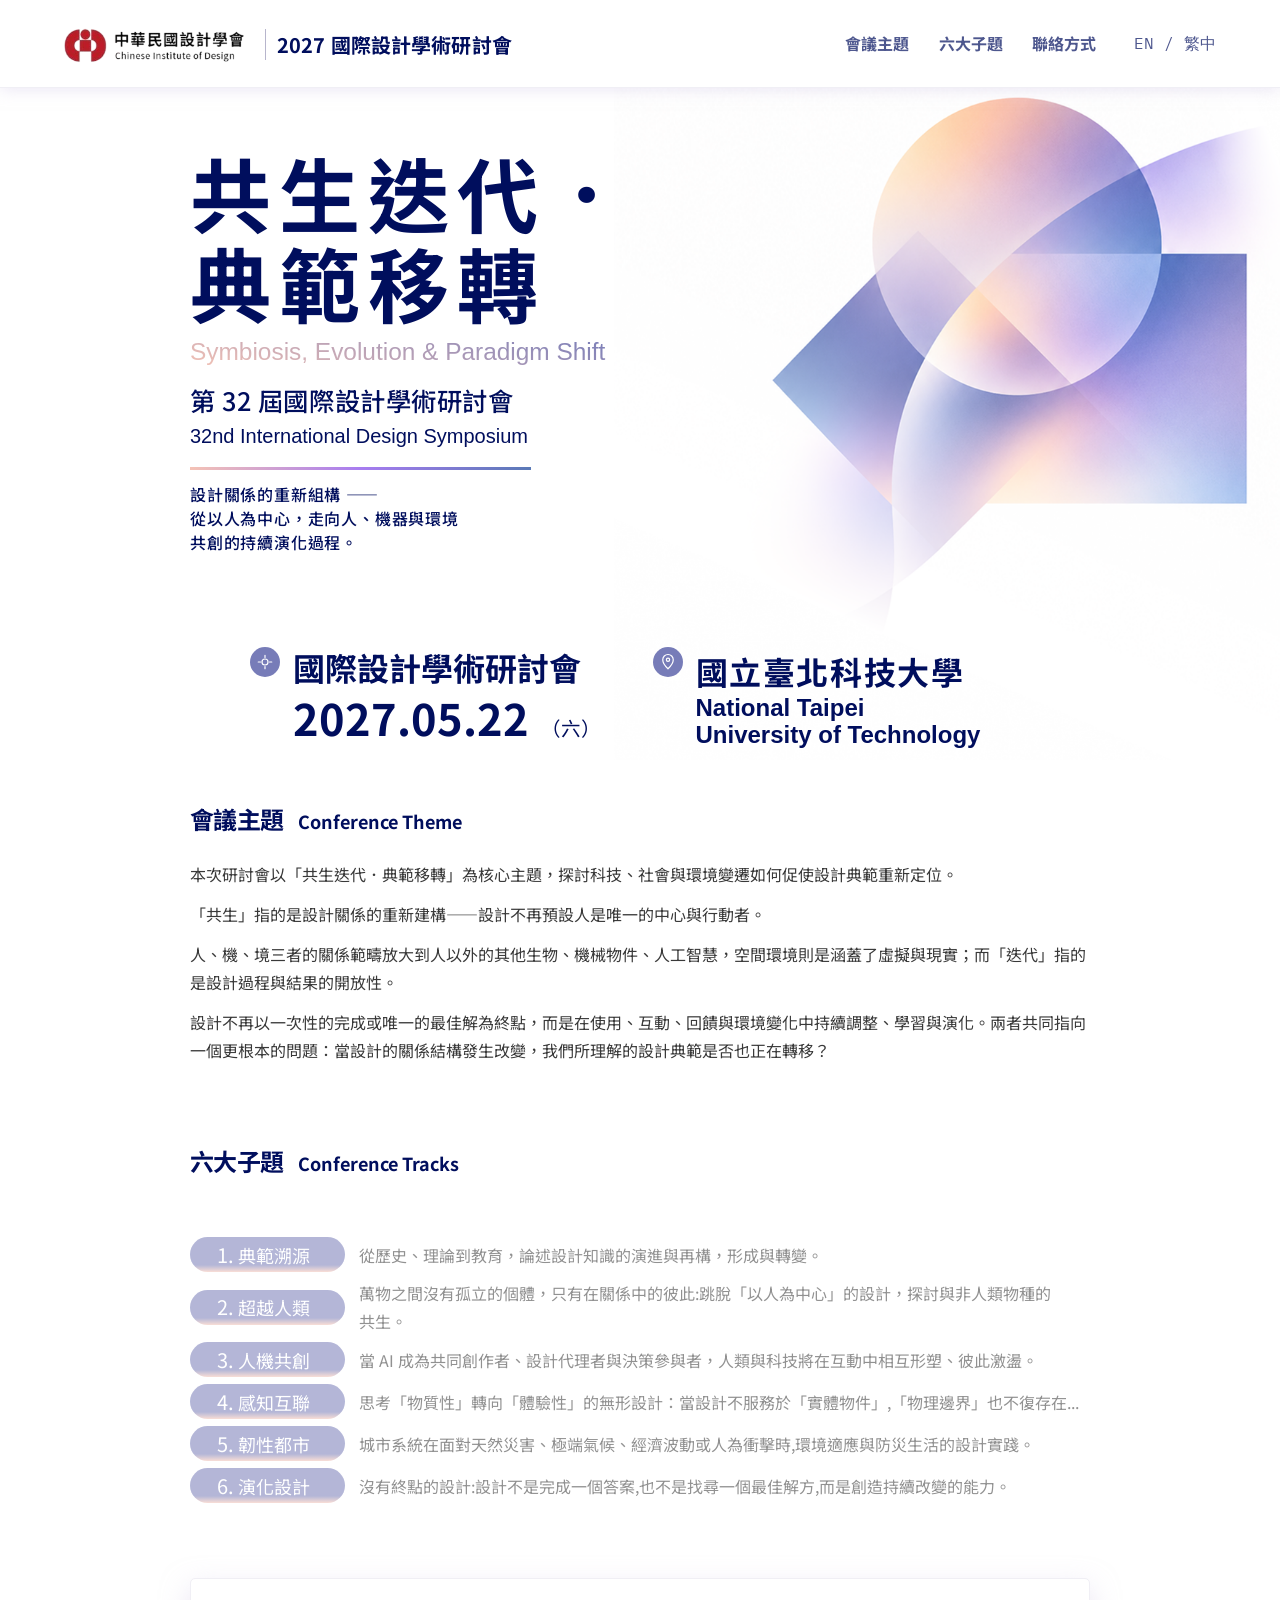
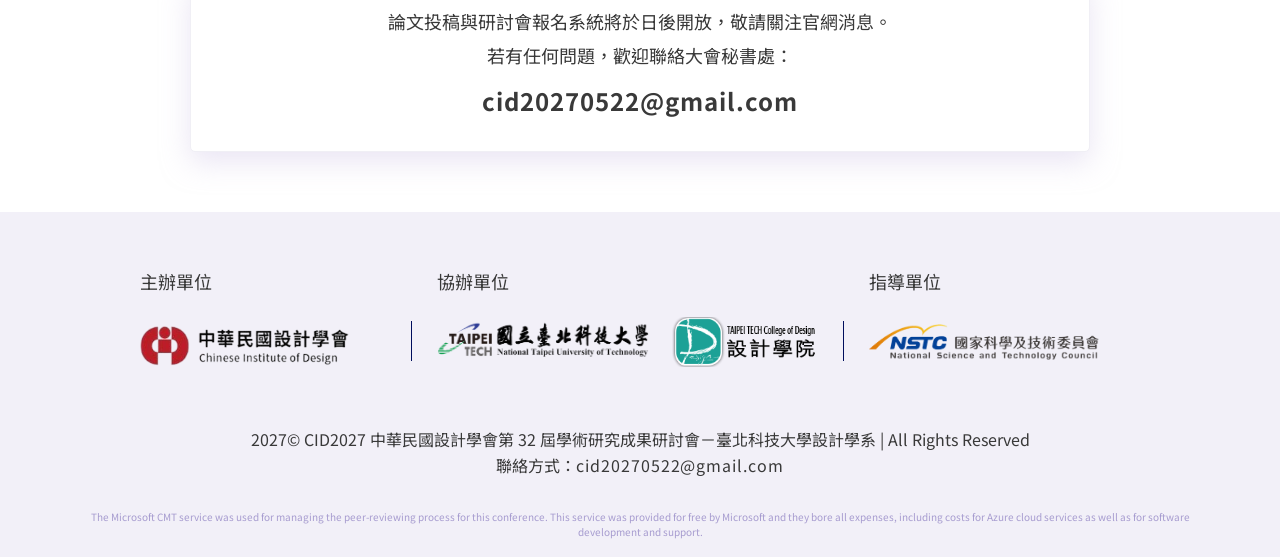
<file: index.html>
<!doctype html>
<html lang="zh-Hant">
<head>
  <meta charset="utf-8">
  <meta name="viewport" content="width=device-width, initial-scale=1">
  <meta name="description" content="2027 中華民國設計學會第 32 屆國際設計學術研討會暨設計工作坊：共生迭代．典範移轉。">
  <title>共生迭代．典範移轉｜2027 國際設計學術研討會</title>
  <link rel="stylesheet" href="site.css?v=20261127-mobile-hero-12">
</head>
<body data-page="home">
  <div id="site-header"></div>
  <main id="main">
    <section class="home-hero" aria-labelledby="home-title">
      <div class="shell home-hero-inner">
        <div class="home-hero-copy">
          <h1 id="home-title"><span class="home-title-line" data-zh="共生迭代．" data-en="Symbiosis,">共生迭代．</span><span class="home-title-line" data-zh="典範移轉" data-en="Evolution &amp; Paradigm Shift">典範移轉</span></h1>
          <p class="home-hero-english">Symbiosis, Evolution &amp; <br class="mobile-line-break">Paradigm Shift</p>
          <p class="home-conference" data-zh="第 32 屆國際設計學術研討會" data-en="32nd International Design Symposium">第 32 屆國際設計學術研討會</p>
          <p class="home-conference-english">32nd International Design Symposium</p>
          <p class="home-hero-summary" data-zh="設計關係的重新組構 ——&#10;從以人為中心，走向人、機器與環境&#10;共創的持續演化過程。" data-en="Design relationships are being reconfigured—moving beyond human-centered thinking toward an ongoing process of co-evolution among people, machines, and environments.">設計關係的重新組構 ——<br>從以人為中心，走向人、機器與環境<br>共創的持續演化過程。</p>
        </div>
        <div class="home-hero-art">
          <img class="home-key-visual" src="assets/cid2027-key-visual.png" alt="大會主視覺：靛藍、淡紫與暖色交疊的幾何圖形。">
        </div>
        <div class="home-event-meta">
          <div class="home-meta-item home-meta-date">
            <span class="home-meta-symbol" aria-hidden="true"><svg viewBox="0 0 24 24" focusable="false"><path d="M12 3v3m0 12v3M3 12h3m12 0h3M12 8a4 4 0 1 0 0 8 4 4 0 0 0 0-8Z"/></svg></span>
            <div><span class="home-meta-label" data-zh="國際設計學術研討會" data-en="International Design Symposium">國際設計學術研討會</span><time datetime="2027-05-22">2027.05.22 <small data-zh="（六）" data-en="Sat.">（六）</small></time></div>
          </div>
          <div class="home-meta-item home-meta-place" role="group" aria-label="活動地點">
            <span class="home-meta-symbol" aria-hidden="true"><svg viewBox="0 0 24 24" focusable="false"><path d="M12 21s7-6.5 7-12a7 7 0 1 0-14 0c0 5.5 7 12 7 12Z"/><circle cx="12" cy="9" r="2.2"/></svg></span>
            <div><strong data-zh="國立臺北科技大學" data-en="National Taipei University of Technology">國立臺北科技大學</strong><small><span>National Taipei</span> <span>University of Technology</span></small></div>
          </div>
        </div>
      </div>
    </section>

    <section class="home-section home-theme" id="theme" aria-labelledby="theme-title">
      <div class="home-reading-width">
        <h2 id="theme-title"><span data-zh="會議主題" data-en="Conference Theme">會議主題</span><small>Conference Theme</small></h2>
        <div class="home-theme-copy">
          <p data-zh="本次研討會以「共生迭代．典範移轉」為核心主題，探討科技、社會與環境變遷如何促使設計典範重新定位。" data-en="Under the theme “Symbiosis, Evolution &amp; Paradigm Shift,” this symposium explores how changes in technology, society, and the environment are reshaping design paradigms.">本次研討會以「共生迭代．典範移轉」為核心主題，探討科技、社會與環境變遷如何促使設計典範重新定位。</p>
          <p data-zh="「共生」指的是設計關係的重新建構——設計不再預設人是唯一的中心與行動者。" data-en="“Symbiosis” refers to the reconstruction of design relationships—design no longer assumes humans are the only center and actors.">「共生」指的是設計關係的重新建構——設計不再預設人是唯一的中心與行動者。</p>
          <p data-zh="人、機、境三者的關係範疇放大到人以外的其他生物、機械物件、人工智慧，空間環境則是涵蓋了虛擬與現實；而「迭代」指的是設計過程與結果的開放性。" data-en="The relationships among people, machines, and environments expand to include other living beings, mechanical objects, and artificial intelligence; the spatial environment encompasses both virtual and physical realms. “Evolution” refers to the openness of design processes and outcomes.">人、機、境三者的關係範疇放大到人以外的其他生物、機械物件、人工智慧，空間環境則是涵蓋了虛擬與現實；而「迭代」指的是設計過程與結果的開放性。</p>
          <p data-zh="設計不再以一次性的完成或唯一的最佳解為終點，而是在使用、互動、回饋與環境變化中持續調整、學習與演化。兩者共同指向一個更根本的問題：當設計的關係結構發生改變，我們所理解的設計典範是否也正在轉移？" data-en="Design is no longer a one-time completion or a single optimal solution; it continues to adapt, learn, and evolve through use, interaction, feedback, and environmental change. Together, these ideas point to a more fundamental question: as the structure of design relationships changes, is the design paradigm we understand also shifting?">設計不再以一次性的完成或唯一的最佳解為終點，而是在使用、互動、回饋與環境變化中持續調整、學習與演化。兩者共同指向一個更根本的問題：當設計的關係結構發生改變，我們所理解的設計典範是否也正在轉移？</p>
        </div>
      </div>
    </section>

    <section class="home-section home-tracks" id="tracks" aria-labelledby="tracks-title">
      <div class="home-reading-width">
        <h2 id="tracks-title"><span data-zh="六大子題" data-en="Six Conference Tracks">六大子題</span><small>Conference Tracks</small></h2>
        <ol class="home-track-list">
          <li><a href="call-for-papers.html"><span class="home-track-name"><span class="home-track-number" aria-hidden="true">1.</span><span class="home-track-label" data-zh="典範溯源" data-en="Design Paradigms &amp; Knowledge">典範溯源</span></span><span class="home-track-desc" data-zh="從歷史、理論到教育，論述設計知識的演進與再構，形成與轉變。" data-en="Trace the evolution and reconstruction of design knowledge through history, theory, and education.">從歷史、理論到教育，論述設計知識的演進與再構，形成與轉變。</span></a></li>
          <li><a href="call-for-papers.html"><span class="home-track-name"><span class="home-track-number" aria-hidden="true">2.</span><span class="home-track-label" data-zh="超越人類" data-en="More-than-Human Design">超越人類</span></span><span class="home-track-desc" data-zh="萬物之間沒有孤立的個體，只有在關係中的彼此:跳脫「以人為中心」的設計，探討與非人類物種的共生。" data-en="No being exists in isolation; all are connected. Move beyond human-centered design to explore symbiosis with non-human species.">萬物之間沒有孤立的個體，只有在關係中的彼此:跳脫「以人為中心」的設計，探討與非人類物種的共生。</span></a></li>
          <li><a href="call-for-papers.html"><span class="home-track-name"><span class="home-track-number" aria-hidden="true">3.</span><span class="home-track-label" data-zh="人機共創" data-en="Human–AI Co-Creation">人機共創</span></span><span class="home-track-desc" data-zh="當 AI 成為共同創作者、設計代理者與決策參與者，人類與科技將在互動中相互形塑、彼此激盪。" data-en="As AI becomes a co-creator, design agent, and decision participant, people and technology shape one another through interaction.">當 AI 成為共同創作者、設計代理者與決策參與者，人類與科技將在互動中相互形塑、彼此激盪。</span></a></li>
          <li><a href="call-for-papers.html"><span class="home-track-name"><span class="home-track-number" aria-hidden="true">4.</span><span class="home-track-label" data-zh="感知互聯" data-en="Connected Senses">感知互聯</span></span><span class="home-track-desc" data-zh="思考「物質性」轉向「體驗性」的無形設計：當設計不服務於「實體物件」,「物理邊界」也不復存在..." data-en="Consider intangible design moving from materiality to experience: when design no longer serves physical objects, physical boundaries may cease to exist...">思考「物質性」轉向「體驗性」的無形設計：當設計不服務於「實體物件」,「物理邊界」也不復存在...</span></a></li>
          <li><a href="call-for-papers.html"><span class="home-track-name"><span class="home-track-number" aria-hidden="true">5.</span><span class="home-track-label" data-zh="韌性都市" data-en="Resilient Cities">韌性都市</span></span><span class="home-track-desc" data-zh="城市系統在面對天然災害、極端氣候、經濟波動或人為衝擊時,環境適應與防災生活的設計實踐。" data-en="Design practices for environmental adaptation and disaster-resilient living amid natural disasters, extreme weather, economic shifts, or human impacts.">城市系統在面對天然災害、極端氣候、經濟波動或人為衝擊時,環境適應與防災生活的設計實踐。</span></a></li>
          <li><a href="call-for-papers.html"><span class="home-track-name"><span class="home-track-number" aria-hidden="true">6.</span><span class="home-track-label" data-zh="演化設計" data-en="Evolving Design">演化設計</span></span><span class="home-track-desc" data-zh="沒有終點的設計:設計不是完成一個答案,也不是找尋一個最佳解方,而是創造持續改變的能力。" data-en="Design has no end: it is not about completing an answer or finding the single best solution, but creating the capacity for continuous change.">沒有終點的設計:設計不是完成一個答案,也不是找尋一個最佳解方,而是創造持續改變的能力。</span></a></li>
        </ol>
      </div>
    </section>

    <section class="home-contact" id="contact" aria-label="聯絡方式">
      <div class="home-contact-card">
        <p data-zh="論文投稿與研討會報名系統將於日後開放，敬請關注官網消息。" data-en="Paper submission and symposium registration will open later. Please check this website for updates.">論文投稿與研討會報名系統將於日後開放，敬請關注官網消息。</p>
        <p data-zh="若有任何問題，歡迎聯絡大會秘書處：" data-en="For enquiries, please contact the conference secretariat:">若有任何問題，歡迎聯絡大會秘書處：</p>
        <a href="mailto:cid20270522@gmail.com">cid20270522@gmail.com</a>
      </div>
    </section>
  </main>
  <div id="site-footer"></div>
  <div class="cmt-acknowledgment-band"><div class="shell"><p class="cmt-acknowledgment">The Microsoft CMT service was used for managing the peer-reviewing process for this conference. This service was provided for free by Microsoft and they bore all expenses, including costs for Azure cloud services as well as for software development and support.</p></div></div>
  <div id="toast" class="toast" role="status" aria-live="polite"></div>
  <script src="site.js?v=20261127-mobile-hero-11"></script>
</body>
</html>
</file>
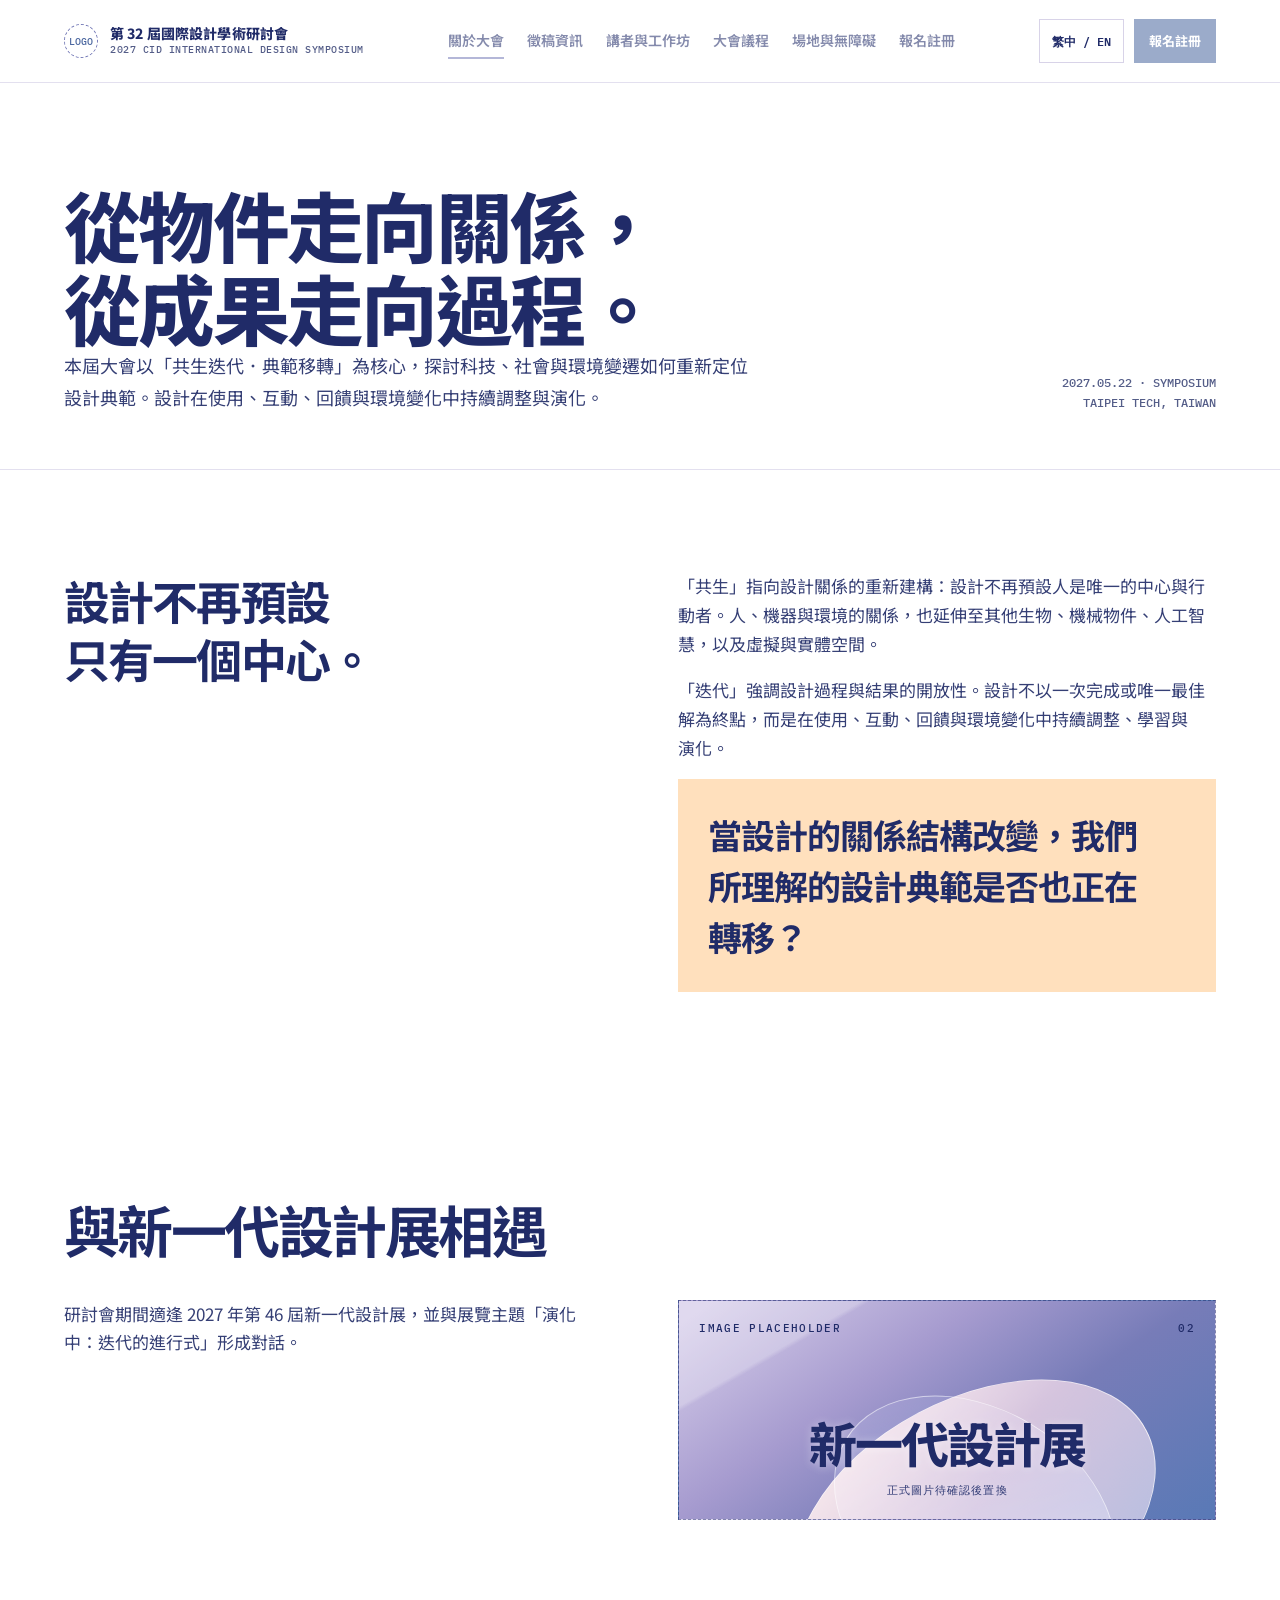
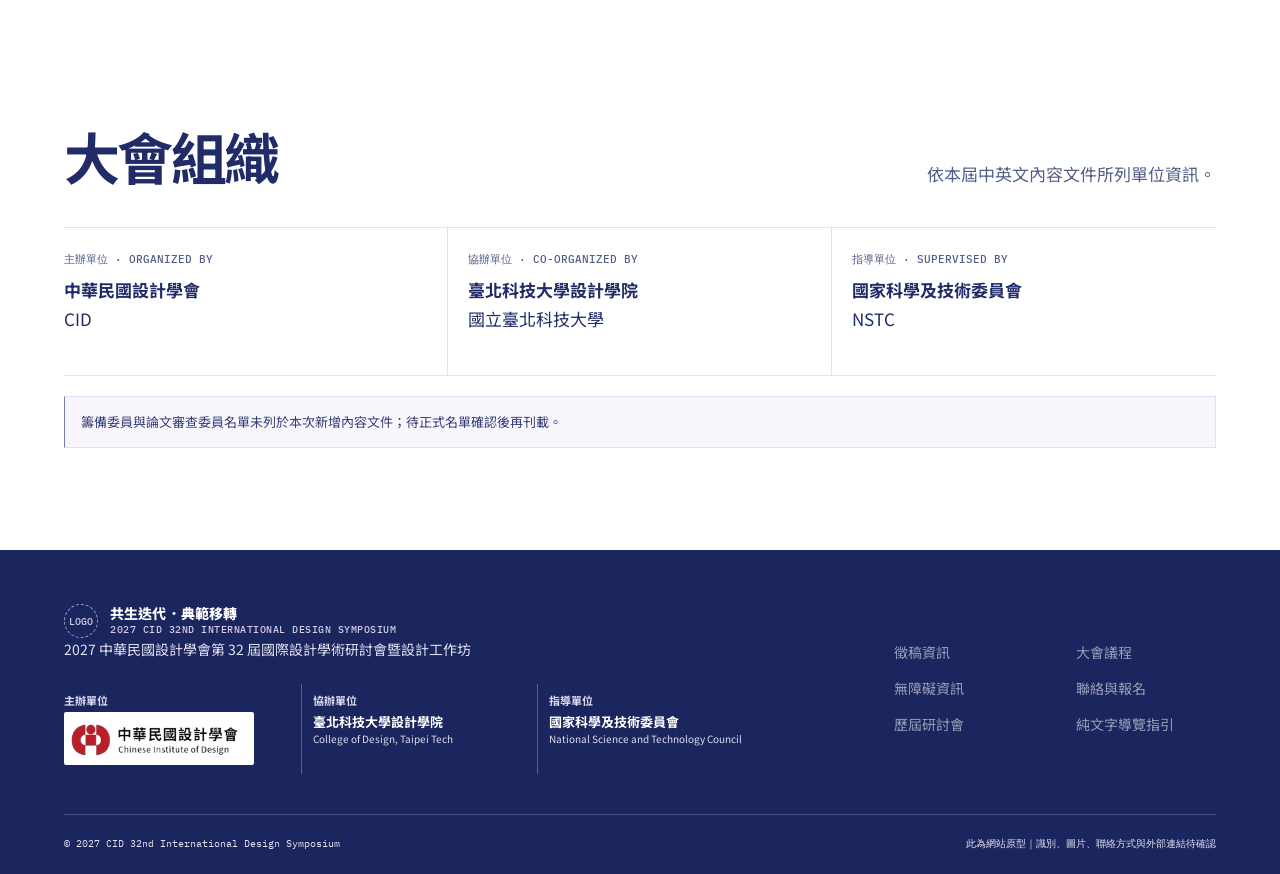
<file: about.html>
<!doctype html>
<html lang="zh-Hant"><head><meta charset="utf-8"><meta name="viewport" content="width=device-width, initial-scale=1"><meta name="description" content="2027 CID 國際設計研討會主題與大會組織資訊"><title>關於大會｜共生迭代．典範移轉</title><link rel="stylesheet" href="site.css?v=20261127-mobile-hero-12"></head>
<body data-page="about"><div id="site-header"></div><main id="main">
  <section class="subhero"><div class="shell subhero-row"><div><div class="eyebrow">ABOUT THE SYMPOSIUM</div><h1>從物件走向關係，<br>從成果走向過程。</h1><p class="intro" data-zh="本屆大會以「共生迭代．典範移轉」為核心，探討科技、社會與環境變遷如何重新定位設計典範。設計在使用、互動、回饋與環境變化中持續調整與演化。" data-en="Centered on “Symbiosis, Evolution &amp; Paradigm Shift,” the conference explores how technological, social, and environmental changes reposition design paradigms. Design continually adapts and evolves through use, interaction, feedback, and environmental change.">本屆大會以「共生迭代．典範移轉」為核心，探討科技、社會與環境變遷如何重新定位設計典範。設計在使用、互動、回饋與環境變化中持續調整與演化。</p></div><div class="subhero-aside">2027.05.22 · SYMPOSIUM<br>TAIPEI TECH, TAIWAN</div></div></section>
  <section class="section"><div class="shell copy-grid"><div><div class="eyebrow">THE THEME</div><h2><span data-zh="設計不再預設" data-en="Design no longer assumes">設計不再預設</span><br><span data-zh="只有一個中心。" data-en="a single center.">只有一個中心。</span></h2></div><div><p data-zh="「共生」指向設計關係的重新建構：設計不再預設人是唯一的中心與行動者。人、機器與環境的關係，也延伸至其他生物、機械物件、人工智慧，以及虛擬與實體空間。" data-en="“Symbiosis” reconfigures design relationships beyond the assumption that humans are the sole center and agents. The human–machine–environment network extends to other organisms, mechanical artifacts, AI, and virtual and physical spaces.">「共生」指向設計關係的重新建構：設計不再預設人是唯一的中心與行動者。人、機器與環境的關係，也延伸至其他生物、機械物件、人工智慧，以及虛擬與實體空間。</p><p data-zh="「迭代」強調設計過程與結果的開放性。設計不以一次完成或唯一最佳解為終點，而是在使用、互動、回饋與環境變化中持續調整、學習與演化。" data-en="“Evolution” emphasizes open-ended processes and outcomes. Rather than ending with a one-off solution or a single optimum, design continues to adapt, learn, and evolve through use, interaction, feedback, and environmental shifts.">「迭代」強調設計過程與結果的開放性。設計不以一次完成或唯一最佳解為終點，而是在使用、互動、回饋與環境變化中持續調整、學習與演化。</p><div class="quote-panel" data-zh="當設計的關係結構改變，我們所理解的設計典範是否也正在轉移？" data-en="As design’s relational structures change, is our understanding of the design paradigm also shifting?">當設計的關係結構改變，我們所理解的設計典範是否也正在轉移？</div></div></div></section>
  <section class="section white"><div class="shell"><div class="section-head"><div><div class="eyebrow">A SHARED MOMENT</div><h2 data-zh="與新一代設計展相遇" data-en="Alongside the Young Designers’ Exhibition">與新一代設計展相遇</h2></div></div><div class="copy-grid"><div><p data-zh="研討會期間適逢 2027 年第 46 屆新一代設計展，並與展覽主題「演化中：迭代的進行式」形成對話。" data-en="The symposium takes place alongside the 46th Young Designers’ Exhibition in 2027, in dialogue with its theme, “Evolving: Iteration in Progress.”">研討會期間適逢 2027 年第 46 屆新一代設計展，並與展覽主題「演化中：迭代的進行式」形成對話。</p></div><div><div class="visual-placeholder" style="min-height:220px" aria-label="新一代設計展圖片佔位"><div class="placeholder-tag"><span>IMAGE PLACEHOLDER</span><span>02</span></div><div class="placeholder-core">新一代設計展<small>正式圖片待確認後置換</small></div></div></div></div></div></section>
  <section class="section"><div class="shell"><div class="section-head"><div><div class="eyebrow">ORGANIZATION</div><h2 data-zh="大會組織" data-en="Conference Organizations">大會組織</h2></div><p data-zh="依本屆中英文內容文件所列單位資訊。" data-en="Organization details follow the conference’s supplied bilingual content.">依本屆中英文內容文件所列單位資訊。</p></div><div class="committee-strip"><div><small data-zh="主辦單位 · ORGANIZED BY" data-en="ORGANIZED BY">主辦單位 · ORGANIZED BY</small><strong data-zh="中華民國設計學會" data-en="Chinese Institute of Design">中華民國設計學會</strong><p>CID</p></div><div><small data-zh="協辦單位 · CO-ORGANIZED BY" data-en="CO-ORGANIZED BY">協辦單位 · CO-ORGANIZED BY</small><strong data-zh="臺北科技大學設計學院" data-en="College of Design, Taipei Tech">臺北科技大學設計學院</strong><p data-zh="國立臺北科技大學" data-en="Taipei Tech">國立臺北科技大學</p></div><div><small data-zh="指導單位 · SUPERVISED BY" data-en="SUPERVISED BY">指導單位 · SUPERVISED BY</small><strong data-zh="國家科學及技術委員會" data-en="National Science and Technology Council">國家科學及技術委員會</strong><p>NSTC</p></div></div><div class="prototype-note" data-zh="籌備委員與論文審查委員名單未列於本次新增內容文件；待正式名單確認後再刊載。" data-en="The newly supplied content does not include organizing or paper-review committee names; they will be added once the official lists are confirmed.">籌備委員與論文審查委員名單未列於本次新增內容文件；待正式名單確認後再刊載。</div></div></section>
</main><div id="site-footer"></div><div id="toast" class="toast" role="status" aria-live="polite"></div><script src="site.js?v=20261127-mobile-hero-11"></script></body></html>
</file>
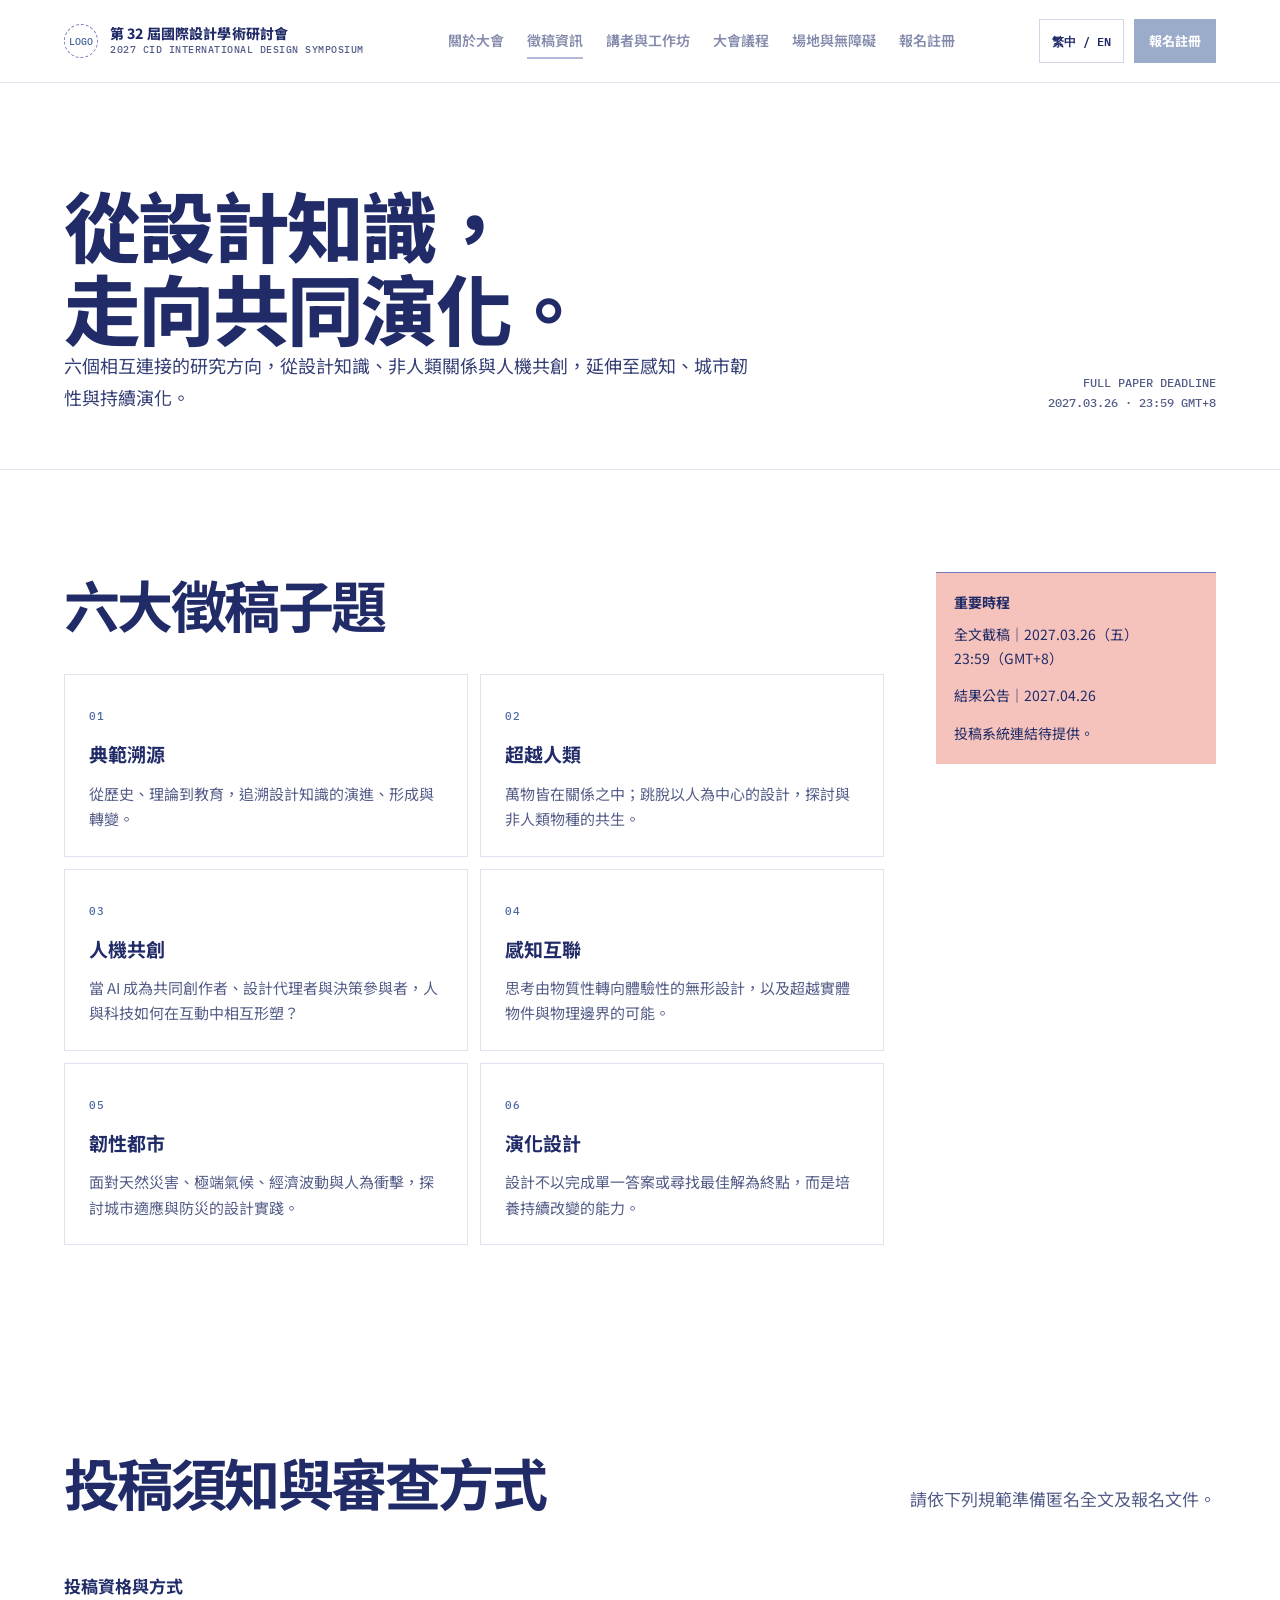
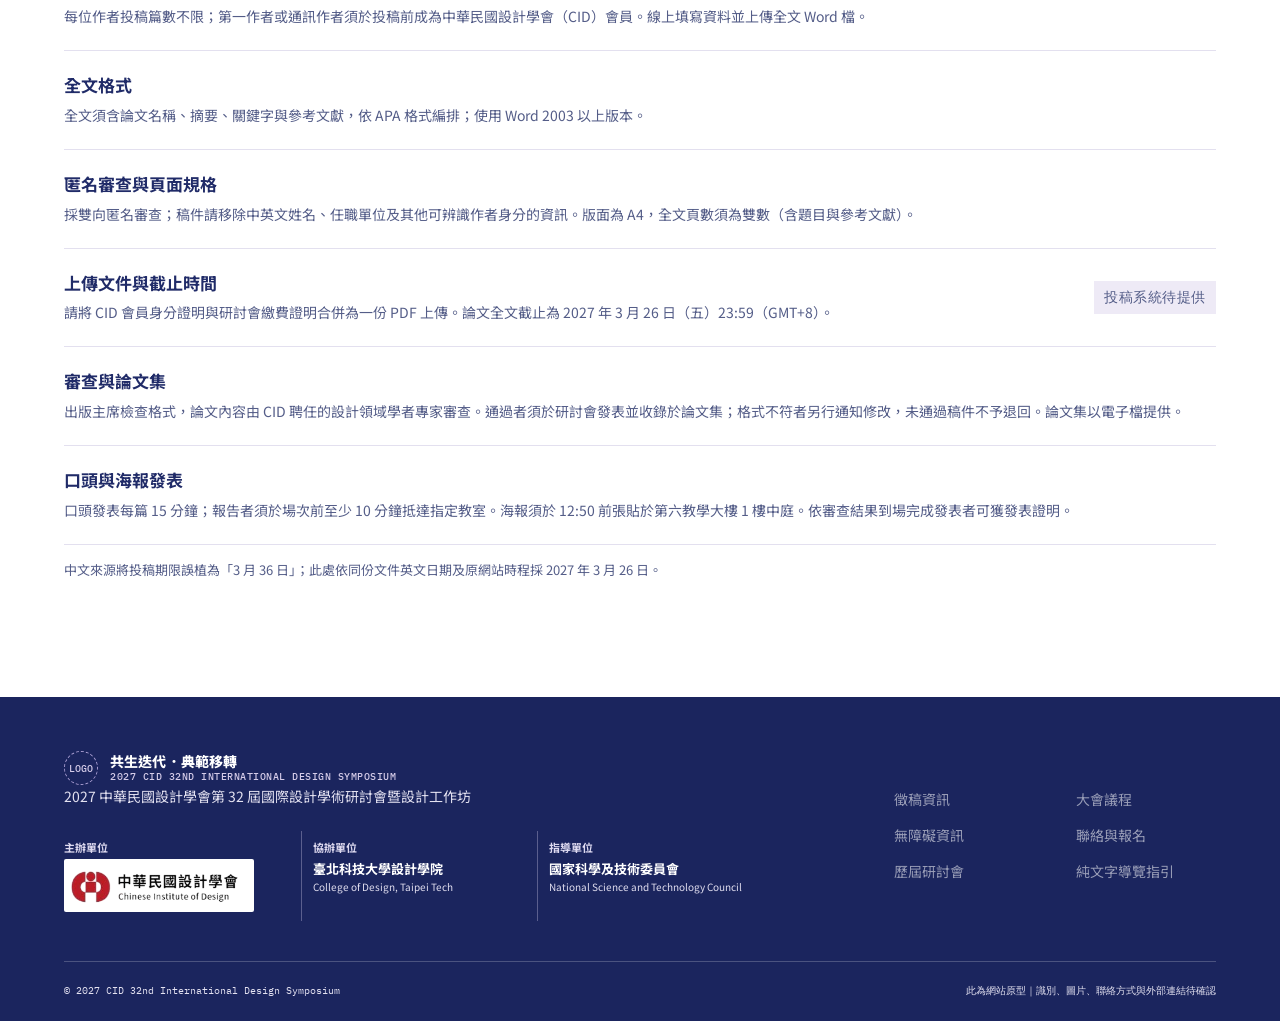
<file: call-for-papers.html>
<!doctype html>
<html lang="zh-Hant"><head><meta charset="utf-8"><meta name="viewport" content="width=device-width, initial-scale=1"><meta name="description" content="2027 CID 國際設計研討會六大子題、投稿規則與審查方式"><title>徵稿資訊｜共生迭代．典範移轉</title><link rel="stylesheet" href="site.css?v=20261127-mobile-hero-12"></head>
<body data-page="call-for-papers"><div id="site-header"></div><main id="main">
  <section class="subhero"><div class="shell subhero-row"><div><div class="eyebrow">CALL FOR PAPERS</div><h1>從設計知識，<br>走向共同演化。</h1><p class="intro" data-zh="六個相互連接的研究方向，從設計知識、非人類關係與人機共創，延伸至感知、城市韌性與持續演化。" data-en="Six connected tracks span design knowledge, more-than-human relations, and human–AI co-creation, extending to perception, urban resilience, and continuous change.">六個相互連接的研究方向，從設計知識、非人類關係與人機共創，延伸至感知、城市韌性與持續演化。</p></div><div class="subhero-aside">FULL PAPER DEADLINE<br>2027.03.26 · 23:59 GMT+8</div></div></section>
  <section class="section"><div class="shell content-layout"><div><div class="section-head"><div><div class="eyebrow">SIX THEMES</div><h2 data-zh="六大徵稿子題" data-en="Six Conference Tracks">六大徵稿子題</h2></div></div><div class="topic-list">
    <article class="topic-detail"><span class="topic-index">01</span><h3 data-zh="典範溯源" data-en="Design Paradigms &amp; Knowledge">典範溯源</h3><p data-zh="從歷史、理論到教育，追溯設計知識的演進、形成與轉變。" data-en="Trace the evolution, formation, and transformation of design knowledge through history, theory, and education.">從歷史、理論到教育，追溯設計知識的演進、形成與轉變。</p></article>
    <article class="topic-detail"><span class="topic-index">02</span><h3 data-zh="超越人類" data-en="More-than-Human Design">超越人類</h3><p data-zh="萬物皆在關係之中；跳脫以人為中心的設計，探討與非人類物種的共生。" data-en="Move beyond human-centered design to explore relationality and symbiosis with non-human species.">萬物皆在關係之中；跳脫以人為中心的設計，探討與非人類物種的共生。</p></article>
    <article class="topic-detail"><span class="topic-index">03</span><h3 data-zh="人機共創" data-en="Human–AI Co-Creation">人機共創</h3><p data-zh="當 AI 成為共同創作者、設計代理者與決策參與者，人與科技如何在互動中相互形塑？" data-en="As AI becomes a co-creator, design agent, and decision-making participant, how do humans and technology shape one another through interaction?">當 AI 成為共同創作者、設計代理者與決策參與者，人與科技如何在互動中相互形塑？</p></article>
    <article class="topic-detail"><span class="topic-index">04</span><h3 data-zh="感知互聯" data-en="Connected Senses">感知互聯</h3><p data-zh="思考由物質性轉向體驗性的無形設計，以及超越實體物件與物理邊界的可能。" data-en="Explore intangible design as it shifts from materiality to experience, beyond physical objects and boundaries.">思考由物質性轉向體驗性的無形設計，以及超越實體物件與物理邊界的可能。</p></article>
    <article class="topic-detail"><span class="topic-index">05</span><h3 data-zh="韌性都市" data-en="Resilient Cities">韌性都市</h3><p data-zh="面對天然災害、極端氣候、經濟波動與人為衝擊，探討城市適應與防災的設計實踐。" data-en="Explore design practices for urban adaptability and disaster resilience amid natural hazards, climate extremes, economic fluctuations, and human-induced disruptions.">面對天然災害、極端氣候、經濟波動與人為衝擊，探討城市適應與防災的設計實踐。</p></article>
    <article class="topic-detail"><span class="topic-index">06</span><h3 data-zh="演化設計" data-en="Evolving Design">演化設計</h3><p data-zh="設計不以完成單一答案或尋找最佳解為終點，而是培養持續改變的能力。" data-en="Design without an endpoint: cultivate the capacity for continuous change rather than a single answer or optimal solution.">設計不以完成單一答案或尋找最佳解為終點，而是培養持續改變的能力。</p></article>
  </div></div><aside class="side-note"><strong data-zh="重要時程" data-en="Key Dates">重要時程</strong><p><span data-zh="全文截稿" data-en="Full paper deadline">全文截稿</span>｜2027.03.26（五）23:59（GMT+8）</p><p><span data-zh="結果公告" data-en="Results announced">結果公告</span>｜2027.04.26</p><p style="margin:12px 0 0" data-zh="投稿系統連結待提供。" data-en="Submission-system link forthcoming.">投稿系統連結待提供。</p></aside></div></section>
  <section class="section white"><div class="shell"><div class="section-head"><div><div class="eyebrow">SUBMISSION</div><h2 data-zh="投稿須知與審查方式" data-en="Submission & Review Guidelines">投稿須知與審查方式</h2></div><p data-zh="請依下列規範準備匿名全文及報名文件。" data-en="Prepare an anonymized full paper and registration documents according to these guidelines.">請依下列規範準備匿名全文及報名文件。</p></div>
    <div class="resource-row"><div><strong data-zh="投稿資格與方式" data-en="Eligibility & Submission">投稿資格與方式</strong><span data-zh="每位作者投稿篇數不限；第一作者或通訊作者須於投稿前成為中華民國設計學會（CID）會員。線上填寫資料並上傳全文 Word 檔。" data-en="There is no limit on submissions per author. The first or corresponding author must be a CID member before submission. Register online and upload the full paper as a Word file.">每位作者投稿篇數不限；第一作者或通訊作者須於投稿前成為中華民國設計學會（CID）會員。線上填寫資料並上傳全文 Word 檔。</span></div></div>
    <div class="resource-row"><div><strong data-zh="全文格式" data-en="Manuscript Format">全文格式</strong><span data-zh="全文須含論文名稱、摘要、關鍵字與參考文獻，依 APA 格式編排；使用 Word 2003 以上版本。" data-en="Include the full title, abstract, keywords, and references; follow APA style and use Word 2003 or later.">全文須含論文名稱、摘要、關鍵字與參考文獻，依 APA 格式編排；使用 Word 2003 以上版本。</span></div></div>
    <div class="resource-row"><div><strong data-zh="匿名審查與頁面規格" data-en="Double-Blind Review & Page Format">匿名審查與頁面規格</strong><span data-zh="採雙向匿名審查；稿件請移除中英文姓名、任職單位及其他可辨識作者身分的資訊。版面為 A4，全文頁數須為雙數（含題目與參考文獻）。" data-en="Double-blind review: remove author names in Chinese and English, affiliations, and other identifying details. Use A4 pages and an even total page count, including title and references.">採雙向匿名審查；稿件請移除中英文姓名、任職單位及其他可辨識作者身分的資訊。版面為 A4，全文頁數須為雙數（含題目與參考文獻）。</span></div></div>
    <div class="resource-row"><div><strong data-zh="上傳文件與截止時間" data-en="Required Files & Deadline">上傳文件與截止時間</strong><span data-zh="請將 CID 會員身分證明與研討會繳費證明合併為一份 PDF 上傳。論文全文截止為 2027 年 3 月 26 日（五）23:59（GMT+8）。" data-en="Combine proof of CID membership and conference-fee payment into one PDF for upload. Full-paper deadline: March 26, 2027 (Friday), 23:59 (GMT+8).">請將 CID 會員身分證明與研討會繳費證明合併為一份 PDF 上傳。論文全文截止為 2027 年 3 月 26 日（五）23:59（GMT+8）。</span></div><span class="status-pill" data-zh="投稿系統待提供" data-en="System link forthcoming">投稿系統待提供</span></div>
    <div class="resource-row"><div><strong data-zh="審查與論文集" data-en="Review & Proceedings">審查與論文集</strong><span data-zh="出版主席檢查格式，論文內容由 CID 聘任的設計領域學者專家審查。通過者須於研討會發表並收錄於論文集；格式不符者另行通知修改，未通過稿件不予退回。論文集以電子檔提供。" data-en="The Publication Chair checks formatting; CID-appointed design scholars and experts review content. Accepted papers must be presented and will appear in the proceedings. Authors will be notified of formatting revisions; rejected manuscripts are not returned. Proceedings are distributed digitally.">出版主席檢查格式，論文內容由 CID 聘任的設計領域學者專家審查。通過者須於研討會發表並收錄於論文集；格式不符者另行通知修改，未通過稿件不予退回。論文集以電子檔提供。</span></div></div>
    <div class="resource-row"><div><strong data-zh="口頭與海報發表" data-en="Oral & Poster Presentations">口頭與海報發表</strong><span data-zh="口頭發表每篇 15 分鐘；報告者須於場次前至少 10 分鐘抵達指定教室。海報須於 12:50 前張貼於第六教學大樓 1 樓中庭。依審查結果到場完成發表者可獲發表證明。" data-en="Oral presentations are 15 minutes per paper; presenters should arrive at their assigned room at least 10 minutes before the session. Posters must be mounted in the Sixth Academic Building 1F Atrium before 12:50. Authors who present on site receive a certificate.">口頭發表每篇 15 分鐘；報告者須於場次前至少 10 分鐘抵達指定教室。海報須於 12:50 前張貼於第六教學大樓 1 樓中庭。依審查結果到場完成發表者可獲發表證明。</span></div></div>
    <p class="schedule-note" data-zh="中文來源將投稿期限誤植為「3 月 36 日」；此處依同份文件英文日期及原網站時程採 2027 年 3 月 26 日。" data-en="The Chinese source contains a deadline typo (“March 36”); this page uses March 26, consistent with the English source and existing site schedule.">中文來源將投稿期限誤植為「3 月 36 日」；此處依同份文件英文日期及原網站時程採 2027 年 3 月 26 日。</p>
  </div></section>
</main><div id="site-footer"></div><div id="toast" class="toast" role="status" aria-live="polite"></div><script src="site.js?v=20261127-mobile-hero-11"></script></body></html>
</file>
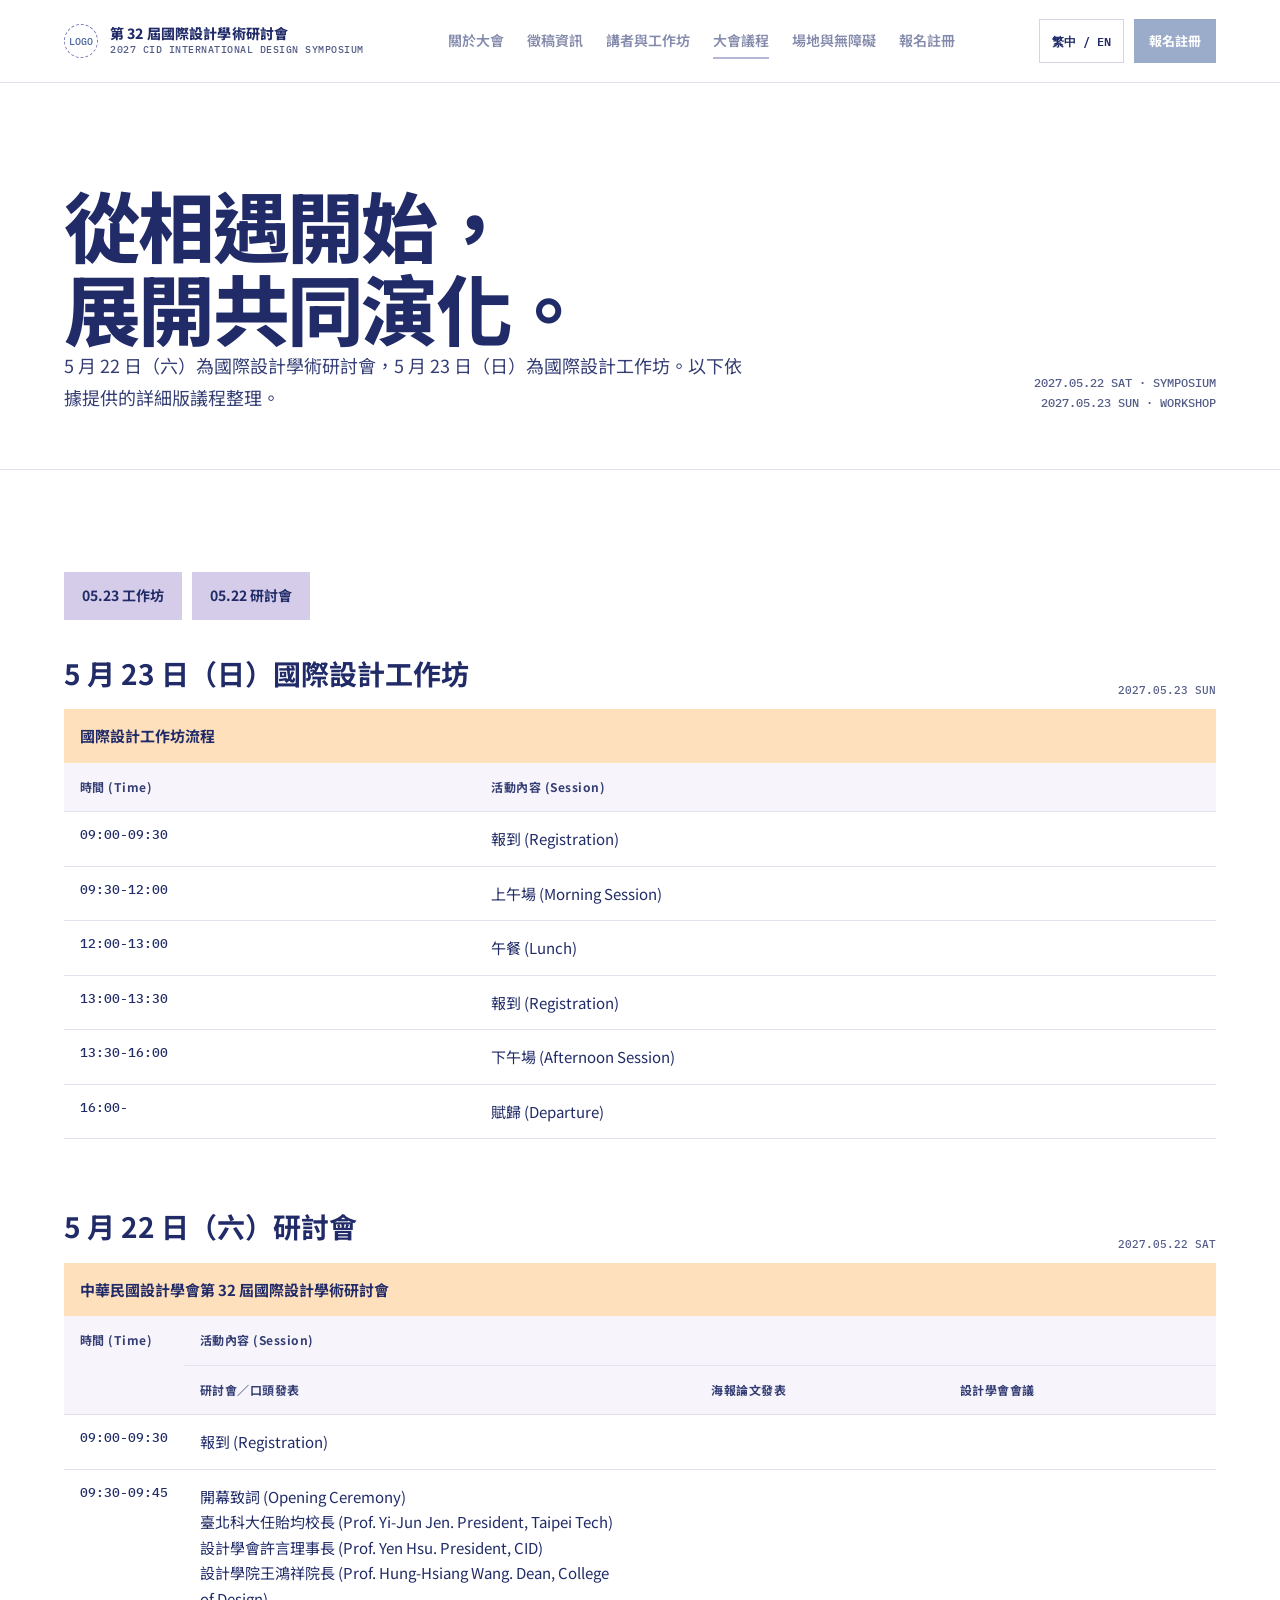
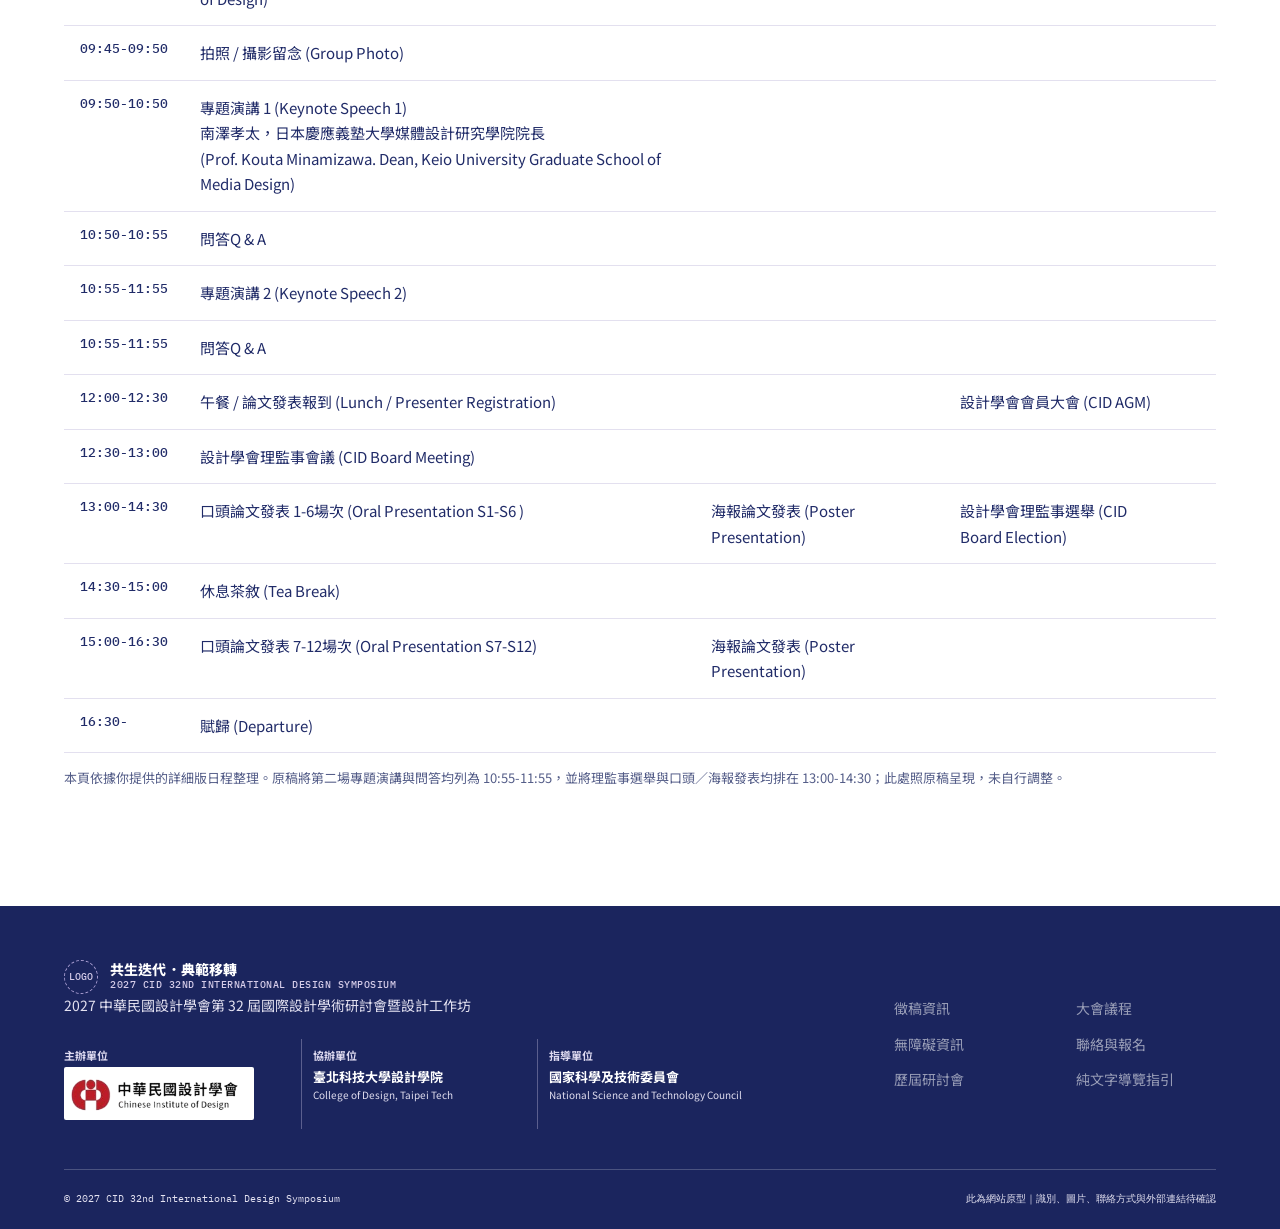
<file: program.html>
<!doctype html>
<html lang="zh-Hant">
<head>
  <meta charset="utf-8">
  <meta name="viewport" content="width=device-width, initial-scale=1">
  <meta name="description" content="2027 CID 國際設計研討會及設計工作坊議程">
  <title>大會議程｜共生迭代．典範移轉</title>
  <link rel="stylesheet" href="site.css?v=20261127-mobile-hero-12">
</head>
<body data-page="program">
  <div id="site-header"></div>
  <main id="main">
    <section class="subhero">
      <div class="shell subhero-row">
        <div>
          <div class="eyebrow">PROGRAM</div>
          <h1>從相遇開始，<br>展開共同演化。</h1>
          <p class="intro" data-zh="5 月 22 日（六）為國際設計學術研討會，5 月 23 日（日）為國際設計工作坊。以下依據提供的詳細版議程整理。" data-en="The International Design Symposium takes place on Saturday, May 22, and the International Design Workshop on Sunday, May 23. The schedules below follow the detailed program you supplied.">5 月 22 日（六）為國際設計學術研討會，5 月 23 日（日）為國際設計工作坊。以下依據提供的詳細版議程整理。</p>
        </div>
        <div class="subhero-aside">2027.05.22 SAT · SYMPOSIUM<br>2027.05.23 SUN · WORKSHOP</div>
      </div>
    </section>

    <section class="section">
      <div class="shell">
        <div class="schedule-tabs">
          <a href="#workshop-day" data-zh="05.23 工作坊" data-en="05.23 Workshop">05.23 工作坊</a>
          <a href="#symposium-day" data-zh="05.22 研討會" data-en="05.22 Symposium">05.22 研討會</a>
        </div>

        <div id="workshop-day" class="schedule-title">
          <h2 data-zh="5 月 23 日（日）國際設計工作坊" data-en="May 23 (Sun.) · International Design Workshop">5 月 23 日（日）國際設計工作坊</h2>
          <span>2027.05.23 SUN</span>
        </div>
        <div class="table-wrap">
          <table>
            <caption data-zh="國際設計工作坊流程" data-en="International Design Workshop Schedule">國際設計工作坊流程</caption>
            <thead>
              <tr><th scope="col" data-zh="時間 (Time)" data-en="Time">時間 (Time)</th><th scope="col" data-zh="活動內容 (Session)" data-en="Session">活動內容 (Session)</th></tr>
            </thead>
            <tbody>
              <tr><td>09:00-09:30</td><td data-zh="報到 (Registration)" data-en="Registration">報到 (Registration)</td></tr>
              <tr><td>09:30-12:00</td><td data-zh="上午場 (Morning Session)" data-en="Morning Session">上午場 (Morning Session)</td></tr>
              <tr><td>12:00-13:00</td><td data-zh="午餐 (Lunch)" data-en="Lunch">午餐 (Lunch)</td></tr>
              <tr><td>13:00-13:30</td><td data-zh="報到 (Registration)" data-en="Registration">報到 (Registration)</td></tr>
              <tr><td>13:30-16:00</td><td data-zh="下午場 (Afternoon Session)" data-en="Afternoon Session">下午場 (Afternoon Session)</td></tr>
              <tr><td>16:00-</td><td data-zh="賦歸 (Departure)" data-en="Departure">賦歸 (Departure)</td></tr>
            </tbody>
          </table>
        </div>

        <div id="symposium-day" class="schedule-title" style="margin-top:64px">
          <h2 data-zh="5 月 22 日（六）研討會" data-en="May 22 (Sat.) · Symposium">5 月 22 日（六）研討會</h2>
          <span>2027.05.22 SAT</span>
        </div>
        <div class="table-wrap">
          <table>
            <caption data-zh="中華民國設計學會第 32 屆國際設計學術研討會" data-en="Chinese Institute of Design 32nd International Design Symposium">中華民國設計學會第 32 屆國際設計學術研討會</caption>
            <thead>
              <tr>
                <th scope="col" rowspan="2" data-zh="時間 (Time)" data-en="Time">時間 (Time)</th>
                <th scope="col" colspan="3" data-zh="活動內容 (Session)" data-en="Session">活動內容 (Session)</th>
              </tr>
              <tr>
                <th scope="col" data-zh="研討會／口頭發表" data-en="Symposium / Oral Sessions">研討會／口頭發表</th>
                <th scope="col" data-zh="海報論文發表" data-en="Poster Presentation">海報論文發表</th>
                <th scope="col" data-zh="設計學會會議" data-en="CID Meetings">設計學會會議</th>
              </tr>
            </thead>
            <tbody>
              <tr><td>09:00-09:30</td><td data-zh="報到 (Registration)" data-en="Registration">報到 (Registration)</td><td></td><td></td></tr>
              <tr>
                <td>09:30-09:45</td>
                <td><span data-zh="開幕致詞 (Opening Ceremony)" data-en="Opening Ceremony">開幕致詞 (Opening Ceremony)</span><br><span data-zh="臺北科大任貽均校長 (Prof. Yi-Jun Jen. President, Taipei Tech)" data-en="Prof. Yi-Jun Jen. President, Taipei Tech">臺北科大任貽均校長 (Prof. Yi-Jun Jen. President, Taipei Tech)</span><br><span data-zh="設計學會許言理事長 (Prof. Yen Hsu. President, CID)" data-en="Prof. Yen Hsu. President, CID">設計學會許言理事長 (Prof. Yen Hsu. President, CID)</span><br><span data-zh="設計學院王鴻祥院長 (Prof. Hung-Hsiang Wang. Dean, College of Design)" data-en="Prof. Hung-Hsiang Wang. Dean, College of Design">設計學院王鴻祥院長 (Prof. Hung-Hsiang Wang. Dean, College of Design)</span></td>
                <td></td><td></td>
              </tr>
              <tr><td>09:45-09:50</td><td data-zh="拍照 / 攝影留念 (Group Photo)" data-en="Group Photo">拍照 / 攝影留念 (Group Photo)</td><td></td><td></td></tr>
              <tr>
                <td>09:50-10:50</td>
                <td><span data-zh="專題演講 1 (Keynote Speech 1)" data-en="Keynote Speech 1">專題演講 1 (Keynote Speech 1)</span><br><span data-zh="南澤孝太，日本慶應義塾大學媒體設計研究學院院長" data-en="Prof. Kouta Minamizawa. Dean, Keio University Graduate School of Media Design">南澤孝太，日本慶應義塾大學媒體設計研究學院院長</span><br><span>(Prof. Kouta Minamizawa. Dean, Keio University Graduate School of Media Design)</span></td>
                <td></td><td></td>
              </tr>
              <tr><td>10:50-10:55</td><td data-zh="問答Q &amp; A" data-en="Q &amp; A">問答Q &amp; A</td><td></td><td></td></tr>
              <tr><td>10:55-11:55</td><td data-zh="專題演講 2 (Keynote Speech 2)" data-en="Keynote Speech 2">專題演講 2 (Keynote Speech 2)</td><td></td><td></td></tr>
              <tr><td>10:55-11:55</td><td data-zh="問答Q &amp; A" data-en="Q &amp; A">問答Q &amp; A</td><td></td><td></td></tr>
              <tr><td>12:00-12:30</td><td data-zh="午餐 / 論文發表報到 (Lunch / Presenter Registration)" data-en="Lunch / Presenter Registration">午餐 / 論文發表報到 (Lunch / Presenter Registration)</td><td></td><td data-zh="設計學會會員大會 (CID AGM)" data-en="CID AGM">設計學會會員大會 (CID AGM)</td></tr>
              <tr><td>12:30-13:00</td><td data-zh="設計學會理監事會議 (CID Board Meeting)" data-en="CID Board Meeting">設計學會理監事會議 (CID Board Meeting)</td><td></td><td></td></tr>
              <tr>
                <td>13:00-14:30</td>
                <td data-zh="口頭論文發表 1-6場次 (Oral Presentation S1-S6 )" data-en="Oral Presentation S1-S6">口頭論文發表 1-6場次 (Oral Presentation S1-S6 )</td>
                <td data-zh="海報論文發表 (Poster Presentation)" data-en="Poster Presentation">海報論文發表 (Poster Presentation)</td>
                <td data-zh="設計學會理監事選舉 (CID Board Election)" data-en="CID Board Election">設計學會理監事選舉 (CID Board Election)</td>
              </tr>
              <tr><td>14:30-15:00</td><td data-zh="休息茶敘 (Tea Break)" data-en="Tea Break">休息茶敘 (Tea Break)</td><td></td><td></td></tr>
              <tr>
                <td>15:00-16:30</td>
                <td data-zh="口頭論文發表 7-12場次 (Oral Presentation S7-S12)" data-en="Oral Presentation S7-S12">口頭論文發表 7-12場次 (Oral Presentation S7-S12)</td>
                <td data-zh="海報論文發表 (Poster Presentation)" data-en="Poster Presentation">海報論文發表 (Poster Presentation)</td>
                <td></td>
              </tr>
              <tr><td>16:30-</td><td data-zh="賦歸 (Departure)" data-en="Departure">賦歸 (Departure)</td><td></td><td></td></tr>
            </tbody>
          </table>
        </div>
        <p class="schedule-note" data-zh="本頁依據你提供的詳細版日程整理。原稿將第二場專題演講與問答均列為 10:55-11:55，並將理監事選舉與口頭／海報發表均排在 13:00-14:30；此處照原稿呈現，未自行調整。" data-en="This page follows the detailed schedule you supplied. The source assigns both Keynote 2 and its Q&amp;A to 10:55-11:55, and schedules the CID Board Election concurrently with oral and poster presentations from 13:00-14:30. These overlaps are shown as written, without adjustment.">本頁依據你提供的詳細版日程整理。原稿將第二場專題演講與問答均列為 10:55-11:55，並將理監事選舉與口頭／海報發表均排在 13:00-14:30；此處照原稿呈現，未自行調整。</p>
      </div>
    </section>
  </main>
  <div id="site-footer"></div>
  <div id="toast" class="toast" role="status" aria-live="polite"></div>
  <script src="site.js?v=20261127-mobile-hero-11"></script>
</body>
</html>
</file>
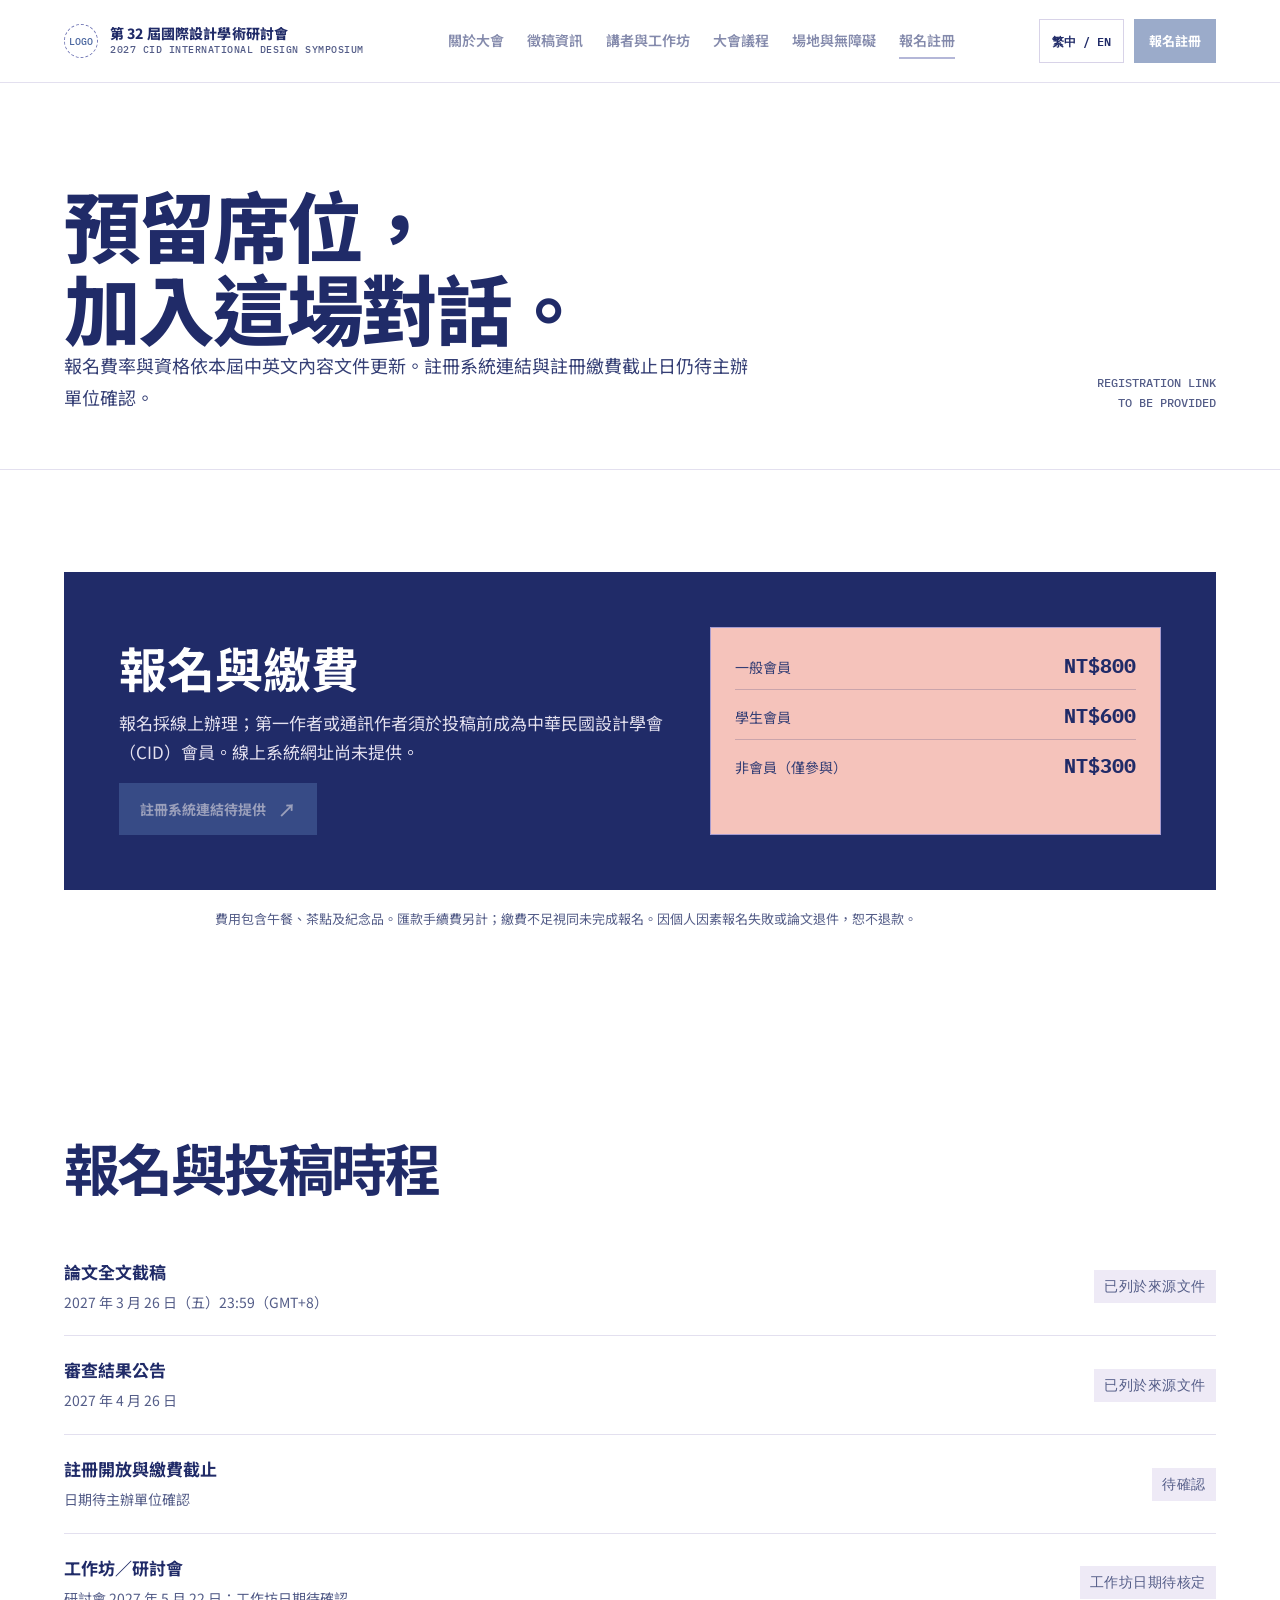
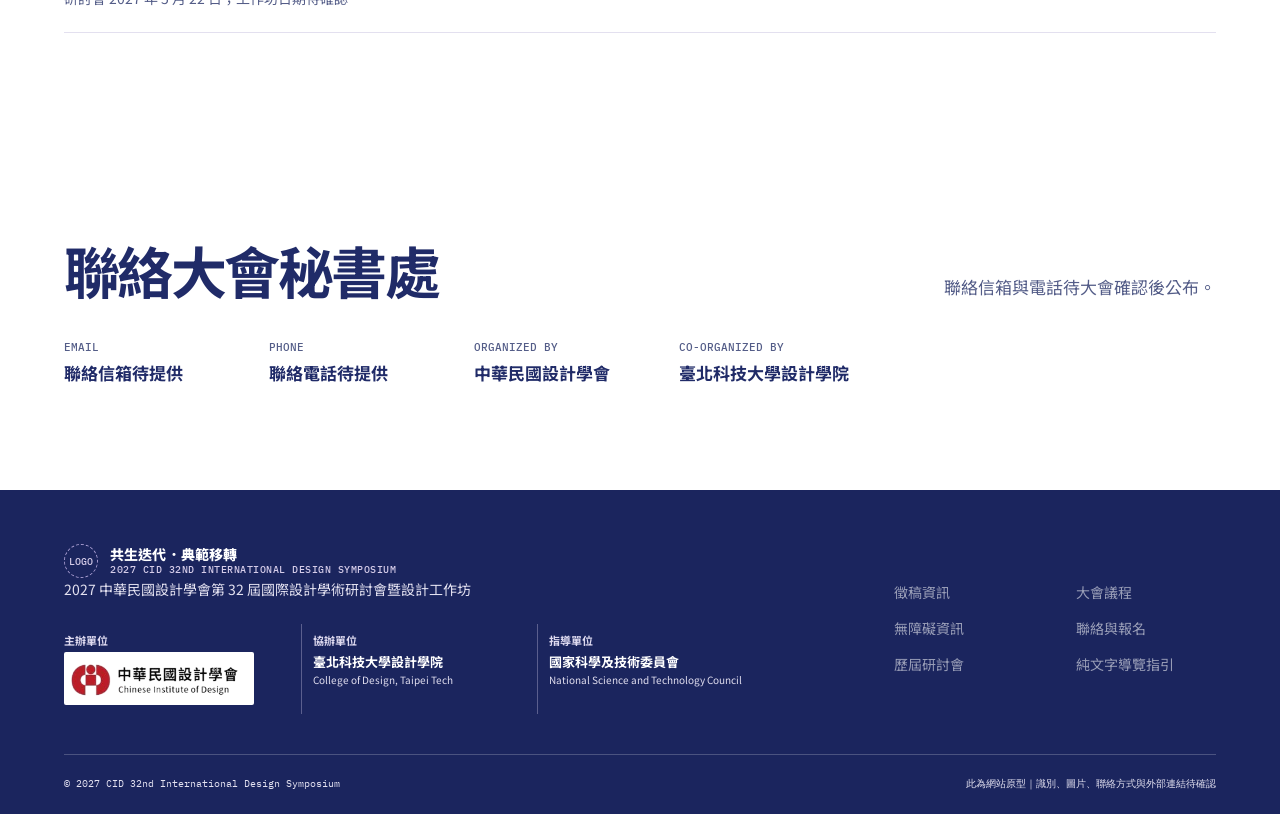
<file: registration.html>
<!doctype html>
<html lang="zh-Hant"><head><meta charset="utf-8"><meta name="viewport" content="width=device-width, initial-scale=1"><meta name="description" content="2027 CID 國際設計研討會註冊費率、報名規則與聯絡資訊"><title>報名註冊｜共生迭代．典範移轉</title><link rel="stylesheet" href="site.css?v=20261127-mobile-hero-12"></head>
<body data-page="registration"><div id="site-header"></div><main id="main">
  <section class="subhero"><div class="shell subhero-row"><div><div class="eyebrow">REGISTRATION</div><h1>預留席位，<br>加入這場對話。</h1><p class="intro" data-zh="報名費率與資格依本屆中英文內容文件更新。註冊系統連結與註冊繳費截止日仍待主辦單位確認。" data-en="Registration fees and eligibility follow the supplied bilingual content. The registration-system link and payment deadline are pending confirmation.">報名費率與資格依本屆中英文內容文件更新。註冊系統連結與註冊繳費截止日仍待主辦單位確認。</p></div><div class="subhero-aside">REGISTRATION LINK<br>TO BE PROVIDED</div></div></section>
  <section class="section"><div class="shell"><div class="registration-card"><div><div class="eyebrow">REGISTRATION</div><h2 data-zh="報名與繳費" data-en="Registration & Fees">報名與繳費</h2><p data-zh="報名採線上辦理；第一作者或通訊作者須於投稿前成為中華民國設計學會（CID）會員。線上系統網址尚未提供。" data-en="Registration is online. The first or corresponding author must become a Chinese Institute of Design (CID) member before submitting a paper. The online-system link has not yet been provided.">報名採線上辦理；第一作者或通訊作者須於投稿前成為中華民國設計學會（CID）會員。線上系統網址尚未提供。</p><a class="button" href="#" data-notice="註冊系統連結尚未提供，請稍後查看公告。"><span data-zh="註冊系統連結待提供" data-en="Registration link forthcoming">註冊系統連結待提供</span> <span class="arrow" aria-hidden="true">↗</span></a></div><div class="fee-placeholder"><div class="fee-list"><div><span data-zh="一般會員" data-en="Regular Member">一般會員</span><strong>NT$800</strong></div><div><span data-zh="學生會員" data-en="Student Member">學生會員</span><strong>NT$600</strong></div><div><span data-zh="非會員（僅參與）" data-en="Non-member attendee only">非會員（僅參與）</span><strong>NT$300</strong></div></div></div></div><p class="schedule-note" data-zh="費用包含午餐、茶點及紀念品。匯款手續費另計；繳費不足視同未完成報名。因個人因素報名失敗或論文退件，恕不退款。" data-en="Fees include lunch, refreshments, and a souvenir. Bank-transfer fees are additional; insufficient payment means registration is incomplete. No refunds are issued for personal registration failure or paper rejection.">費用包含午餐、茶點及紀念品。匯款手續費另計；繳費不足視同未完成報名。因個人因素報名失敗或論文退件，恕不退款。</p></div></section>
  <section class="section white"><div class="shell"><div class="section-head"><div><div class="eyebrow">IMPORTANT DATES</div><h2 data-zh="報名與投稿時程" data-en="Registration & Submission Dates">報名與投稿時程</h2></div></div><div class="resource-row"><div><strong data-zh="論文全文截稿" data-en="Full Paper Deadline">論文全文截稿</strong><span data-zh="2027 年 3 月 26 日（五）23:59（GMT+8）" data-en="March 26, 2027 (Friday), 23:59 (GMT+8)">2027 年 3 月 26 日（五）23:59（GMT+8）</span></div><span class="status-pill" data-zh="已列於來源文件" data-en="Listed in source">已列於來源文件</span></div><div class="resource-row"><div><strong data-zh="審查結果公告" data-en="Review Results">審查結果公告</strong><span data-zh="2027 年 4 月 26 日" data-en="April 26, 2027">2027 年 4 月 26 日</span></div><span class="status-pill" data-zh="已列於來源文件" data-en="Listed in source">已列於來源文件</span></div><div class="resource-row"><div><strong data-zh="註冊開放與繳費截止" data-en="Registration Opening & Payment Deadline">註冊開放與繳費截止</strong><span data-zh="日期待主辦單位確認" data-en="Dates to be confirmed">日期待主辦單位確認</span></div><span class="status-pill" data-zh="待確認" data-en="Pending">待確認</span></div><div class="resource-row"><div><strong data-zh="工作坊／研討會" data-en="Workshop / Symposium">工作坊／研討會</strong><span data-zh="研討會 2027 年 5 月 22 日；工作坊日期待確認" data-en="Symposium: May 22, 2027; workshop date to be confirmed">研討會 2027 年 5 月 22 日；工作坊日期待確認</span></div><span class="status-pill" data-zh="工作坊日期待核定" data-en="Workshop date pending">工作坊日期待核定</span></div></div></section>
  <section class="section"><div class="shell"><div class="section-head"><div><div class="eyebrow">CONTACT</div><h2 data-zh="聯絡大會秘書處" data-en="Contact the Secretariat">聯絡大會秘書處</h2></div><p data-zh="聯絡信箱與電話待大會確認後公布。" data-en="The contact email and phone number will be published when confirmed.">聯絡信箱與電話待大會確認後公布。</p></div><div class="contact-card"><div><small>EMAIL</small><strong data-zh="聯絡信箱待提供" data-en="Email to be provided">聯絡信箱待提供</strong></div><div><small>PHONE</small><strong data-zh="聯絡電話待提供" data-en="Phone to be provided">聯絡電話待提供</strong></div><div><small>ORGANIZED BY</small><strong data-zh="中華民國設計學會" data-en="Chinese Institute of Design">中華民國設計學會</strong></div><div><small>CO-ORGANIZED BY</small><strong data-zh="臺北科技大學設計學院" data-en="College of Design, Taipei Tech">臺北科技大學設計學院</strong></div></div></div></section>
</main><div id="site-footer"></div><div id="toast" class="toast" role="status" aria-live="polite"></div><script src="site.js?v=20261127-mobile-hero-11"></script></body></html>
</file>
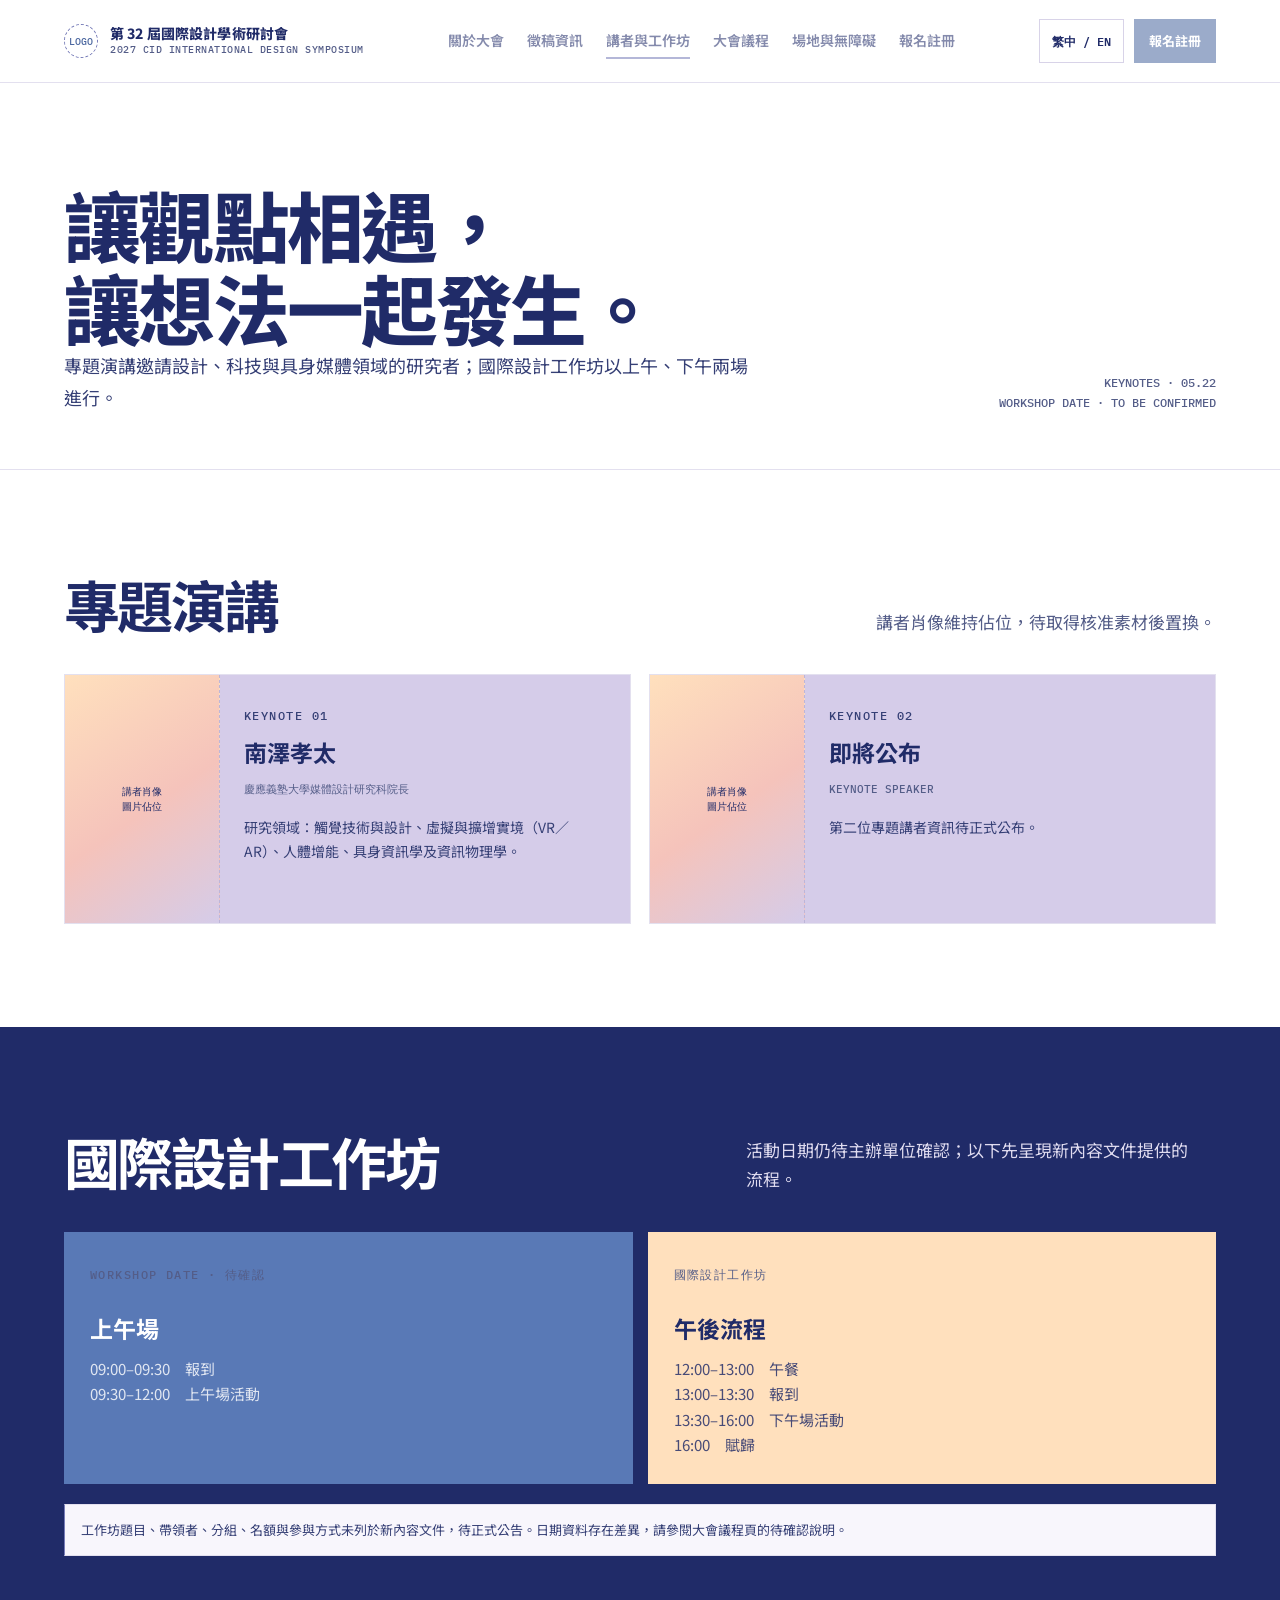
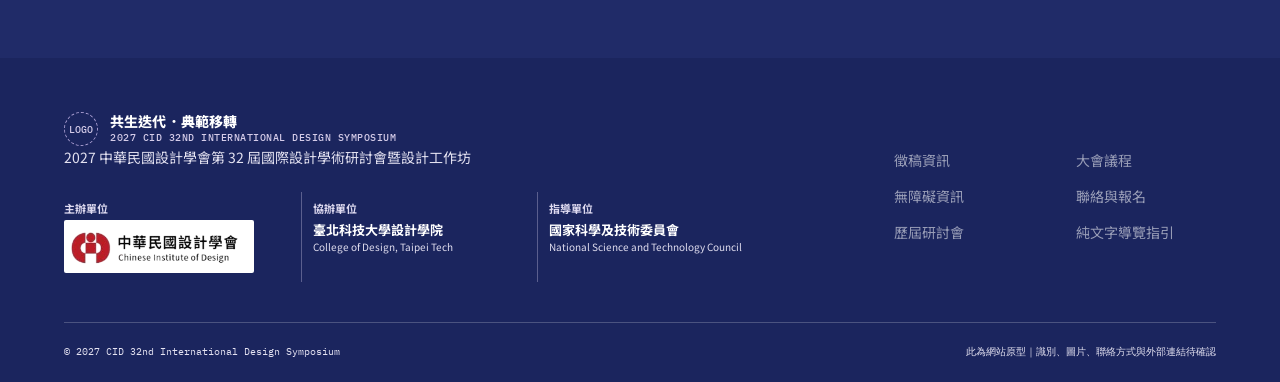
<file: speakers.html>
<!doctype html>
<html lang="zh-Hant"><head><meta charset="utf-8"><meta name="viewport" content="width=device-width, initial-scale=1"><meta name="description" content="2027 CID 國際設計研討會專題講者及工作坊資訊"><title>講者與工作坊｜共生迭代．典範移轉</title><link rel="stylesheet" href="site.css?v=20261127-mobile-hero-12"></head>
<body data-page="speakers"><div id="site-header"></div><main id="main">
  <section class="subhero"><div class="shell subhero-row"><div><div class="eyebrow">SPEAKERS & WORKSHOP</div><h1>讓觀點相遇，<br>讓想法一起發生。</h1><p class="intro" data-zh="專題演講邀請設計、科技與具身媒體領域的研究者；國際設計工作坊以上午、下午兩場進行。" data-en="The keynotes bring perspectives from design, technology, and embodied media; the international workshop is organized into morning and afternoon sessions.">專題演講邀請設計、科技與具身媒體領域的研究者；國際設計工作坊以上午、下午兩場進行。</p></div><div class="subhero-aside">KEYNOTES · 05.22<br>WORKSHOP DATE · TO BE CONFIRMED</div></div></section>
  <section class="section"><div class="shell"><div class="section-head"><div><div class="eyebrow">KEYNOTE SPEAKERS</div><h2 data-zh="專題演講" data-en="Keynote Speakers">專題演講</h2></div><p data-zh="講者肖像維持佔位，待取得核准素材後置換。" data-en="Speaker portraits remain placeholders until approved images are supplied.">講者肖像維持佔位，待取得核准素材後置換。</p></div><div class="speaker-grid">
    <article class="speaker-card"><div class="speaker-img" aria-label="南澤孝太講者肖像佔位">講者肖像<br>圖片佔位</div><div class="speaker-info"><span class="label">KEYNOTE 01</span><h3 data-zh="南澤孝太" data-en="Kouta Minamizawa">南澤孝太</h3><span class="roman" data-zh="慶應義塾大學媒體設計研究科院長" data-en="Dean, Keio University Graduate School of Media Design">慶應義塾大學媒體設計研究科院長</span><p data-zh="研究領域：觸覺技術與設計、虛擬與擴增實境（VR／AR）、人體增能、具身資訊學及資訊物理學。" data-en="Areas of expertise: haptics technology and design, virtual and augmented reality (VR/AR), human augmentation, embodied informatics, and information physics.">研究領域：觸覺技術與設計、虛擬與擴增實境（VR／AR）、人體增能、具身資訊學及資訊物理學。</p></div></article>
    <article class="speaker-card"><div class="speaker-img" aria-label="第二位講者肖像佔位">講者肖像<br>圖片佔位</div><div class="speaker-info"><span class="label">KEYNOTE 02</span><h3 data-zh="即將公布" data-en="To Be Announced">即將公布</h3><span class="roman">KEYNOTE SPEAKER</span><p data-zh="第二位專題講者資訊待正式公布。" data-en="The second keynote speaker will be announced.">第二位專題講者資訊待正式公布。</p></div></article>
  </div></div></section>
  <section class="section dark"><div class="shell"><div class="section-head"><div><div class="eyebrow">INTERNATIONAL DESIGN WORKSHOP</div><h2 data-zh="國際設計工作坊" data-en="International Design Workshop">國際設計工作坊</h2></div><p data-zh="活動日期仍待主辦單位確認；以下先呈現新內容文件提供的流程。" data-en="The workshop date is pending confirmation. The schedule below follows the newly supplied content.">活動日期仍待主辦單位確認；以下先呈現新內容文件提供的流程。</p></div><div class="workshop-grid"><article class="workshop-card"><span class="label" data-zh="WORKSHOP DATE · 待確認" data-en="WORKSHOP DATE · TO BE CONFIRMED">WORKSHOP DATE · 待確認</span><h3 data-zh="上午場" data-en="Morning Session">上午場</h3><p>09:00–09:30　<span data-zh="報到" data-en="Registration">報到</span><br>09:30–12:00　<span data-zh="上午場活動" data-en="Morning session">上午場活動</span></p></article><article class="workshop-card"><span class="label" data-zh="國際設計工作坊" data-en="INTERNATIONAL DESIGN WORKSHOP">國際設計工作坊</span><h3 data-zh="午後流程" data-en="Afternoon Session">午後流程</h3><p>12:00–13:00　<span data-zh="午餐" data-en="Lunch">午餐</span><br>13:00–13:30　<span data-zh="報到" data-en="Registration">報到</span><br>13:30–16:00　<span data-zh="下午場活動" data-en="Afternoon session">下午場活動</span><br>16:00　<span data-zh="賦歸" data-en="Departure">賦歸</span></p></article></div><div class="prototype-note" style="background:#f8f6fc" data-zh="工作坊題目、帶領者、分組、名額與參與方式未列於新內容文件，待正式公告。日期資料存在差異，請參閱大會議程頁的待確認說明。" data-en="The supplied content does not specify workshop topics, facilitators, groups, capacity, or registration. These details will be added when confirmed; see the program page for the date discrepancy note.">工作坊題目、帶領者、分組、名額與參與方式未列於新內容文件，待正式公告。日期資料存在差異，請參閱大會議程頁的待確認說明。</div></div></section>
</main><div id="site-footer"></div><div id="toast" class="toast" role="status" aria-live="polite"></div><script src="site.js?v=20261127-mobile-hero-11"></script></body></html>
</file>
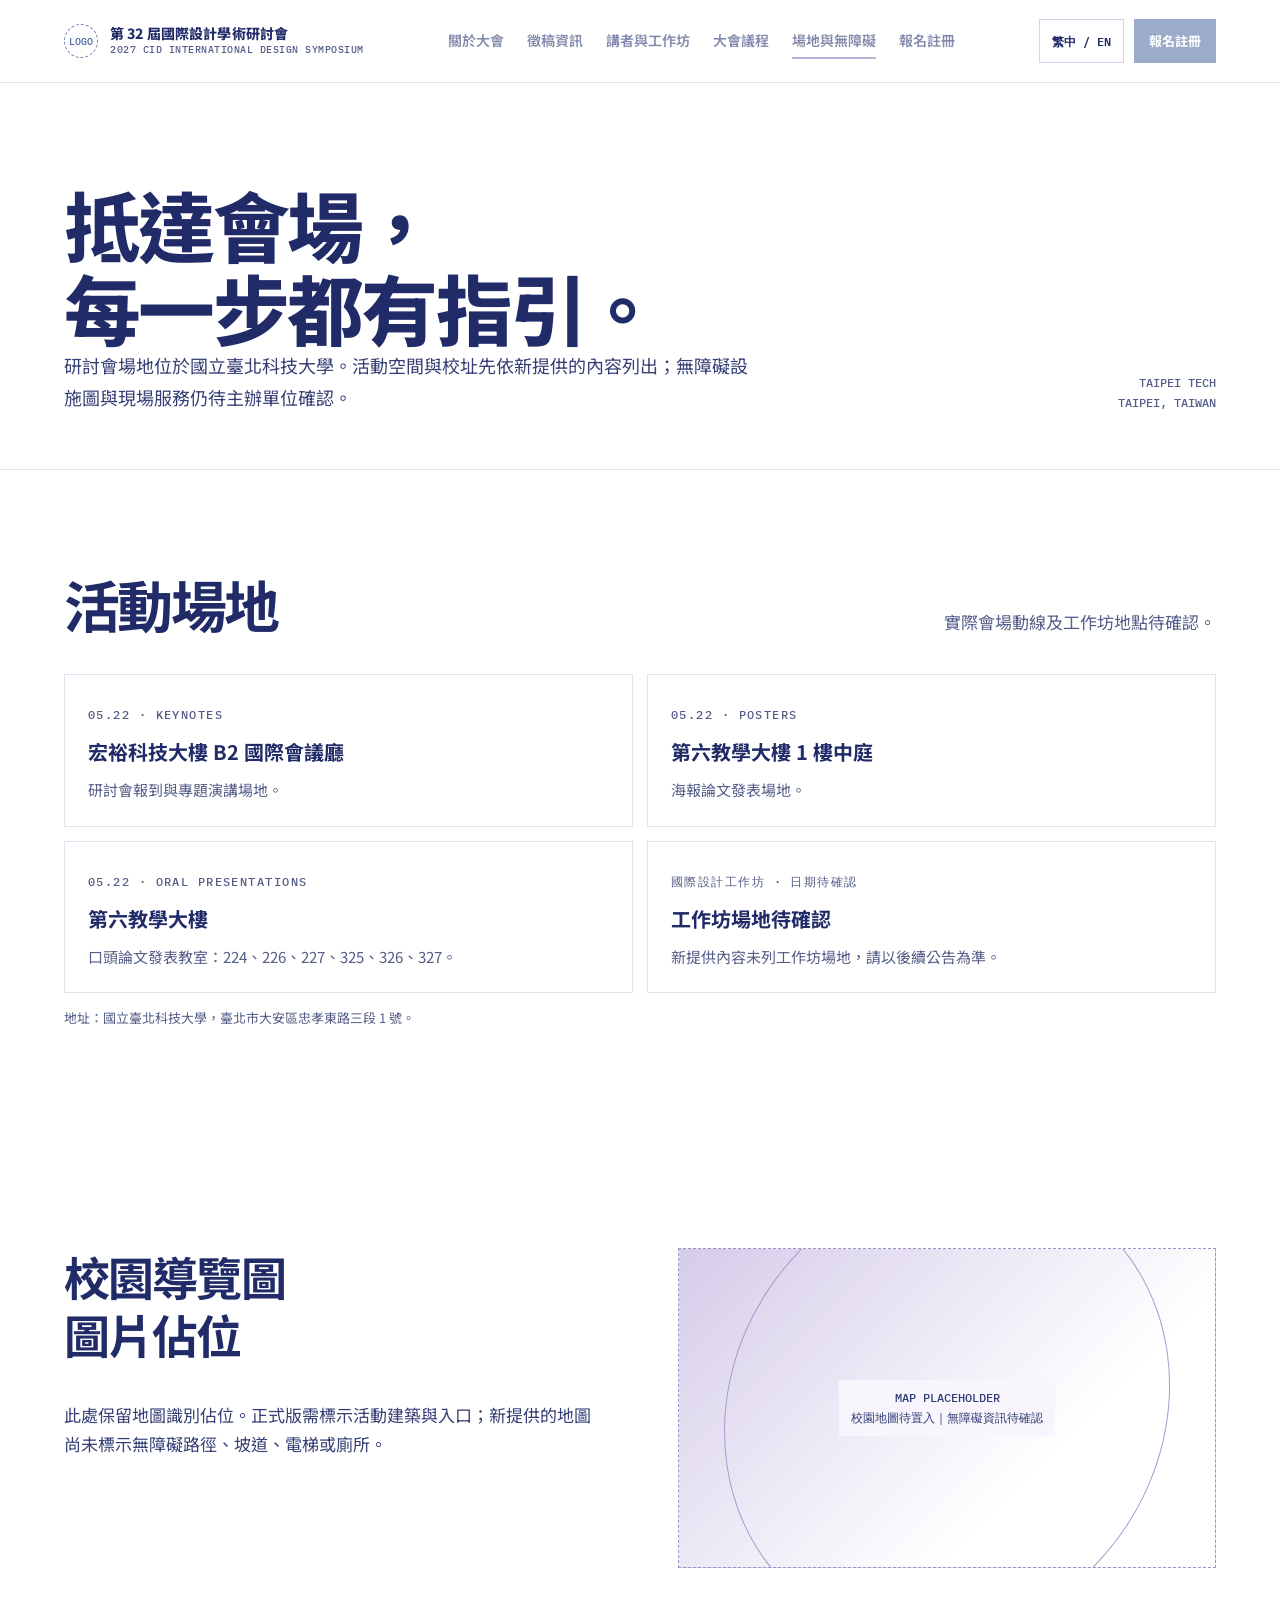
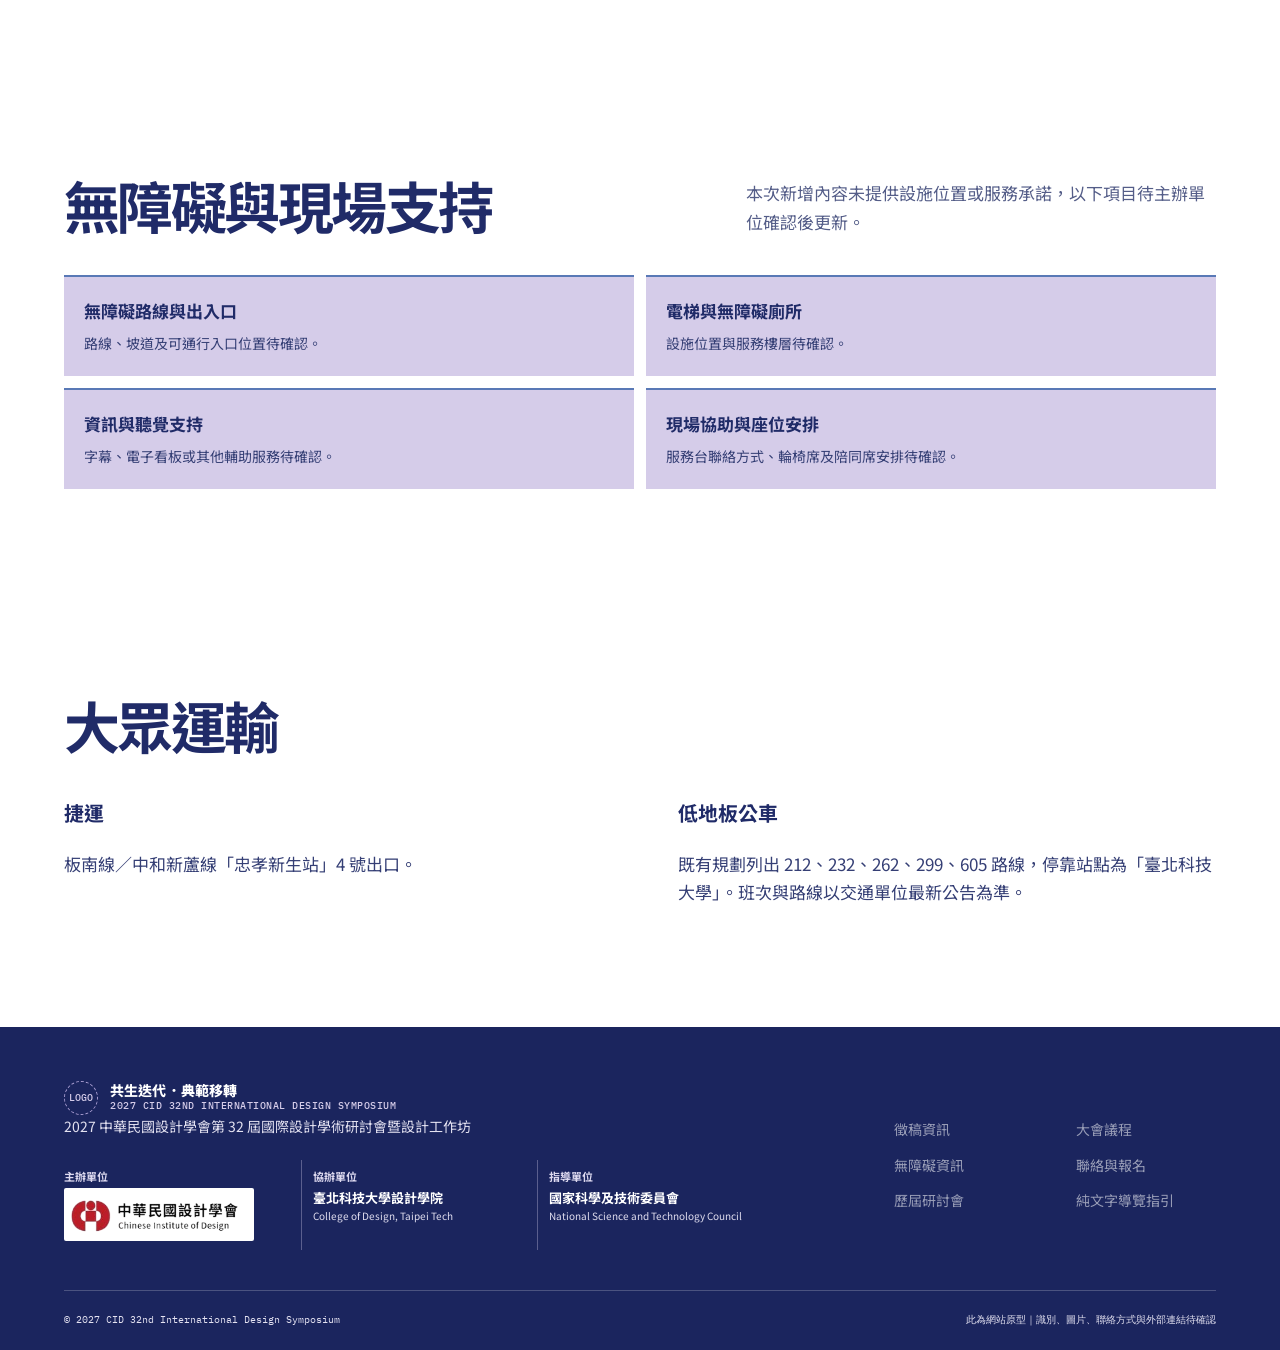
<file: venue.html>
<!doctype html>
<html lang="zh-Hant"><head><meta charset="utf-8"><meta name="viewport" content="width=device-width, initial-scale=1"><meta name="description" content="國立臺北科技大學會場資訊、交通與無障礙設施確認事項"><title>場地與無障礙｜共生迭代．典範移轉</title><link rel="stylesheet" href="site.css?v=20261127-mobile-hero-12"></head>
<body data-page="venue"><div id="site-header"></div><main id="main">
  <section class="subhero"><div class="shell subhero-row"><div><div class="eyebrow">VENUE & ACCESSIBILITY</div><h1>抵達會場，<br>每一步都有指引。</h1><p class="intro" data-zh="研討會場地位於國立臺北科技大學。活動空間與校址先依新提供的內容列出；無障礙設施圖與現場服務仍待主辦單位確認。" data-en="The symposium takes place at Taipei Tech. Venues and the campus address follow the newly supplied content; accessibility details and on-site services remain subject to confirmation.">研討會場地位於國立臺北科技大學。活動空間與校址先依新提供的內容列出；無障礙設施圖與現場服務仍待主辦單位確認。</p></div><div class="subhero-aside">TAIPEI TECH<br>TAIPEI, TAIWAN</div></div></section>
  <section class="section"><div class="shell"><div class="section-head"><div><div class="eyebrow">VENUE</div><h2 data-zh="活動場地" data-en="Event Venues">活動場地</h2></div><p data-zh="實際會場動線及工作坊地點待確認。" data-en="On-site routes and workshop venue are to be confirmed.">實際會場動線及工作坊地點待確認。</p></div><div class="venue-grid">
    <article class="venue-card"><span class="label">05.22 · KEYNOTES</span><h3 data-zh="宏裕科技大樓 B2 國際會議廳" data-en="International Conference Hall, B2, Hong-Yu Technology Building">宏裕科技大樓 B2 國際會議廳</h3><p data-zh="研討會報到與專題演講場地。" data-en="Symposium registration and keynote venue.">研討會報到與專題演講場地。</p></article>
    <article class="venue-card"><span class="label">05.22 · POSTERS</span><h3 data-zh="第六教學大樓 1 樓中庭" data-en="1F Atrium, Sixth Academic Building">第六教學大樓 1 樓中庭</h3><p data-zh="海報論文發表場地。" data-en="Poster presentation venue.">海報論文發表場地。</p></article>
    <article class="venue-card"><span class="label">05.22 · ORAL PRESENTATIONS</span><h3 data-zh="第六教學大樓" data-en="Sixth Academic Building">第六教學大樓</h3><p data-zh="口頭論文發表教室：224、226、227、325、326、327。" data-en="Oral presentation rooms: 224, 226, 227, 325, 326, and 327.">口頭論文發表教室：224、226、227、325、326、327。</p></article>
    <article class="venue-card"><span class="label" data-zh="國際設計工作坊 · 日期待確認" data-en="INTERNATIONAL DESIGN WORKSHOP · DATE PENDING">國際設計工作坊 · 日期待確認</span><h3 data-zh="工作坊場地待確認" data-en="Workshop venue to be confirmed">工作坊場地待確認</h3><p data-zh="新提供內容未列工作坊場地，請以後續公告為準。" data-en="The newly supplied content does not specify a workshop venue; please check future announcements.">新提供內容未列工作坊場地，請以後續公告為準。</p></article>
  </div><p class="schedule-note" data-zh="地址：國立臺北科技大學，臺北市大安區忠孝東路三段 1 號。" data-en="Address: National Taipei University of Technology, No. 1, Sec. 3, Zhongxiao E. Rd., Da’an Dist., Taipei City 10608, Taiwan (R.O.C.).">地址：國立臺北科技大學，臺北市大安區忠孝東路三段 1 號。</p></div></section>
  <section class="section white"><div class="shell copy-grid"><div><div class="eyebrow">CAMPUS GUIDE</div><h2><span data-zh="校園導覽圖" data-en="Campus Map">校園導覽圖</span><br><span data-zh="圖片佔位" data-en="Image Placeholder">圖片佔位</span></h2><p data-zh="此處保留地圖識別佔位。正式版需標示活動建築與入口；新提供的地圖尚未標示無障礙路徑、坡道、電梯或廁所。" data-en="Map placeholder. The final map should identify event buildings and entrances. The supplied campus map does not mark accessible routes, ramps, elevators, or restrooms.">此處保留地圖識別佔位。正式版需標示活動建築與入口；新提供的地圖尚未標示無障礙路徑、坡道、電梯或廁所。</p></div><div class="map-placeholder" role="img" aria-label="北科大校園地圖識別佔位"><span>MAP PLACEHOLDER<br>校園地圖待置入｜無障礙資訊待確認</span></div></div></section>
  <section class="section"><div class="shell"><div class="section-head"><div><div class="eyebrow">ACCESSIBILITY</div><h2 data-zh="無障礙與現場支持" data-en="Accessibility & On-Site Support">無障礙與現場支持</h2></div><p data-zh="本次新增內容未提供設施位置或服務承諾，以下項目待主辦單位確認後更新。" data-en="The newly supplied content does not specify facilities or services; these details will be updated after confirmation.">本次新增內容未提供設施位置或服務承諾，以下項目待主辦單位確認後更新。</p></div><div class="access-list">
    <article class="access-item"><strong data-zh="無障礙路線與出入口" data-en="Accessible Routes & Entrances">無障礙路線與出入口</strong><p data-zh="路線、坡道及可通行入口位置待確認。" data-en="Routes, ramps, and accessible entrance locations are to be confirmed.">路線、坡道及可通行入口位置待確認。</p></article>
    <article class="access-item"><strong data-zh="電梯與無障礙廁所" data-en="Elevators & Accessible Restrooms">電梯與無障礙廁所</strong><p data-zh="設施位置與服務樓層待確認。" data-en="Facility locations and service floors are to be confirmed.">設施位置與服務樓層待確認。</p></article>
    <article class="access-item"><strong data-zh="資訊與聽覺支持" data-en="Information & Hearing Support">資訊與聽覺支持</strong><p data-zh="字幕、電子看板或其他輔助服務待確認。" data-en="Captions, electronic signage, and other support services are to be confirmed.">字幕、電子看板或其他輔助服務待確認。</p></article>
    <article class="access-item"><strong data-zh="現場協助與座位安排" data-en="On-Site Assistance & Seating">現場協助與座位安排</strong><p data-zh="服務台聯絡方式、輪椅席及陪同席安排待確認。" data-en="Help-desk contact details, wheelchair seating, and companion seating are to be confirmed.">服務台聯絡方式、輪椅席及陪同席安排待確認。</p></article>
  </div></div></section>
  <section class="section white"><div class="shell"><div class="section-head"><div><div class="eyebrow">GETTING HERE</div><h2 data-zh="大眾運輸" data-en="Public Transportation">大眾運輸</h2></div></div><div class="copy-grid"><div><h3 data-zh="捷運" data-en="MRT">捷運</h3><p data-zh="板南線／中和新蘆線「忠孝新生站」4 號出口。" data-en="Zhongxiao Xinsheng Station, Exit 4 (Bannan and Zhonghe–Xinlu lines).">板南線／中和新蘆線「忠孝新生站」4 號出口。</p></div><div><h3 data-zh="低地板公車" data-en="Low-Floor Buses">低地板公車</h3><p data-zh="既有規劃列出 212、232、262、299、605 路線，停靠站點為「臺北科技大學」。班次與路線以交通單位最新公告為準。" data-en="The existing plan lists routes 212, 232, 262, 299, and 605, stopping at Taipei University of Technology. Check transport authority updates for current routes and schedules.">既有規劃列出 212、232、262、299、605 路線，停靠站點為「臺北科技大學」。班次與路線以交通單位最新公告為準。</p></div></div></div></section>
</main><div id="site-footer"></div><div id="toast" class="toast" role="status" aria-live="polite"></div><script src="site.js?v=20261127-mobile-hero-11"></script></body></html>
</file>
<file: site.css>
@import url('https://fonts.googleapis.com/css2?family=IBM+Plex+Mono:wght@400;500;600&family=Noto+Sans+TC:wght@400;500;600;700;800;900&display=swap');
:root{--ink:#153D3C;--paper:#F4F6F4;--white:#fff;--mist:#BFD5CC;--coral:#EC684A;--lime:#D4F064;--line:#d6dfda;--muted:#5d706b;--mono:'IBM Plex Mono',monospace;--sans:'Noto Sans TC','PingFang TC',sans-serif;--max:1220px;--gutter:clamp(20px,5vw,76px);--radius:4px}
*{box-sizing:border-box}html{scroll-behavior:smooth}body{margin:0;background:var(--paper);color:var(--ink);font-family:var(--sans);font-size:17px;line-height:1.7;text-wrap:pretty}a{color:inherit;text-decoration:none}button{font:inherit}img{display:block;max-width:100%}.skip-link{position:absolute;left:-9999px;top:0;background:var(--lime);padding:12px;z-index:100}.skip-link:focus{left:12px}.shell{width:min(var(--max),calc(100% - var(--gutter)*2));margin-inline:auto}.site-header{position:sticky;top:0;z-index:30;background:rgba(244,246,244,.96);backdrop-filter:blur(14px);border-bottom:1px solid var(--line)}.header-inner{min-height:82px;display:flex;align-items:center;justify-content:space-between;gap:28px}.wordmark{display:flex;align-items:center;gap:12px;min-width:180px;font-weight:800;font-size:14px;line-height:1.25;letter-spacing:.01em}.mark-placeholder{display:grid;place-items:center;width:34px;height:34px;border:1px dashed #8ca49c;border-radius:50%;font:500 10px var(--mono);color:#526b64}.wordmark small{display:block;font:500 10px/1.4 var(--mono);letter-spacing:.05em;color:var(--muted)}.main-nav{display:flex;align-items:center;gap:clamp(12px,1.8vw,27px);font-size:14px;font-weight:600}.main-nav a{padding:9px 0;position:relative;white-space:nowrap}.main-nav a:after{content:"";position:absolute;height:2px;left:0;right:100%;bottom:3px;background:var(--coral);transition:right .22s}.main-nav a:hover:after,.main-nav a[aria-current="page"]:after{right:0}.header-tools{display:flex;align-items:center;gap:10px}.lang-btn,.menu-btn{border:1px solid var(--line);background:transparent;color:var(--ink);padding:9px 12px;min-height:44px;cursor:pointer;font:600 12px var(--mono)}.cta-small{background:var(--ink);color:#fff;padding:11px 15px;min-height:44px;font-size:13px;font-weight:700;white-space:nowrap;transition:background .2s,transform .2s}.cta-small:hover{background:#245c56;transform:translateY(-1px)}.menu-btn{display:none}.hero{padding:clamp(42px,8vw,108px) 0 70px;overflow:hidden}.hero-grid{display:grid;grid-template-columns:minmax(0,1.1fr) minmax(300px,.9fr);gap:clamp(30px,6vw,90px);align-items:center}.eyebrow,.label{font:500 12px/1.5 var(--mono);letter-spacing:.12em;text-transform:uppercase;color:var(--muted)}.eyebrow{display:flex;align-items:center;gap:12px;margin-bottom:22px}.eyebrow:before{content:"";width:26px;height:2px;background:var(--coral)}h1,h2,h3,p{margin-top:0}h1{font-size:clamp(46px,7.4vw,100px);line-height:1.08;letter-spacing:-.055em;margin-bottom:22px;font-weight:800;max-width:10ch}h1 em{font-style:normal;color:var(--coral);white-space:nowrap}.hero-copy{max-width:610px;color:#445b55;font-size:clamp(17px,1.6vw,20px);line-height:1.8}.hero-meta{display:flex;gap:26px;flex-wrap:wrap;margin:30px 0;font:500 13px var(--mono)}.hero-meta span{display:flex;align-items:center;gap:9px}.hero-meta strong{font:700 14px var(--sans)}.hero-actions{display:flex;gap:12px;flex-wrap:wrap}.button{display:inline-flex;align-items:center;justify-content:center;gap:12px;min-height:52px;padding:13px 20px;background:var(--ink);color:#fff;font-size:14px;font-weight:700;border:1px solid var(--ink);transition:transform .2s,background .2s}.button:hover{transform:translateY(-2px);background:#245c56}.button.secondary{background:transparent;color:var(--ink)}.button.secondary:hover{background:#e8eee9}.button .arrow{font-size:18px;line-height:1}.hero-art{position:relative;min-height:440px;display:grid;place-items:center}.visual-placeholder{position:relative;isolation:isolate;display:flex;flex-direction:column;justify-content:space-between;overflow:hidden;width:100%;height:100%;min-height:410px;padding:20px;background:#dfe8e2;border:1px dashed #8da59d;color:var(--ink)}.visual-placeholder:before,.visual-placeholder:after{content:"";position:absolute;z-index:-1;border:1px solid rgba(21,61,60,.22);border-radius:50%;width:66%;aspect-ratio:1;left:16%;top:17%;transform:rotate(-27deg) scaleY(.46)}.visual-placeholder:after{width:49%;left:25%;top:27%;transform:rotate(30deg) scaleY(.6);border-color:rgba(236,104,74,.45)}.placeholder-tag{font:500 11px var(--mono);letter-spacing:.12em;text-transform:uppercase;display:flex;justify-content:space-between}.placeholder-core{align-self:center;text-align:center;font-size:clamp(27px,4vw,48px);line-height:1.12;font-weight:800;letter-spacing:-.04em}.placeholder-core small{display:block;font:500 11px/1.5 var(--mono);letter-spacing:.1em;margin-top:12px}.hero-sticker{position:absolute;right:-20px;bottom:24px;width:108px;height:108px;background:var(--lime);display:grid;place-items:center;text-align:center;border-radius:50%;font:600 11px/1.4 var(--mono);transform:rotate(9deg);box-shadow:0 12px 30px #153d3c1a}.section{padding:clamp(56px,8vw,108px) 0}.section.white{background:#fff}.section.dark{background:var(--ink);color:#fff}.section-head{display:flex;align-items:end;justify-content:space-between;gap:24px;margin-bottom:38px}.section-head h2{font-size:clamp(30px,4.5vw,56px);line-height:1.15;letter-spacing:-.045em;margin:8px 0 0;max-width:15ch}.section-head p{max-width:470px;color:var(--muted);margin:0}.dark .section-head p,.dark .eyebrow{color:#c2d1cb}.text-link{display:inline-flex;gap:10px;align-items:center;font-weight:700;font-size:14px;border-bottom:1px solid currentColor;padding-bottom:4px;white-space:nowrap}.grid-3{display:grid;grid-template-columns:repeat(3,1fr);gap:14px}.topic-card{display:flex;flex-direction:column;min-height:205px;background:#fff;border:1px solid var(--line);padding:24px;transition:transform .2s,border-color .2s}.topic-card:hover{transform:translateY(-4px);border-color:var(--ink)}.topic-index{font:500 11px var(--mono);color:var(--coral);letter-spacing:.1em}.topic-card h3{font-size:20px;margin:23px 0 7px;letter-spacing:-.03em}.topic-card p{font-size:15px;color:var(--muted);margin:0}.topic-card .en{font:500 10px/1.5 var(--mono);color:#71827d;margin-top:auto;padding-top:18px;letter-spacing:.03em}.date-band{background:var(--lime);padding:30px 0}.date-row{display:grid;grid-template-columns:repeat(4,1fr);gap:10px}.date-cell{padding:8px 18px;border-left:1px solid rgba(21,61,60,.32)}.date-cell:first-child{border:0}.date-cell time{font:600 15px var(--mono)}.date-cell span{display:block;font-size:13px;margin-top:4px}.news-list{display:grid;grid-template-columns:repeat(3,1fr);gap:18px}.news-item{border-top:1px solid var(--line);padding-top:18px}.news-item time{font:500 11px var(--mono);color:var(--muted)}.news-item h3{font-size:18px;line-height:1.5;margin:10px 0}.news-item p{font-size:14px;color:var(--muted);margin:0}.subhero{padding:clamp(54px,8vw,100px) 0 55px;border-bottom:1px solid var(--line)}.subhero h1{font-size:clamp(42px,6vw,78px);max-width:14ch;margin:16px 0}.subhero .intro{max-width:690px;font-size:18px;color:#4e665f;line-height:1.8;margin:0}.subhero-row{display:flex;justify-content:space-between;align-items:end;gap:32px}.subhero-aside{font:500 12px/1.7 var(--mono);text-align:right;color:var(--muted);white-space:nowrap}.copy-grid{display:grid;grid-template-columns:1fr 1fr;gap:clamp(25px,6vw,90px);align-items:start}.copy-grid h2{font-size:clamp(28px,4vw,46px);line-height:1.25;letter-spacing:-.04em}.copy-grid p{color:#4e665f;max-width:650px}.quote-panel{padding:30px;background:var(--mist);font-size:clamp(22px,3vw,34px);line-height:1.5;font-weight:700;letter-spacing:-.03em}.committee-strip{display:grid;grid-template-columns:repeat(3,1fr);border-top:1px solid var(--line);border-bottom:1px solid var(--line)}.committee-strip div{padding:24px 20px;border-right:1px solid var(--line)}.committee-strip div:first-child{padding-left:0}.committee-strip div:last-child{border:0}.committee-strip small{display:block;font:500 11px var(--mono);color:var(--muted);margin-bottom:9px}.committee-strip strong{font-size:17px}.content-layout{display:grid;grid-template-columns:minmax(0,1fr) 280px;gap:52px;align-items:start}.side-note{position:sticky;top:110px;border-top:1px solid var(--coral);padding:18px;background:#fff;font-size:14px;color:var(--muted)}.side-note strong{display:block;color:var(--ink);margin-bottom:8px}.topic-list{display:grid;grid-template-columns:1fr 1fr;gap:12px}.topic-detail{padding:24px;background:#fff;border:1px solid var(--line)}.topic-detail h3{font-size:19px;margin:10px 0}.topic-detail p{font-size:15px;color:var(--muted);margin:0}.resource-row{display:flex;align-items:center;justify-content:space-between;gap:20px;padding:20px 0;border-bottom:1px solid var(--line)}.resource-row strong{display:block}.resource-row span{font-size:14px;color:var(--muted)}.status-pill{font:500 10px var(--mono);letter-spacing:.04em;background:#ebefec;padding:7px 10px;white-space:nowrap}.speaker-grid{display:grid;grid-template-columns:1fr 1fr;gap:18px}.speaker-card{display:grid;grid-template-columns:155px 1fr;background:#fff;border:1px solid var(--line);min-height:250px}.speaker-img{min-height:100%;background:#dfe8e2;border-right:1px dashed #8da59d;display:grid;place-items:center;text-align:center;padding:15px;color:#58716a;font:500 10px/1.5 var(--mono)}.speaker-info{padding:24px}.speaker-info .label{color:var(--coral)}.speaker-info h3{font-size:23px;line-height:1.3;margin:10px 0 4px}.speaker-info .roman{font:500 11px var(--mono);color:var(--muted)}.speaker-info p{font-size:14px;color:#526960;margin:15px 0 0}.workshop-grid{display:grid;grid-template-columns:repeat(2,1fr);gap:15px}.workshop-card{padding:26px;background:var(--ink);color:#fff;min-height:210px}.workshop-card:nth-child(2){background:#dce8e0;color:var(--ink)}.workshop-card h3{font-size:23px;margin:22px 0 8px}.workshop-card p{font-size:15px;opacity:.82;margin:0}.schedule-tabs{display:flex;gap:10px;margin-bottom:20px}.schedule-tabs a{padding:12px 18px;background:#e6ece8;font-weight:700;font-size:14px}.schedule-tabs a:hover{background:var(--lime)}.schedule-title{display:flex;justify-content:space-between;align-items:end;margin:30px 0 12px}.schedule-title h2{font-size:28px;margin:0}.schedule-title span{font:500 11px var(--mono);color:var(--muted)}table{width:100%;border-collapse:collapse;background:#fff;font-size:15px}caption{text-align:left;padding:14px 16px;font-weight:700;background:#e7efea}th,td{text-align:left;vertical-align:top;border-bottom:1px solid var(--line);padding:14px 16px}th{font-size:12px;color:#526960;letter-spacing:.04em;background:#f8faf8}td:first-child{font:500 13px var(--mono);white-space:nowrap}.schedule-note{font-size:13px;color:var(--muted);margin:14px 0}.venue-grid{display:grid;grid-template-columns:1fr 1fr;gap:14px}.venue-card{background:#fff;padding:23px;border:1px solid var(--line)}.venue-card h3{margin:8px 0;font-size:20px}.venue-card p{font-size:15px;color:var(--muted);margin:0}.map-placeholder{min-height:320px;background:#dfe8e2;border:1px dashed #8da59d;display:grid;place-items:center;text-align:center;padding:24px;color:#526b64;font:500 12px/1.7 var(--mono);position:relative;overflow:hidden}.map-placeholder:before{content:"";position:absolute;width:80%;height:150%;border:1px solid #a6bbb3;transform:rotate(34deg);border-radius:50%}.map-placeholder span{position:relative;background:#dfe8e2;padding:8px 12px}.access-list{display:grid;grid-template-columns:repeat(2,1fr);gap:12px}.access-item{padding:20px;background:#fff;border-top:2px solid var(--ink)}.access-item strong{display:block;margin-bottom:6px}.access-item p{font-size:14px;color:var(--muted);margin:0}.registration-card{background:var(--ink);color:#fff;padding:clamp(25px,5vw,55px);display:grid;grid-template-columns:1.1fr .9fr;gap:40px}.registration-card h2{font-size:clamp(30px,4vw,48px);line-height:1.2;margin:12px 0}.registration-card p{color:#d6e2dc}.fee-placeholder{border:1px dashed #a5bcb2;padding:24px;display:grid;place-items:center;text-align:center;min-height:190px;color:#e1ede6}.contact-card{display:flex;flex-wrap:wrap;gap:25px;margin-top:25px}.contact-card div{min-width:180px}.contact-card small{display:block;font:500 11px var(--mono);color:var(--muted);margin-bottom:5px}.site-footer{background:#102f2e;color:#fff;padding:54px 0 22px}.footer-top{display:flex;justify-content:space-between;gap:45px;padding-bottom:40px;border-bottom:1px solid #ffffff36}.footer-brand{max-width:350px}.footer-brand p{font-size:14px;color:#c3d4cc}.footer-links{display:grid;grid-template-columns:repeat(2,minmax(140px,1fr));gap:12px 42px;font-size:14px}.footer-bottom{display:flex;justify-content:space-between;gap:20px;padding-top:20px;color:#b7c9c1;font:400 10px/1.7 var(--mono)}.logos-placeholder{display:flex;gap:10px;flex-wrap:wrap;margin-top:18px}.logo-chip{border:1px dashed #98b4a7;padding:8px 10px;font:500 10px var(--mono);color:#d1ddd7}.toast{position:fixed;z-index:100;left:50%;bottom:24px;transform:translate(-50%,20px);opacity:0;pointer-events:none;background:var(--ink);color:white;padding:13px 18px;font-size:14px;box-shadow:0 8px 30px #102f2e33;transition:opacity .2s,transform .2s}.toast.show{opacity:1;transform:translate(-50%,0)}:focus-visible{outline:3px solid var(--coral);outline-offset:3px}.prototype-note{background:#f8f6fc;border:1px solid #e3e0ef;padding:14px 16px;font-size:13px;color:#353f75;margin-top:20px}.en-pending{display:none}.english .en-pending{display:inline-block}.english .main-nav{font-size:12px}
@media(max-width:1050px){.header-inner{gap:16px}.wordmark{min-width:auto}.main-nav{gap:12px;font-size:12px}.cta-small{display:none}.content-layout{grid-template-columns:1fr 235px;gap:30px}}
@media(max-width:820px){.header-inner{min-height:72px}.menu-btn{display:inline-flex;align-items:center;justify-content:center}.main-nav{display:none;position:absolute;left:0;right:0;top:72px;background:var(--paper);padding:12px var(--gutter) 22px;border-bottom:1px solid var(--line);flex-direction:column;align-items:stretch;gap:0}.main-nav.open{display:flex}.main-nav a{padding:12px 0;border-bottom:1px solid var(--line);font-size:15px}.hero-grid{grid-template-columns:1fr}.hero-art{min-height:330px}.visual-placeholder{min-height:330px}.grid-3{grid-template-columns:repeat(2,1fr)}.content-layout{grid-template-columns:1fr}.side-note{position:static}.section-head{align-items:start;flex-direction:column}.registration-card{grid-template-columns:1fr}.subhero-row{align-items:start;flex-direction:column}.subhero-aside{text-align:left}}
@media(max-width:560px){body{font-size:16px}.shell{width:calc(100% - 36px)}.wordmark{font-size:12px}.wordmark small{font-size:9px}.header-tools{gap:6px}.lang-btn,.menu-btn{padding:8px 10px}.hero{padding-top:40px}.hero-art{min-height:285px}.visual-placeholder{min-height:285px}.hero-sticker{width:82px;height:82px;right:-9px;bottom:12px;font-size:9px}.hero-meta{gap:12px 20px}.grid-3,.news-list,.topic-list,.speaker-grid,.workshop-grid,.venue-grid,.access-list{grid-template-columns:1fr}.topic-card{min-height:170px}.date-band{padding:16px 0}.date-row{grid-template-columns:repeat(2,1fr);gap:7px}.date-cell{padding:10px 11px}.date-cell:nth-child(3){border-left:0}.committee-strip{grid-template-columns:1fr}.committee-strip div,.committee-strip div:first-child{padding:17px 0;border-right:0;border-bottom:1px solid var(--line)}.committee-strip div:last-child{border:0}.speaker-card{grid-template-columns:105px 1fr}.speaker-info{padding:17px}.speaker-info h3{font-size:20px}th,td{padding:10px 9px;font-size:13px}.schedule-title{align-items:start;flex-direction:column}.schedule-tabs a{padding:11px 12px}.footer-top,.footer-bottom{flex-direction:column}.footer-links{grid-template-columns:repeat(2,1fr)}.map-placeholder{min-height:250px}.registration-card{padding:25px}.placeholder-core{font-size:29px}}
@media(prefers-reduced-motion:reduce){html{scroll-behavior:auto}*,*:before,*:after{transition:none!important;animation:none!important}}

/* Poster-led refinement: indigo, violet and warm translucent geometry. */
:root{--ink:#202b68;--paper:#fff;--white:#fff;--mist:#D5CCE9;--coral:#777CB8;--lime:#FFE0BD;--line:#e3e0ef;--muted:#545d88;--poster-blue:#5979B6;--poster-violet:#777CB8;--poster-orchid:#A69BCF;--poster-lavender:#D5CCE9;--poster-rose:#F5C3BB;--poster-peach:#FFE0BD}
body{background:var(--paper);color:var(--ink)}
::selection{background:var(--poster-lavender);color:var(--ink)}
.site-header{background:rgba(255,255,255,.97);border-color:var(--line)}
.main-nav a:after,.eyebrow:before{background:var(--poster-violet)}
.cta-small,.button{background:var(--poster-blue);border-color:var(--poster-blue);color:#fff}
.cta-small:hover,.button:hover{background:var(--ink);border-color:var(--ink)}
.button.secondary{background:transparent;color:var(--ink);border-color:var(--poster-orchid)}
.button.secondary:hover{background:var(--poster-lavender)}
.hero{padding-top:clamp(36px,6vw,76px)}
.hero h1{color:var(--ink);max-width:11ch;letter-spacing:-.035em}
.hero h1 em{color:var(--poster-blue)}
.hero-english{font:500 clamp(14px,1.5vw,18px)/1.5 var(--sans);letter-spacing:.01em;color:var(--poster-violet);margin:-8px 0 20px}
.hero-copy{color:#353f75;max-width:34em}
.hero-art{min-height:470px}
.visual-placeholder{min-height:440px;background:linear-gradient(150deg,rgba(255,255,255,.25) 0 20%,transparent 21%),linear-gradient(145deg,#D5CCE9 4%,#A69BCF 36%,#777CB8 61%,#5979B6 100%);border:1px dashed rgba(32,43,104,.48);color:var(--ink)}
.visual-placeholder:before{width:72%;left:19%;top:12%;background:linear-gradient(138deg,rgba(255,224,189,.98),rgba(245,195,187,.72) 48%,rgba(213,204,233,.64));border-color:rgba(255,255,255,.62);transform:rotate(-28deg) scaleY(.63);mix-blend-mode:screen}
.visual-placeholder:after{width:56%;left:27%;top:30%;background:linear-gradient(130deg,rgba(89,121,182,.08),rgba(119,124,184,.42) 52%,rgba(255,224,189,.67));border-color:rgba(255,255,255,.55);transform:rotate(31deg) scaleY(.72);mix-blend-mode:screen}
.poster-plane{position:absolute;z-index:-1;left:2%;bottom:11%;width:69%;height:39%;transform:rotate(-33deg) skewX(-8deg);background:linear-gradient(120deg,rgba(89,121,182,.9),rgba(119,124,184,.58) 58%,rgba(213,204,233,.25));opacity:.82}
.placeholder-tag{color:#202b68}
.placeholder-core{color:#202b68;text-shadow:0 1px 10px rgba(255,255,255,.42)}
.placeholder-core small{color:#303a75}
.hero-sticker{background:var(--poster-peach);color:var(--ink);box-shadow:0 12px 30px rgba(32,43,104,.14)}
.section.white{background:#fff}
.section.dark{background:var(--ink);color:#fff}
.dark .section-head p,.dark .eyebrow{color:#e0dcf0}
.grid-3{gap:18px}
.topic-card{border-color:var(--line)}
.topic-card:hover{border-color:var(--poster-blue)}
.topic-index,.speaker-info .label{color:var(--poster-blue)}
.topic-card .en{color:#545d88}
.date-band{background:var(--poster-lavender);padding:25px 0}
.date-cell{border-left-color:rgba(32,43,104,.28)}
.date-cell time{color:var(--ink)}
.date-cell span{color:#343e76}
.news-item{border-top-color:var(--poster-orchid)}
.section-head h2{margin-top:0}
.subhero h1{margin-top:0;color:var(--ink);letter-spacing:-.035em}
.subhero{border-color:var(--line)}
.subhero .intro,.copy-grid p{color:#353f75}
.quote-panel{background:var(--poster-lavender);color:var(--ink)}
.side-note{border-top-color:var(--poster-blue);color:#454f80}
.topic-detail{border-color:var(--line)}
.status-pill{background:#eeeaf6;color:var(--ink)}
.speaker-img{background:linear-gradient(145deg,var(--poster-peach),var(--poster-rose) 54%,var(--poster-lavender));color:var(--ink);border-color:#bdb5d8}
.workshop-card{background:var(--poster-blue);color:#fff}
.workshop-card:nth-child(2){background:var(--poster-peach);color:var(--ink)}
.schedule-tabs a{background:#eeeaf6;color:var(--ink)}
.schedule-tabs a:hover{background:var(--poster-peach)}
caption{background:var(--poster-lavender);color:var(--ink)}
th{background:#f7f5fb;color:#353f75}
td,th{border-color:var(--line)}
.venue-card{border-color:var(--line)}
.map-placeholder{background:linear-gradient(135deg,var(--poster-lavender),#fff 68%);border-color:#9b94c4;color:#303a75}
.map-placeholder:before{border-color:#a69bcf}
.map-placeholder span{background:#f8f6fc}
.access-item{border-top-color:var(--poster-blue)}
.registration-card{background:var(--ink)}
.registration-card p{color:#e3e0ef}
.fee-placeholder{border-color:#c6bddf;color:#fff}
.contact-card small{color:#545d88}
.site-footer{background:#1b255e;color:#fff}
.footer-brand p,.footer-bottom{color:#e4e2f1}
.logo-chip{border-color:#b5acd5;color:#f0edf8}
.footer-links a:hover,.text-link:hover{color:var(--poster-peach)}
.toast{background:var(--ink)}
:focus-visible{outline-color:var(--poster-blue)}
.prototype-note{background:#f8f6fc;border-left-color:var(--poster-violet);color:#353f75}
.eyebrow{display:none}
.subhero h1,.section-head h2{margin-bottom:0}
@media(max-width:820px){.hero-art{min-height:360px}.visual-placeholder{min-height:340px}}
@media(max-width:560px){.hero-art{min-height:300px}.visual-placeholder{min-height:285px}.hero h1{max-width:100%;font-size:clamp(42px,12vw,66px)}.hero-english{margin-top:-8px}.date-band{padding:14px 0}}

.mark-placeholder{border-color:#777CB8;color:#5979B6}
.lang-btn,.menu-btn{border-color:#d8d3e8;color:var(--ink)}
.topic-card,.news-item,.venue-card,.topic-detail,.speaker-card{box-shadow:none}

.hero-grid{grid-template-columns:minmax(0,.88fr) minmax(390px,1.12fr);gap:clamp(24px,4vw,62px)}
.hero-event{font-size:clamp(18px,2vw,24px);font-weight:700;line-height:1.45;color:var(--ink);margin:18px 0 12px}
.hero-english{margin-top:0}
@media(max-width:820px){.hero-grid{grid-template-columns:1fr;gap:26px}}

:root{--poster-blue-dark:#4A669F}
.cta-small,.button{background:var(--poster-blue-dark);border-color:var(--poster-blue-dark)}
.topic-index,.speaker-info .label,.unit-item>span,.mark-placeholder{color:var(--poster-blue-dark)}

@media(max-width:560px){.header-inner{gap:8px}.wordmark{gap:8px;font-size:11px}.wordmark small{font-size:8px;letter-spacing:.02em}.mark-placeholder{width:30px;height:30px}.menu-btn{min-width:44px;white-space:nowrap}.lang-btn{white-space:nowrap}}

.footer-top{align-items:flex-start}
.footer-brand{flex:1;max-width:700px;min-width:0}
.footer-brand p{max-width:480px}
.footer-units{display:grid;grid-template-columns:repeat(3,minmax(0,1fr));gap:10px;margin-top:22px}
.footer-unit{min-width:0;border:1px dashed #b5acd5;padding:9px 11px}
.footer-unit span{display:block;margin-bottom:3px;color:#dedaf0;font-size:11px;font-weight:700;line-height:1.45}
.footer-unit strong{display:block;color:#fff;font-size:13px;line-height:1.5}
.footer-unit small{display:block;color:#e2dff0;font-size:10px;line-height:1.5;overflow-wrap:anywhere}
.site-footer .wordmark small{color:#d5cce9}
.site-footer .mark-placeholder{border-color:#A69BCF;color:#D5CCE9}
@media(max-width:820px){.footer-top{flex-direction:column;gap:28px}.footer-brand{max-width:100%}.footer-links{width:min(100%,520px)}}
@media(max-width:560px){.footer-units{grid-template-columns:1fr;gap:8px}.footer-bottom{align-items:flex-start}}


/* Poster palette as page-specific reading zones; white remains the primary canvas. */
body[data-page="home"] .news-item{background:var(--poster-rose);border-top:2px solid var(--poster-violet);padding:17px 18px 20px}
body[data-page="home"] .news-item time,body[data-page="home"] .news-item p{color:#353f75}
body[data-page="about"] .quote-panel{background:var(--poster-peach);color:var(--ink)}
body[data-page="call-for-papers"] .side-note{background:var(--poster-rose);border-top-color:var(--poster-violet);color:#202b68}
body[data-page="call-for-papers"] .side-note strong{color:#202b68}
body[data-page="speakers"] .speaker-card .speaker-info{background:var(--poster-lavender)}
body[data-page="speakers"] .speaker-card .speaker-info p{color:#353f75}
body[data-page="speakers"] .speaker-card .speaker-info .label{color:#353f75}
body[data-page="program"] .schedule-tabs a{background:var(--poster-lavender);color:var(--ink)}
body[data-page="program"] .schedule-tabs a:hover{background:var(--poster-peach)}
body[data-page="program"] table caption{background:var(--poster-peach);color:var(--ink)}
body[data-page="venue"] .access-list .access-item{background:var(--poster-lavender);color:var(--ink)}
body[data-page="venue"] .access-list .access-item p{color:#353f75}
body[data-page="registration"] .registration-card .fee-placeholder{background:var(--poster-rose);border:1px solid var(--poster-orchid);color:var(--ink)}
body[data-page="about"] .copy-grid{gap:clamp(25px,6vw,90px)}
.footer-top{align-items:center}
.footer-unit{border:0}
.footer-unit+.footer-unit{border-left:1px solid rgba(213,204,233,.35)}
.footer-unit:first-child{padding-left:0}
@media(max-width:820px){body[data-page="about"] .copy-grid{grid-template-columns:1fr}.footer-top{align-items:stretch}}
@media(max-width:560px){.footer-unit+.footer-unit{border-left:0;border-top:1px solid rgba(213,204,233,.35);padding:12px 0 9px}}

/* Content update: compact milestone band, readable schedule tables, and fee list. */
body[data-page="home"] .date-row{grid-template-columns:repeat(2,minmax(0,1fr))}
.table-wrap{width:100%;overflow-x:auto;-webkit-overflow-scrolling:touch}
body[data-page="program"] .table-wrap table{min-width:540px}
.fee-list{display:grid;gap:12px;width:100%;text-align:left}
.fee-list>div{display:flex;align-items:baseline;justify-content:space-between;gap:14px;border-bottom:1px solid rgba(32,43,104,.2);padding:0 0 9px}
.fee-list>div:last-child{border:0;padding-bottom:0}
.fee-list span{font-size:14px;color:#353f75}
.fee-list strong{font:700 20px var(--mono);white-space:nowrap;color:var(--ink)}
body[data-page="registration"] .fee-placeholder{display:block;min-height:0}
body[data-page="registration"] .registration-card+.schedule-note{max-width:850px;margin:18px auto 0}
body[data-page="venue"] .copy-grid{grid-template-columns:1fr 1fr}
@media(max-width:820px){body[data-page="venue"] .copy-grid{grid-template-columns:1fr}}
@media(max-width:560px){body[data-page="home"] .date-row{grid-template-columns:repeat(2,minmax(0,1fr))}.fee-list strong{font-size:18px}}


/* Microsoft CMT acknowledgment: static homepage footer note. */
.cmt-acknowledgment-band{background:#1b255e;color:#e4e2f1;border-top:1px solid rgba(255,255,255,.16);padding:14px 0 24px}
.cmt-acknowledgment{margin:0;color:inherit;font-size:12px;line-height:1.7;letter-spacing:0;overflow-wrap:anywhere}


/* Homepage-only composition adapted from the supplied conference screen. */
body[data-page="home"]{--home-ink:#202b68;--home-muted:#626887;--home-rule:#e5e2ef;--home-violet:#777cb8;--home-lavender:#d5cce9;--home-blue:#5979b6;--home-peach:#ffe0bd;color:var(--home-ink);background:#fff}
body[data-page="home"] .site-header{position:relative;background:#fff;border-bottom:1px solid #f0eff5;backdrop-filter:none}
body[data-page="home"] .header-inner{min-height:70px}
body[data-page="home"] .wordmark{font-size:13px;gap:10px}
body[data-page="home"] .wordmark small{font-size:9px}
body[data-page="home"] .mark-placeholder{width:35px;height:35px;border:1px dashed var(--home-violet);color:var(--home-blue);font-size:8px}
body[data-page="home"] .main-nav{gap:clamp(17px,2.6vw,36px);font-size:13px}
body[data-page="home"] .main-nav a{color:var(--home-ink)}
body[data-page="home"] .main-nav a:after{background:var(--home-violet)}
body[data-page="home"] .home-hero{padding:clamp(44px,6vw,78px) 0 28px;overflow:hidden}
body[data-page="home"] .home-hero-inner{display:grid;grid-template-columns:minmax(0,.9fr) minmax(400px,1.1fr);grid-template-rows:auto auto;column-gap:clamp(20px,4vw,56px);align-items:center}
body[data-page="home"] .home-hero-copy{grid-column:1;grid-row:1;position:relative;z-index:1}
body[data-page="home"] .home-hero-copy h1{max-width:9ch;margin:0 0 12px;color:#303f83;font-size:clamp(48px,6.5vw,82px);line-height:1.12;letter-spacing:-.04em;font-weight:800}
body[data-page="home"] .home-hero-english{font-size:clamp(15px,1.6vw,19px);color:#9697ae;margin:0 0 16px;white-space:nowrap}
body[data-page="home"] .home-conference{font-size:clamp(18px,2vw,23px);font-weight:700;margin:0 0 7px}
body[data-page="home"] .home-hero-summary{max-width:32em;padding-top:14px;border-top:1px solid var(--home-violet);font-size:15px;line-height:1.75;color:#39416e;margin:20px 0 0}
body[data-page="home"] .home-hero-art{position:relative;isolation:isolate;grid-column:2;grid-row:1;min-height:380px;overflow:hidden;background:#fff}
body[data-page="home"] .home-art-disc{position:absolute;width:min(52%,270px);aspect-ratio:1;left:29%;top:3%;border-radius:50%;background:radial-gradient(circle at 34% 31%,rgba(255,224,189,.92),rgba(245,195,187,.78) 22%,rgba(166,155,207,.7) 58%,rgba(89,121,182,.76));mix-blend-mode:multiply}
body[data-page="home"] .home-art-plane{position:absolute;width:66%;height:46%;right:2%;top:38%;background:linear-gradient(130deg,rgba(89,121,182,.8),rgba(119,124,184,.68) 53%,rgba(166,155,207,.8));clip-path:polygon(0 45%,27% 0,100% 0,100% 100%,32% 100%);opacity:.88}
body[data-page="home"] .home-art-orbit{position:absolute;z-index:1;left:22%;top:18%;width:63%;height:57%;border-radius:50%;background:linear-gradient(130deg,rgba(255,224,189,.76),rgba(213,204,233,.58) 44%,rgba(89,121,182,.65));transform:rotate(-33deg) skewX(-16deg);mix-blend-mode:screen}
body[data-page="home"] .home-art-orbit-two{left:36%;top:27%;width:54%;height:62%;transform:rotate(34deg) skewX(-12deg);background:linear-gradient(135deg,rgba(213,204,233,.74),rgba(119,124,184,.46) 50%,rgba(255,224,189,.7))}
body[data-page="home"] .home-art-caption{position:absolute;z-index:2;right:10px;bottom:10px;padding:6px 9px;background:rgba(255,255,255,.82);color:#424b7c;font:500 9px/1.5 var(--mono);letter-spacing:.02em}
body[data-page="home"] .home-event-meta{grid-column:1 / -1;grid-row:2;display:grid;grid-template-columns:1fr 1fr;gap:25px;padding:22px 0 12px;max-width:780px;margin:0 auto;width:100%}
body[data-page="home"] .home-meta-item{display:flex;align-items:flex-start;gap:13px;min-width:0}
body[data-page="home"] .home-meta-symbol{display:grid;place-items:center;width:30px;height:30px;flex:0 0 30px;border-radius:50%;background:var(--home-violet);color:#fff;font-size:19px;line-height:1}
body[data-page="home"] .home-meta-label{display:block;font-size:13px;font-weight:700;margin-bottom:4px}
body[data-page="home"] .home-meta-item time{font-size:26px;font-weight:800;line-height:1.2;letter-spacing:.015em}
body[data-page="home"] .home-meta-item time small{font-size:14px;letter-spacing:0}
body[data-page="home"] .home-meta-place strong,body[data-page="home"] .home-meta-place small{display:block}
body[data-page="home"] .home-meta-place strong{font-size:19px;line-height:1.35}
body[data-page="home"] .home-meta-place small{font:500 11px/1.5 var(--mono);color:var(--home-muted);margin-top:2px}
body[data-page="home"] .home-section{padding:56px 0 42px}
body[data-page="home"] .home-reading-width{width:min(960px,calc(100% - 48px));margin-inline:auto}
body[data-page="home"] .home-section h2{display:flex;align-items:baseline;gap:14px;margin:0 0 24px;font-size:22px;line-height:1.4;letter-spacing:-.025em;color:#202b68}
body[data-page="home"] .home-section h2 small{font-size:13px;letter-spacing:0;color:#414b7d}
body[data-page="home"] .home-theme{padding-top:42px}
body[data-page="home"] .home-theme-copy{display:grid;gap:12px;color:#444960;font-size:14px;line-height:1.8}
body[data-page="home"] .home-theme-copy p{margin:0}
body[data-page="home"] .home-tracks{padding-top:38px;padding-bottom:55px}
body[data-page="home"] .home-tracks h2{margin-bottom:19px}
body[data-page="home"] .home-track-list{list-style:none;margin:0;padding:0;display:grid;gap:7px}
body[data-page="home"] .home-track-list li{margin:0}
body[data-page="home"] .home-track-list a{display:grid;grid-template-columns:118px 1fr;align-items:center;gap:14px;min-height:32px}
body[data-page="home"] .home-track-name{display:block;padding:4px 12px;border-radius:999px;background:linear-gradient(100deg,#8f8fc2,#5979b6);color:#fff;text-align:center;font-size:13px;font-weight:700;line-height:1.45;transition:transform .18s,background .18s}
body[data-page="home"] .home-track-list a:hover .home-track-name{transform:translateX(3px);background:var(--home-ink)}
body[data-page="home"] .home-track-desc{font-size:13px;line-height:1.65;color:#50546a}
body[data-page="home"] .home-more-link{display:inline-flex;align-items:center;gap:10px;margin:22px 0 0 132px;padding-bottom:3px;border-bottom:1px solid #8889b9;font-size:13px;font-weight:700;color:#394477}
body[data-page="home"] .home-contact{padding:20px 24px 60px}
body[data-page="home"] .home-contact-card{max-width:760px;margin:0 auto;padding:28px 32px 30px;text-align:center;background:#fff;border:1px solid #f0eff5;box-shadow:0 10px 32px rgba(32,43,104,.06)}
body[data-page="home"] .home-contact-card h2{font-size:20px;margin:0 0 12px}
body[data-page="home"] .home-contact-card p{font-size:14px;line-height:1.7;color:#555a70;margin:0 0 4px}
body[data-page="home"] .home-contact-card a{display:inline-block;margin-top:6px;font-size:21px;font-weight:800;letter-spacing:.04em;color:var(--home-ink)}
body[data-page="home"] .home-contact-card a:hover{text-decoration:underline;text-underline-offset:4px}
body[data-page="home"] .home-site-footer{padding:34px 0 15px;background:#f5f4f9;color:var(--home-ink)}
body[data-page="home"] .home-footer-units{display:grid;grid-template-columns:1fr 1.25fr 1.1fr;gap:20px;align-items:center;padding-bottom:24px}
body[data-page="home"] .home-footer-unit{display:flex;align-items:center;gap:10px;min-width:0}
body[data-page="home"] .home-footer-mark{display:grid;place-items:center;width:42px;height:38px;flex:0 0 42px;border:1px dashed #9e9abc;color:#62668f;text-align:center;font:500 8px/1.35 var(--mono)}
body[data-page="home"] .home-footer-unit small,body[data-page="home"] .home-footer-unit strong,body[data-page="home"] .home-footer-unit div>span{display:block}
body[data-page="home"] .home-footer-unit small{font-size:11px;color:#656981;margin-bottom:3px}
body[data-page="home"] .home-footer-unit strong{font-size:13px;line-height:1.5;color:#252f69}
body[data-page="home"] .home-footer-unit div>span{font-size:10px;line-height:1.45;color:#626887}
body[data-page="home"] .home-footer-links{display:flex;justify-content:center;flex-wrap:wrap;gap:8px 20px;padding:15px 0;border-top:1px solid #dedce9;border-bottom:1px solid #dedce9;font-size:12px}
body[data-page="home"] .home-footer-links a:hover{color:var(--home-blue);text-decoration:underline;text-underline-offset:3px}
body[data-page="home"] .home-footer-bottom{display:flex;justify-content:space-between;gap:16px;padding-top:13px;color:#676b80;font:400 10px/1.6 var(--mono)}
body[data-page="home"] .cmt-acknowledgment-band{padding:12px 0 17px;background:#f5f4f9;border-top:0;color:#77798a}
body[data-page="home"] .cmt-acknowledgment{font-size:10px;line-height:1.6;color:inherit}
body[data-page="home"] .skip-link{background:#ffe0bd;color:#202b68}
body[data-page="home"] :focus-visible{outline-color:#5979b6}
@media(max-width:820px){
  body[data-page="home"] .home-hero-inner{grid-template-columns:minmax(0,.9fr) minmax(300px,1.1fr);column-gap:20px}
  body[data-page="home"] .home-hero-art{min-height:320px}
  body[data-page="home"] .home-hero-copy h1{font-size:clamp(44px,7vw,62px)}
  body[data-page="home"] .home-footer-units{grid-template-columns:1fr 1.2fr 1.1fr;gap:10px}
  body[data-page="home"] .home-footer-unit{align-items:flex-start}
  body[data-page="home"] .home-footer-mark{width:34px;flex-basis:34px}
}
@media(max-width:620px){
  body[data-page="home"] .header-inner{min-height:66px}
  body[data-page="home"] .main-nav{top:66px;background:#fff}
  body[data-page="home"] .header-tools .cta-small{display:none}
  body[data-page="home"] .home-hero{padding:34px 0 22px}
  body[data-page="home"] .home-hero-inner{grid-template-columns:1fr;grid-template-rows:auto auto auto;gap:0}
  body[data-page="home"] .home-hero-copy{grid-column:1;grid-row:1}
  body[data-page="home"] .home-hero-copy h1{font-size:clamp(45px,12vw,66px);max-width:8ch;margin-bottom:8px}
  body[data-page="home"] .home-hero-english{white-space:normal;font-size:15px;margin-bottom:13px}
  body[data-page="home"] .home-conference{font-size:18px}
  body[data-page="home"] .home-hero-summary{font-size:14px;margin-top:14px;padding-top:11px}
  body[data-page="home"] .home-hero-art{grid-column:1;grid-row:2;min-height:235px;margin:8px -4px 0}
  body[data-page="home"] .home-art-disc{width:53%;left:24%;top:0}
  body[data-page="home"] .home-art-plane{width:68%;height:48%;right:1%;top:34%}
  body[data-page="home"] .home-event-meta{grid-column:1;grid-row:3;grid-template-columns:1fr;gap:14px;padding:14px 0 0}
  body[data-page="home"] .home-meta-item time{font-size:23px}
  body[data-page="home"] .home-meta-place strong{font-size:17px}
  body[data-page="home"] .home-reading-width{width:calc(100% - 40px)}
  body[data-page="home"] .home-section{padding:36px 0 28px}
  body[data-page="home"] .home-theme{padding-top:30px}
  body[data-page="home"] .home-section h2{font-size:20px;gap:10px;margin-bottom:17px}
  body[data-page="home"] .home-section h2 small{font-size:12px}
  body[data-page="home"] .home-theme-copy{font-size:14px;line-height:1.8}
  body[data-page="home"] .home-track-list{gap:9px}
  body[data-page="home"] .home-track-list a{grid-template-columns:105px 1fr;gap:10px;align-items:start}
  body[data-page="home"] .home-track-name{font-size:12px;padding:4px 7px}
  body[data-page="home"] .home-track-desc{font-size:13px}
  body[data-page="home"] .home-more-link{margin-left:115px;font-size:12px}
  body[data-page="home"] .home-contact{padding:8px 18px 36px}
  body[data-page="home"] .home-contact-card{padding:22px 17px}
  body[data-page="home"] .home-contact-card p{font-size:13px}
  body[data-page="home"] .home-contact-card a{font-size:18px;overflow-wrap:anywhere}
  body[data-page="home"] .home-site-footer{padding-top:26px}
  body[data-page="home"] .home-footer-units{grid-template-columns:1fr;gap:0;padding-bottom:14px}
  body[data-page="home"] .home-footer-unit{align-items:center;padding:11px 0;border-bottom:1px solid #dedce9}
  body[data-page="home"] .home-footer-unit:last-child{border-bottom:0}
  body[data-page="home"] .home-footer-mark{width:39px;height:36px;flex-basis:39px}
  body[data-page="home"] .home-footer-links{justify-content:flex-start;gap:10px 17px;padding:14px 0}
  body[data-page="home"] .home-footer-bottom{flex-direction:column;gap:3px;font-size:9px}
  body[data-page="home"] .cmt-acknowledgment-band{padding:10px 0 15px}
  body[data-page="home"] .cmt-acknowledgment{font-size:9px}
}
@media(prefers-reduced-motion:reduce){body[data-page="home"] .home-track-name{transition:none}}

body[data-page="home"] .home-title-line{display:block}
body[data-page="home"] .home-meta-symbol svg{width:18px;height:18px;fill:none;stroke:currentColor;stroke-width:1.6;stroke-linecap:round;stroke-linejoin:round}

/* Final homepage readability and reference alignment. */
body[data-page="home"] .cta-small{display:none}
body[data-page="home"] .home-hero-summary{font-size:16px}
body[data-page="home"] .home-theme-copy{font-size:16px}
body[data-page="home"] .home-track-desc{font-size:15px}
body[data-page="home"] .home-more-link{font-size:14px}
body[data-page="home"] .home-contact-card p{font-size:16px}
@media(max-width:620px){
  body[data-page="home"] .home-hero-copy h1{max-width:100%;word-break:keep-all}
  body[data-page="home"] .home-hero-summary{font-size:16px}
  body[data-page="home"] .home-theme-copy{font-size:16px}
  body[data-page="home"] .home-track-desc{font-size:16px}
  body[data-page="home"] .home-more-link{font-size:14px}
  body[data-page="home"] .home-contact-card p{font-size:16px}
}


/* Latest user-provided key visual, homepage header and footer composition. */
body[data-page="home"] .home-hero-inner{width:min(1000px,calc(100% - var(--gutter)*2));grid-template-columns:minmax(0,.84fr) minmax(420px,1.16fr);column-gap:clamp(20px,3.2vw,42px)}
body[data-page="home"] .home-hero-art{display:grid;place-items:center;min-height:0;overflow:visible;background:transparent}
body[data-page="home"] .home-key-visual{display:block;width:100%;max-width:540px;height:auto;object-fit:contain}
body[data-page="home"] .home-hero-art .home-art-orbit,body[data-page="home"] .home-hero-art .home-art-disc,body[data-page="home"] .home-hero-art .home-art-plane,body[data-page="home"] .home-hero-art .home-art-caption{display:none}
body[data-page="home"] .home-header .header-inner{min-height:76px;gap:20px}
body[data-page="home"] .home-brand-institute{display:flex;flex-direction:column;gap:1px;white-space:nowrap;font-size:13px;font-weight:800;line-height:1.3}
body[data-page="home"] .home-brand-institute small{font-size:9px;font-weight:500;letter-spacing:0;color:#626887}
body[data-page="home"] .home-brand-divider{width:1px;height:31px;flex:0 0 1px;background:#b7b5cc;margin-inline:2px}
body[data-page="home"] .home-brand-event{font-size:13px;font-weight:800;line-height:1.35;white-space:nowrap}
body[data-page="home"] .home-header .wordmark{flex:1;min-width:0;gap:9px}
body[data-page="home"] .home-header .header-tools{gap:0}
body[data-page="home"] .home-header .lang-btn{border:0;padding:8px 0 8px 18px;min-width:72px;font:500 11px var(--mono);color:#414b7d;white-space:nowrap}
body[data-page="home"] .home-header .main-nav{gap:clamp(15px,2.3vw,30px)}
body[data-page="home"] .home-site-footer{padding:38px 0 20px;background:#f2f1f7;color:#202b68}
body[data-page="home"] .home-footer-units{grid-template-columns:1fr 1.25fr 1.1fr;gap:26px;align-items:start;padding-bottom:30px}
body[data-page="home"] .home-footer-unit{display:flex;flex-direction:column;align-items:flex-start;gap:8px;min-width:0;padding:0}
body[data-page="home"] .home-footer-label{font-size:12px;font-weight:700;color:#41435a;margin:0}
body[data-page="home"] .home-footer-body{display:flex;align-items:center;gap:10px;min-height:44px;min-width:0}
body[data-page="home"] .home-footer-mark{width:38px;height:36px;flex:0 0 38px;border:1px dashed #9e9abc;color:#62668f;font:500 8px/1.35 var(--mono)}
body[data-page="home"] .home-footer-unit strong{font-size:13px;line-height:1.45;color:#252f69}
body[data-page="home"] .home-footer-unit div>span{font-size:10px;line-height:1.45;color:#626887}
body[data-page="home"] .home-footer-meta{padding-top:17px;border-top:1px solid #dedce9;text-align:center}
body[data-page="home"] .home-footer-copyright{font-size:11px;line-height:1.6;color:#676b80;margin:0 0 5px}
body[data-page="home"] .home-footer-contact{font-size:11px;line-height:1.6;color:#676b80;margin:0}
body[data-page="home"] .home-footer-contact a{font-weight:700;color:#3a467e;letter-spacing:.04em}
body[data-page="home"] .home-footer-contact a:hover{text-decoration:underline;text-underline-offset:3px}
body[data-page="home"] .cmt-acknowledgment-band{background:#f2f1f7;color:#858494;padding:9px 0 15px}
body[data-page="home"] .cmt-acknowledgment{font-size:10px}
@media(max-width:1050px){
  body[data-page="home"] .home-header .header-inner{gap:12px}
  body[data-page="home"] .home-header .wordmark{gap:7px}
  body[data-page="home"] .home-brand-institute{font-size:12px}
  body[data-page="home"] .home-brand-event{font-size:12px}
  body[data-page="home"] .home-header .main-nav{gap:13px;font-size:12px}
}
@media(max-width:820px){
  body[data-page="home"] .home-header .header-inner{gap:8px}
  body[data-page="home"] .home-header .home-brand-institute small{display:none}
  body[data-page="home"] .home-header .home-brand-divider{height:25px}
  body[data-page="home"] .home-header .home-brand-event{white-space:normal;max-width:145px}
  body[data-page="home"] .home-footer-units{grid-template-columns:repeat(3,minmax(0,1fr));gap:14px}
  body[data-page="home"] .home-hero-inner{grid-template-columns:minmax(0,.84fr) minmax(300px,1.16fr)}
}
@media(max-width:620px){
  body[data-page="home"] .home-header .header-inner{min-height:66px}
  body[data-page="home"] .home-header .wordmark{flex:1;gap:7px}
  body[data-page="home"] .home-header .home-brand-institute{font-size:11px}
  body[data-page="home"] .home-header .home-brand-event{font-size:11px;max-width:100px}
  body[data-page="home"] .home-header .mark-placeholder{width:31px;height:31px;flex-basis:31px}
  body[data-page="home"] .home-header .home-brand-divider{height:23px;margin-inline:0}
  body[data-page="home"] .home-header .main-nav{top:66px}
  body[data-page="home"] .home-header .lang-btn{min-width:66px;padding-left:7px;font-size:10px}
  body[data-page="home"] .home-hero-inner{grid-template-columns:1fr;grid-template-rows:auto auto auto;gap:0}
  body[data-page="home"] .home-hero-art{grid-column:1;grid-row:2;width:100%;margin:2px auto 0}
  body[data-page="home"] .home-key-visual{width:min(100%,390px)}
  body[data-page="home"] .home-event-meta{grid-column:1;grid-row:3}
  body[data-page="home"] .home-footer-units{grid-template-columns:1fr;gap:0;padding-bottom:18px}
  body[data-page="home"] .home-footer-unit{padding:10px 0;border-bottom:1px solid #dedce9}
  body[data-page="home"] .home-footer-unit:last-child{border-bottom:0}
  body[data-page="home"] .home-footer-meta{padding-top:13px}
  body[data-page="home"] .home-footer-copyright,body[data-page="home"] .home-footer-contact{font-size:10px}
}

/* Match the reference screenshot's wider desktop content rhythm. */
body[data-page="home"] .home-hero-inner{width:min(1080px,calc(100% - var(--gutter)*2))}
body[data-page="home"] .home-key-visual{max-width:620px}
body[data-page="home"] .home-reading-width{width:min(1080px,calc(100% - 48px))}
body[data-page="home"] .home-contact-card{max-width:900px}
body[data-page="home"] .home-site-footer>.shell{width:min(1080px,calc(100% - var(--gutter)*2))}
@media(max-width:620px){body[data-page="home"] .home-reading-width{width:calc(100% - 40px)}}


/* Footer aligned to the latest supplied reference. */
body[data-page="home"] .home-site-footer{background:#d5cbea;padding:54px 0 24px;color:#28243a}
body[data-page="home"] .home-site-footer>.shell{width:min(1000px,calc(100% - var(--gutter)*2))}
body[data-page="home"] .home-footer-units{grid-template-columns:1fr 1.65fr 1.2fr;gap:30px;align-items:start;padding-bottom:56px}
body[data-page="home"] .home-footer-unit{display:flex;flex-direction:column;align-items:flex-start;gap:17px;padding:0;border:0;min-width:0}
body[data-page="home"] .home-footer-label{font-size:17px;font-weight:700;color:#342f43;margin:0}
body[data-page="home"] .home-footer-body{display:flex;align-items:center;gap:12px;min-height:50px;min-width:0}
body[data-page="home"] .home-footer-mark{display:grid;place-items:center;width:155px;height:48px;flex:0 1 155px;border:0;background:rgba(255,255,255,.28);color:#625a7a;text-align:center;font:500 10px/1.4 var(--mono)}
body[data-page="home"] .home-footer-unit strong{font-size:14px;line-height:1.45;color:#28243a}
body[data-page="home"] .home-footer-unit div>span{font-size:11px;line-height:1.45;color:#514c60}
body[data-page="home"] .home-footer-body-co{gap:10px;justify-content:flex-start}
body[data-page="home"] .home-footer-body-co .home-footer-mark{width:145px;flex-basis:145px}
body[data-page="home"] .home-footer-unit-divider{width:1px;height:42px;flex:0 0 1px;background:#463568;margin:0 3px}
body[data-page="home"] .home-footer-caption{font-size:11px;color:#514c60;line-height:1.45}
body[data-page="home"] .home-footer-meta{padding:0;border:0;text-align:center}
body[data-page="home"] .home-footer-copyright{font-size:16px;line-height:1.5;color:#3a3547;margin:0 0 2px}
body[data-page="home"] .home-footer-contact{font-size:16px;line-height:1.5;color:#3a3547;margin:0}
body[data-page="home"] .home-footer-contact a{font-weight:500;color:inherit;letter-spacing:.06em}
body[data-page="home"] .cmt-acknowledgment-band{background:#d5cbea;color:#9891a8;padding:8px 0 18px;border:0}
body[data-page="home"] .cmt-acknowledgment{font-size:10px;line-height:1.5;color:inherit;text-align:center}
@media(max-width:1050px){
  body[data-page="home"] .home-site-footer>.shell{width:calc(100% - 64px)}
  body[data-page="home"] .home-footer-units{grid-template-columns:1fr 1.5fr 1.1fr;gap:20px}
  body[data-page="home"] .home-footer-mark{width:125px;flex-basis:125px}
  body[data-page="home"] .home-footer-body-co .home-footer-mark{width:115px;flex-basis:115px}
}
@media(max-width:620px){
  body[data-page="home"] .home-site-footer{padding:28px 0 20px}
  body[data-page="home"] .home-site-footer>.shell{width:calc(100% - 40px)}
  body[data-page="home"] .home-footer-units{grid-template-columns:1fr;gap:22px;padding-bottom:28px}
  body[data-page="home"] .home-footer-unit{gap:8px;padding:0}
  body[data-page="home"] .home-footer-label{font-size:15px}
  body[data-page="home"] .home-footer-body{flex-wrap:wrap;gap:8px}
  body[data-page="home"] .home-footer-mark{width:136px;height:45px;flex-basis:136px}
  body[data-page="home"] .home-footer-body-co .home-footer-mark{width:115px;flex-basis:115px}
  body[data-page="home"] .home-footer-caption{font-size:12px}
  body[data-page="home"] .home-footer-copyright,body[data-page="home"] .home-footer-contact{font-size:13px}
  body[data-page="home"] .cmt-acknowledgment-band{padding:8px 0 14px}
  body[data-page="home"] .cmt-acknowledgment{font-size:9px}
}


/* Replace CID's typographic wordmark with the supplied transparent logo. */
body[data-page="home"] .home-institute-logo{display:block;width:190px;height:auto;max-width:22vw;flex:0 0 auto}
body[data-page="home"] .home-footer-organizer{min-height:50px;gap:0}
body[data-page="home"] .home-footer-org-logo{display:block;width:min(220px,100%);height:auto;max-width:100%}
.site-footer .footer-org-logo{display:block;width:min(190px,100%);height:auto;padding:5px 7px;background:#fff;border-radius:2px}
@media(max-width:1050px){body[data-page="home"] .home-institute-logo{width:158px;max-width:22vw}}
@media(max-width:820px){body[data-page="home"] .home-institute-logo{width:150px;max-width:24vw}}
@media(max-width:620px){
  body[data-page="home"] .home-institute-logo{width:115px;max-width:34vw}
  body[data-page="home"] .home-header .home-brand-event{max-width:80px}
  body[data-page="home"] .home-footer-org-logo{width:min(210px,100%)}
}


/* Homepage typography and color values supplied by the user. */
body[data-page="home"] .home-section h2{font-size:24px;font-weight:700;color:#000E5D;line-height:1.4}
body[data-page="home"] .home-section h2 small{font-size:18px;font-weight:700;color:#000E5D}
body[data-page="home"] .home-theme-copy,body[data-page="home"] .home-track-desc{font-size:16px;font-weight:400;color:#393939;line-height:1.75}
body[data-page="home"] .home-track-name{font-size:18px;font-weight:400;color:#fff;background:linear-gradient(105deg,#777CB8 0%,#F5C3B5 100%)}
body[data-page="home"] .home-track-list a:hover .home-track-name{background:linear-gradient(105deg,#777CB8 0%,#F5C3B5 100%)}
body[data-page="home"] .home-contact-card{border-radius:5px;box-shadow:0 10px 28px #D5CCE980}
body[data-page="home"] .home-contact-card p{font-size:18px;font-weight:400;color:#393939;line-height:1.65}
body[data-page="home"] .home-contact-card a{font-size:24px;font-weight:700;color:#393939}
body[data-page="home"] .home-site-footer,body[data-page="home"] .cmt-acknowledgment-band{background:#D5CCE94D}
body[data-page="home"] .home-footer-label{font-size:18px;font-weight:400;color:#D5CCE980}
body[data-page="home"] .home-footer-caption,body[data-page="home"] .home-footer-unit strong,body[data-page="home"] .home-footer-unit div>span{font-size:16px;font-weight:400;color:#393939;line-height:1.5}
body[data-page="home"] .home-footer-mark{font-size:16px;font-weight:400;color:#393939;line-height:1.3;min-height:58px}
body[data-page="home"] .home-footer-copyright,body[data-page="home"] .home-footer-contact,body[data-page="home"] .home-footer-contact a{font-size:16px;font-weight:400;color:#393939}
@media(max-width:1050px){body[data-page="home"] .home-footer-body-co .home-footer-mark{width:115px;flex-basis:115px}}
@media(max-width:620px){
  body[data-page="home"] .home-section h2{font-size:24px}
  body[data-page="home"] .home-section h2 small{font-size:18px}
  body[data-page="home"] .home-theme-copy,body[data-page="home"] .home-track-desc{font-size:16px}
  body[data-page="home"] .home-track-list a{grid-template-columns:105px minmax(0,1fr);gap:10px}
  body[data-page="home"] .home-track-name{font-size:18px;padding:4px 7px}
  body[data-page="home"] .home-contact-card p{font-size:18px}
  body[data-page="home"] .home-contact-card a{font-size:24px}
  body[data-page="home"] .home-footer-label{font-size:18px}
  body[data-page="home"] .home-footer-caption,body[data-page="home"] .home-footer-unit strong,body[data-page="home"] .home-footer-unit div>span{font-size:16px}
  body[data-page="home"] .home-footer-body-co .home-footer-mark{width:145px;flex-basis:145px}
  body[data-page="home"] .home-footer-copyright,body[data-page="home"] .home-footer-contact,body[data-page="home"] .home-footer-contact a{font-size:16px}
}

body[data-page="home"] .home-footer-unit small.home-footer-label{font-size:18px;font-weight:400;color:#D5CCE980}
@media(max-width:620px){body[data-page="home"] .home-footer-unit small.home-footer-label{font-size:18px}}


/* Numbered track pills, centered reading sections, and footer refinements. */
body[data-page="home"] .home-reading-width{width:min(900px,calc(100% - 48px));margin-inline:auto}
body[data-page="home"] .home-track-name{display:flex;align-items:center;justify-content:center;gap:3px;padding:4px 8px;background:linear-gradient(180deg,#777CB8 0%,#777CB8 80%,#F5C3B5 100%);text-align:center}
body[data-page="home"] .home-track-number{font-size:20px;font-weight:400;line-height:1;color:#fff;flex:0 0 auto}
body[data-page="home"] .home-track-label{font-size:18px;font-weight:400;line-height:1.45;color:#fff;white-space:nowrap}
body[data-page="home"] .home-track-list a:hover .home-track-name{background:linear-gradient(180deg,#777CB8 0%,#777CB8 80%,#F5C3B5 100%)}
body[data-page="home"] .home-footer-unit small.home-footer-label{font-size:18px;font-weight:400;color:#393939}
body[data-page="home"] .home-footer-caption{display:none}
body[data-page="home"] .home-footer-unit strong{display:none}
body[data-page="home"] .home-footer-body-co .home-footer-mark{font-size:16px;font-weight:400;color:#393939}
body[data-page="home"] .home-footer-unit .home-footer-mark{font-size:16px;font-weight:400;color:#393939}
body[data-page="home"] .home-footer-ntut-logo{display:block;width:min(220px,100%);height:auto;max-width:100%;flex:0 1 220px;object-fit:contain}
body[data-page="home"] .home-footer-college-logo{display:block;width:min(160px,100%);height:auto;max-width:100%;flex:0 1 160px;object-fit:contain}
body[data-page="home"] .home-footer-nstc-logo{display:block;width:min(230px,100%);height:auto;max-width:100%;flex:0 1 230px;object-fit:contain}
body[data-page="home"] .cmt-acknowledgment{font-size:10px;color:#A69BCF}
@media(max-width:620px){
  body[data-page="home"] .home-reading-width{width:calc(100% - 36px)}
  body[data-page="home"] .home-track-name{padding-inline:7px;gap:2px}
  body[data-page="home"] .home-track-number{font-size:20px}
  body[data-page="home"] .home-track-label{font-size:18px}
  body[data-page="home"] .home-track-list a{grid-template-columns:105px minmax(0,1fr)}
  body[data-page="home"] .home-footer-ntut-logo{width:min(200px,100%);flex-basis:200px}
  body[data-page="home"] .home-footer-college-logo{width:min(145px,100%);flex-basis:145px}
  body[data-page="home"] .home-footer-nstc-logo{width:min(200px,100%);flex-basis:200px}
}


/* Banner metadata typography specified by the user. */
body[data-page="home"] .home-meta-date .home-meta-label{font-size:32px;font-weight:700;color:#000E5D;line-height:1.25;margin-bottom:4px}
body[data-page="home"] .home-meta-date time{font-size:43.34px;font-weight:700;color:#000E5D;line-height:1.2;letter-spacing:0}
body[data-page="home"] .home-meta-date time small{font-size:19.5px;font-weight:400;color:#000E5D;line-height:1.2;letter-spacing:0;margin-left:2px}
body[data-page="home"] .home-meta-place strong{font-size:32px;font-weight:700;color:#000E5D;line-height:1.25}
body[data-page="home"] .home-meta-place small{font-family:var(--sans);font-size:32px;font-weight:700;color:#000E5D;line-height:1.25;margin-top:0;overflow-wrap:anywhere}
@media(max-width:620px){
  body[data-page="home"] .home-meta-date .home-meta-label{font-size:32px}
  body[data-page="home"] .home-meta-date time{font-size:43.34px}
  body[data-page="home"] .home-meta-date time small{font-size:19.5px}
  body[data-page="home"] .home-meta-place strong,body[data-page="home"] .home-meta-place small{font-size:32px}
}


/* Banner typography and summary line per the latest supplied specifications. */
body[data-page="home"] .home-hero-inner{grid-template-columns:minmax(0,.96fr) minmax(420px,1.04fr)}
body[data-page="home"] .home-hero-copy h1{font-size:91.26px;color:#000e5d;font-weight:800}
body[data-page="home"] .home-title-line{white-space:nowrap}
body[data-page="home"] .home-hero-english{font-size:27.47px;font-weight:400;line-height:1.35}
body[data-page="home"] .home-conference{font-size:28.57px;font-weight:400;color:#000e5d}
body[data-page="home"] .home-conference-english{font-size:20px;font-weight:400;line-height:1.4;color:#000e5d;margin:0 0 7px}
body[data-page="home"] .home-hero-summary{white-space:pre-line;font-size:16px;font-weight:400;color:#000e5d;border-top:3px solid;border-image-source:linear-gradient(180deg,#f5c3b5 0%,#a77cf0 50%,#5979b6 100%);border-image-slice:1}
body.english[data-page="home"] .home-conference-english{display:none}
body.english[data-page="home"] .home-hero-copy h1{font-size:clamp(38px,4.2vw,60px);max-width:12ch}
body.english[data-page="home"] .home-title-line{white-space:normal}
@media(max-width:1050px){
  body[data-page="home"] .home-hero-inner{grid-template-columns:1fr;grid-template-rows:auto auto auto;column-gap:0}
  body[data-page="home"] .home-hero-copy{grid-column:1;grid-row:1}
  body[data-page="home"] .home-hero-copy h1{font-size:clamp(44px,6.3375vw,66px)}
  body[data-page="home"] .home-hero-english{font-size:clamp(17px,2.62vw,27.47px);white-space:normal}
  body[data-page="home"] .home-conference{font-size:clamp(22px,2.72vw,28.57px)}
  body[data-page="home"] .home-hero-art{grid-column:1;grid-row:2;width:min(100%,620px);min-height:0;margin:4px auto 0}
  body[data-page="home"] .home-event-meta{grid-column:1;grid-row:3}
  body.english[data-page="home"] .home-hero-copy h1{font-size:clamp(36px,5vw,52px)}
}
@media(max-width:620px){
  body[data-page="home"] .home-hero-copy h1{font-size:clamp(48px,11.65vw,72px);max-width:100%;word-break:keep-all}
  body[data-page="home"] .home-hero-english{font-size:clamp(15px,4.45vw,20px);white-space:normal}
  body[data-page="home"] .home-conference{font-size:clamp(20px,5.1vw,28.57px)}
  body.english[data-page="home"] .home-hero-copy h1{font-size:clamp(32px,8.5vw,48px);max-width:100%}
}


/* Additional user-provided gradients, track tag measurements, and header finish. */
body[data-page="home"] .home-hero-copy h1{
  background:linear-gradient(169deg,#777CB8 5.64%,rgba(119,124,184,0) 51.71%),linear-gradient(164.54deg,rgba(245,195,181,0) 63.26%,#F5C3B5 108.34%),linear-gradient(0deg,var(---01,#000E5D),var(---01,#000E5D));
  background-clip:text;-webkit-background-clip:text;color:transparent;-webkit-text-fill-color:transparent;
}
body[data-page="home"] .home-hero-english{
  background:linear-gradient(193.99deg,#777CB8 26.13%,#F5C3B5 101.1%);
  background-clip:text;-webkit-background-clip:text;color:transparent;-webkit-text-fill-color:transparent;
}
body[data-page="home"] .home-meta-place small{font-size:24px;font-weight:700;color:#000E5D;line-height:1.3}
body[data-page="home"] .home-track-list{margin-top:60px}
body[data-page="home"] .home-track-list a{grid-template-columns:155px minmax(0,1fr);gap:14px}
body[data-page="home"] .home-track-name{box-sizing:border-box;width:155px;height:35px;min-height:35px;padding:4px 24px 4px 16px;border-radius:20px;gap:4px;background:linear-gradient(180deg,#777CB8 62.55%,#F5C3B5 130.35%)}
body[data-page="home"] .home-track-list a:hover .home-track-name{background:linear-gradient(180deg,#777CB8 62.55%,#F5C3B5 130.35%)}
body.english[data-page="home"] .home-track-label{font-size:11px;line-height:1;white-space:normal;text-align:left}
body[data-page="home"] .home-header{background:rgba(255,255,255,.9);box-shadow:0 1px 15px 0 #D5CCE980;backdrop-filter:blur(10px);-webkit-backdrop-filter:blur(10px)}
body[data-page="home"] .home-brand-event{font-size:20px;font-weight:700;color:#000E5D}
body[data-page="home"] .home-header .main-nav{font-size:16px;font-weight:700}
body[data-page="home"] .home-header .main-nav a{font-weight:700;color:#000E5DB2}
body[data-page="home"] .home-header .lang-btn{min-width:90px;font-size:16px;font-weight:400;color:#000E5DB2}
@media(max-width:1050px){
  body[data-page="home"] .home-brand-event{font-size:16px}
  body[data-page="home"] .home-header .main-nav{font-size:14px}
  body[data-page="home"] .home-header .main-nav a{font-size:14px}
  body[data-page="home"] .home-header .lang-btn{min-width:76px;font-size:14px}
}
@media(max-width:820px){
  body[data-page="home"] .home-brand-event{font-size:13px}
  body[data-page="home"] .home-header .main-nav{font-size:12px}
  body[data-page="home"] .home-header .main-nav a{font-size:12px}
  body[data-page="home"] .home-header .lang-btn{min-width:68px;font-size:12px}
}
@media(max-width:620px){
  body[data-page="home"] .home-track-list a{grid-template-columns:155px minmax(0,1fr);gap:10px}
  body[data-page="home"] .home-track-name{width:155px;min-height:35px;height:35px}
  body[data-page="home"] .home-brand-event{font-size:11px}
  body[data-page="home"] .home-header .main-nav{font-size:12px}
  body[data-page="home"] .home-header .main-nav a{font-size:12px}
  body[data-page="home"] .home-header .lang-btn{min-width:66px;padding-left:7px;font-size:11px}
}


/* Cross-page links are temporarily disabled while keeping their labels discoverable. */
a.link-disabled{opacity:.55;cursor:not-allowed;text-decoration:none!important}
a.link-disabled:hover{opacity:.55;text-decoration:none!important}
a.link-disabled:focus-visible{outline:2px solid currentColor;outline-offset:3px}
body[data-page="home"] .home-track-list a.link-disabled:hover .home-track-name{transform:none}


/* User-supplied 2027-11-27 banner, header, track and footer specifications. */
body[data-page="home"] .home-header{height:88px;background:rgba(255,255,255,.7);box-shadow:0 1px 15px rgba(213,204,233,.5);backdrop-filter:blur(5px);-webkit-backdrop-filter:blur(5px)}
body[data-page="home"] .home-header .header-inner{height:87px;min-height:87px}
body[data-page="home"] .home-hero{min-height:672px;padding:0;overflow:hidden}
body[data-page="home"] .home-hero-inner{width:min(1440px,calc(100% - var(--gutter)*2));min-height:672px;grid-template-columns:minmax(0,.95fr) minmax(0,1.05fr);grid-template-rows:minmax(0,1fr) auto;align-content:center;column-gap:clamp(20px,3vw,46px);row-gap:12px}
body[data-page="home"] .home-hero-copy h1{font-family:"Noto Sans TC",var(--sans);font-size:clamp(48px,6.3375vw,91.261px);font-weight:700;line-height:1.1;letter-spacing:clamp(1px,.634vw,9.126px);color:#000E5D;background:none;-webkit-background-clip:border-box;-webkit-text-fill-color:#000E5D}
body[data-page="home"] .home-title-line{white-space:nowrap}
body[data-page="home"] .home-hero-english{font-family:Arial,sans-serif;font-size:clamp(17px,1.9088vw,27.466px);font-weight:400;line-height:normal}
body[data-page="home"] .home-conference{font-family:"Noto Sans TC",var(--sans);font-size:clamp(22px,1.984vw,28.567px);font-weight:500;line-height:normal;letter-spacing:.571px;color:#000E5D}
body[data-page="home"] .home-conference-english{font-family:Arial,sans-serif;font-size:20px;font-weight:400;line-height:1.1;color:#000E5D}
body[data-page="home"] .home-hero-summary{width:341px;max-width:100%;font-size:16px;font-weight:500;line-height:1.5;letter-spacing:.8px;color:#000E5D;border-top:3px solid;border-image:linear-gradient(90deg,#F5C3B5 0%,#A77CF0 50%,#5979B6 100%) 1;padding-top:12px}
body[data-page="home"] .home-hero-art{position:relative;grid-column:2;grid-row:1;justify-items:start;align-self:stretch;min-width:0;min-height:0;overflow:visible}
body[data-page="home"] .home-key-visual{position:absolute;left:0;top:50%;transform:translateY(-50%);width:min(70.14vw,1010px);max-width:none;height:auto;aspect-ratio:499/582;object-fit:contain}
body[data-page="home"] .home-track-list a{grid-template-columns:155px minmax(0,1fr)}
body[data-page="home"] .home-track-name,body[data-page="home"] .home-track-list a:hover .home-track-name{background:linear-gradient(180deg,#777CB8 0%,#777CB8 80%,#F5C3B5 100%)}
body[data-page="home"] .home-footer-units{grid-template-columns:1fr 1.65fr 1.2fr;gap:24px}
body[data-page="home"] .home-footer-unit:nth-child(n+2){position:relative;padding-left:26px}
body[data-page="home"] .home-footer-unit:nth-child(n+2)::before{content:"";position:absolute;left:0;top:50%;width:1px;height:40px;background:#000E5D;transform:translateY(-50%)}
body[data-page="home"] .home-footer-body-co{gap:10px;flex-wrap:nowrap}
body[data-page="home"] .home-footer-ntut-logo{display:block;width:min(225px,100%);max-width:225px;height:auto;flex:0 1 225px;object-fit:contain}
body[data-page="home"] .home-footer-college-logo{display:block;width:min(145px,100%);max-width:145px;height:auto;flex:0 1 145px;object-fit:contain}
body[data-page="home"] .home-footer-nstc-logo{display:block;width:min(230px,100%);max-width:230px;height:auto;flex:0 1 230px;object-fit:contain}
@media(max-width:1050px){
  body[data-page="home"] .home-header{height:72px}
  body[data-page="home"] .home-header .header-inner{height:71px;min-height:71px}
  body[data-page="home"] .home-hero{min-height:0}
  body[data-page="home"] .home-hero-inner{width:min(100%,760px);min-height:0;grid-template-columns:1fr;grid-template-rows:auto auto auto;row-gap:0;padding-block:48px}
  body[data-page="home"] .home-hero-copy{grid-column:1;grid-row:1}
  body[data-page="home"] .home-hero-copy h1{font-size:clamp(48px,7vw,74px);letter-spacing:clamp(1px,.7vw,6px)}
  body[data-page="home"] .home-hero-art{position:relative;grid-column:1;grid-row:2;width:min(100%,520px);aspect-ratio:499/582;margin:4px auto 0}
  body[data-page="home"] .home-key-visual{position:static;transform:none;width:100%;max-width:520px}
  body[data-page="home"] .home-event-meta{grid-column:1;grid-row:3}
  body[data-page="home"] .home-footer-units{grid-template-columns:1fr 1.5fr 1.1fr;gap:14px}
  body[data-page="home"] .home-footer-unit:nth-child(n+2){padding-left:18px}
  body[data-page="home"] .home-footer-ntut-logo{width:min(180px,100%);flex-basis:180px}
  body[data-page="home"] .home-footer-college-logo{width:min(115px,100%);flex-basis:115px}
  body[data-page="home"] .home-footer-nstc-logo{width:min(200px,100%);flex-basis:200px}
}
@media(max-width:620px){
  body[data-page="home"] .home-header{height:66px}
  body[data-page="home"] .home-header .header-inner{height:65px;min-height:65px}
  body[data-page="home"] .home-hero{min-height:0}
  body[data-page="home"] .home-hero-inner{width:calc(100% - 40px);padding-block:34px 22px}
  body[data-page="home"] .home-hero-copy h1{font-size:clamp(44px,11.8vw,66px);letter-spacing:clamp(1px,1vw,4px)}
  body[data-page="home"] .home-hero-english{font-size:clamp(15px,4.5vw,19px);line-height:1.4;white-space:normal}
  body[data-page="home"] .home-conference{font-size:clamp(19px,5.6vw,24px)}
  body[data-page="home"] .home-conference-english{font-size:18px}
  body[data-page="home"] .home-hero-summary{font-size:16px}
  body[data-page="home"] .home-hero-art{width:100%;margin:2px auto 0}
  body[data-page="home"] .home-key-visual{width:100%;max-width:390px}
  body[data-page="home"] .home-meta-date .home-meta-label{font-size:22px}
  body[data-page="home"] .home-meta-date time{font-size:32px}
  body[data-page="home"] .home-meta-date time small{font-size:18px}
  body[data-page="home"] .home-meta-place strong,body[data-page="home"] .home-meta-place small{font-size:22px;line-height:1.35}
  body[data-page="home"] .home-track-list a{grid-template-columns:155px minmax(0,1fr);gap:10px}
  body[data-page="home"] .home-track-name{width:155px;height:35px;min-height:35px;padding:4px 8px}
  body[data-page="home"] .home-footer-units{grid-template-columns:1fr;gap:15px;padding-bottom:28px}
  body[data-page="home"] .home-footer-unit:nth-child(n+2){padding:16px 0 0}
  body[data-page="home"] .home-footer-unit:nth-child(n+2)::before{left:0;top:0;width:100%;height:1px;transform:none}
  body[data-page="home"] .home-footer-body-co{flex-wrap:wrap;gap:8px}
  body[data-page="home"] .home-footer-ntut-logo{width:min(190px,54vw);flex-basis:min(190px,54vw)}
  body[data-page="home"] .home-footer-college-logo{width:min(130px,34vw);flex-basis:min(130px,34vw)}
  body[data-page="home"] .home-footer-nstc-logo{width:min(200px,100%);flex-basis:200px}
}


/* 2027-11-27 layout refinement: fixed header, aligned hero and footer marks. */
body[data-page="home"] #site-header{height:88px;position:relative;z-index:1000}
body[data-page="home"] .home-header{position:fixed;top:0;left:50%;transform:translateX(-50%);width:min(1440px,100%);height:88px;z-index:1000;background:rgba(255,255,255,.70);box-shadow:0 1px 15px 0 rgba(213,204,233,.50);backdrop-filter:blur(5px);-webkit-backdrop-filter:blur(5px)}
body[data-page="home"] .home-header .header-inner{height:88px;min-height:88px}
body[data-page="home"] .home-hero{position:relative;width:min(1440px,100%);height:672px;min-height:672px;margin-inline:auto;padding:0;overflow:hidden}
body[data-page="home"] .home-hero-inner{position:static;width:min(900px,calc(100% - 48px));height:672px;min-height:672px;margin-inline:auto;grid-template-columns:minmax(0,1fr);grid-template-rows:minmax(0,1fr) auto;align-content:stretch;column-gap:0;row-gap:12px}
body[data-page="home"] .home-hero-copy{position:relative;z-index:2;grid-column:1;grid-row:1;align-self:center}
body[data-page="home"] .home-hero-art{position:absolute;left:430px;top:-24px;z-index:1;display:block;width:1010px;height:1178px;min-width:0;min-height:0;margin:0;overflow:visible;pointer-events:none}
body[data-page="home"] .home-key-visual{position:absolute;inset:0;width:1010px;height:1178px;max-width:none;aspect-ratio:499/582;object-fit:contain;transform:none}
body[data-page="home"] .home-event-meta{position:relative;z-index:3;grid-column:1;grid-row:2;width:min(780px,100%);margin-inline:auto}
body[data-page="home"] .home-meta-place{position:relative;z-index:3;visibility:visible;opacity:1}
body[data-page="home"] .home-meta-place strong{font-size:32px;font-weight:700;line-height:1.5;letter-spacing:1.6px;color:#000E5D}
body[data-page="home"] .home-meta-place small{font-family:Arial,sans-serif;font-size:24px;font-weight:700;line-height:1.1;color:#000E5D}
body[data-page="home"] .home-meta-place small span{display:block}
body[data-page="home"] .home-footer-unit:nth-child(n+2)::before{top:auto;bottom:6px;transform:none}
body[data-page="home"] .home-section{scroll-margin-top:104px}
@media (min-width:1051px) and (max-width:1439px){
  body[data-page="home"] .home-hero-art{width:min(1010px,calc(100vw - 430px));height:auto;aspect-ratio:499/582}
  body[data-page="home"] .home-key-visual{width:100%;height:100%}
}
@media (max-width:1050px){
  body[data-page="home"] #site-header{height:72px}
  body[data-page="home"] .home-header{height:72px}
  body[data-page="home"] .home-header .header-inner{height:72px;min-height:72px}
  body[data-page="home"] .home-hero{width:100%;height:auto;min-height:0}
  body[data-page="home"] .home-hero-inner{position:relative;width:min(100%,760px);height:auto;min-height:0;grid-template-columns:minmax(0,1fr);grid-template-rows:auto auto auto;row-gap:0;padding-block:48px}
  body[data-page="home"] .home-hero-copy{grid-column:1;grid-row:1;align-self:auto}
  body[data-page="home"] .home-hero-art{position:relative;left:auto;top:auto;z-index:1;grid-column:1;grid-row:2;width:min(100%,520px);height:auto;aspect-ratio:499/582;margin:4px auto 0}
  body[data-page="home"] .home-key-visual{position:static;width:100%;height:auto;max-width:520px;aspect-ratio:499/582;object-fit:contain;transform:none}
  body[data-page="home"] .home-event-meta{grid-column:1;grid-row:3}
  body[data-page="home"] .home-footer-unit:nth-child(n+2)::before{bottom:6px}
}
@media (max-width:620px){
  body[data-page="home"] #site-header{height:66px}
  body[data-page="home"] .home-header{height:66px}
  body[data-page="home"] .home-header .header-inner{height:66px;min-height:66px}
  body[data-page="home"] .home-hero-inner{width:calc(100% - 40px);padding-block:34px 22px}
  body[data-page="home"] .home-event-meta{grid-template-columns:minmax(0,1fr);gap:18px}
  body[data-page="home"] .home-meta-place strong{font-size:22px;line-height:1.35;letter-spacing:.6px}
  body[data-page="home"] .home-meta-place small{font-size:18px;line-height:1.3}
  body[data-page="home"] .home-footer-unit:nth-child(n+2)::before{left:0;top:0;bottom:auto;width:100%;height:1px;transform:none}
  body[data-page="home"] .home-section{scroll-margin-top:82px}
}


/* Full-bleed header, enlarged hero artwork, and requested mobile composition. */
body[data-page="home"]{overflow-x:clip}
body[data-page="home"] .home-header{left:0;transform:none;width:100%;max-width:none}
body[data-page="home"] .home-header .header-inner{width:min(1296px,calc(100% - var(--gutter)*2));margin-inline:auto}
body[data-page="home"] .home-hero{width:100%;max-width:none;overflow:hidden}
body[data-page="home"] .home-hero-art{left:max(430px,calc((100vw - 1440px)/2 + 430px));width:1200px;height:1399px}
body[data-page="home"] .home-key-visual{width:1200px;height:1399px}
@media (min-width:1051px) and (max-width:1439px){
  body[data-page="home"] .home-hero-art{width:clamp(1010px,calc(49vw + 495px),1200px);height:auto;aspect-ratio:499/582}
  body[data-page="home"] .home-key-visual{width:100%;height:100%}
}
@media (max-width:1050px){
  body[data-page="home"] .home-hero-art{left:auto;width:min(100%,520px);height:auto}
  body[data-page="home"] .home-key-visual{width:100%;height:auto}
}
@media (max-width:620px){
  body[data-page="home"] .home-header .lang-btn{display:none}
  body[data-page="home"] .home-header .menu-btn{display:inline-flex;align-items:center;justify-content:center;width:44px;height:44px;min-height:44px;padding:0;font-size:0;line-height:0}
  body[data-page="home"] .home-header .menu-btn svg{display:block;width:24px;height:24px;fill:none;stroke:currentColor;stroke-width:2;stroke-linecap:round}
  body[data-page="home"] .home-header .main-nav{top:66px}
  body[data-page="home"] .home-theme h2,
  body[data-page="home"] .home-tracks h2{display:flex;flex-direction:column;align-items:center;justify-content:center;gap:4px;width:100%;text-align:center}
  body[data-page="home"] .home-theme h2 small,
  body[data-page="home"] .home-tracks h2 small{display:block;margin:0;text-align:center}
  body[data-page="home"] .home-track-list{display:grid;grid-template-columns:minmax(0,1fr);gap:18px;margin-top:30px;padding-left:0}
  body[data-page="home"] .home-track-list a{grid-template-columns:minmax(0,1fr);justify-items:start;align-items:start;gap:8px;width:100%}
  body[data-page="home"] .home-track-name{justify-self:start;max-width:100%}
  body[data-page="home"] .home-track-desc{display:block;width:100%;text-align:left}
  body[data-page="home"] .home-footer-unit:nth-child(n+2)::before{display:none}
  body[data-page="home"] .home-footer-unit:nth-child(n+2){padding:0}
  body[data-page="home"] .home-footer-body-co{flex-direction:column;align-items:flex-start;flex-wrap:nowrap;gap:12px}
}

@media (max-width:620px){
  body[data-page="home"] .home-footer-body-co .home-footer-ntut-logo,
  body[data-page="home"] .home-footer-body-co .home-footer-college-logo{flex:0 0 auto;height:auto}
}


/* Mobile hero: compact left-copy/right-art banner, centered statement and stacked event facts. */
body[data-page="home"] .mobile-line-break{display:none}
@media (max-width:620px){
  body[data-page="home"] .mobile-line-break{display:block}
  body[data-page="home"] .home-hero{width:min(393px,100%);height:auto;min-height:0;margin-inline:auto;overflow:hidden}
  body[data-page="home"] .home-hero-inner{display:grid;width:100%;height:auto;min-height:0;margin:0;padding:0 8px 22px;grid-template-columns:minmax(0,1.2fr) minmax(0,.8fr);grid-template-rows:auto auto auto auto minmax(72px,auto) auto;column-gap:0;row-gap:0;align-content:start}
  body[data-page="home"] .home-hero-copy{display:contents}
  body[data-page="home"] .home-hero-copy h1{grid-column:1;grid-row:1;align-self:center;max-width:none;margin:0;color:#000E5D;background:none;-webkit-background-clip:border-box;-webkit-text-fill-color:#000E5D;font-size:clamp(25px,8.15vw,32px);font-weight:700;line-height:1.1;letter-spacing:clamp(2px,.8vw,3.2px);word-break:keep-all}
  body[data-page="home"] .home-title-line{display:block;white-space:nowrap}
  body[data-page="home"] .home-hero-english{grid-column:1;grid-row:2;align-self:center;margin:0;font-family:Arial,sans-serif;font-size:13px;font-weight:400;line-height:1.15;white-space:normal}
  body[data-page="home"] .home-conference{grid-column:1;grid-row:3;align-self:center;margin:0;color:#000E5D;font-family:"Noto Sans TC",var(--sans);font-size:16px;font-weight:500;line-height:1.2;letter-spacing:.32px}
  body[data-page="home"] .home-conference-english{grid-column:1;grid-row:4;align-self:center;margin:0;color:#000E5D;font-family:Arial,sans-serif;font-size:12px;font-weight:400;line-height:1.1}
  body[data-page="home"] .home-hero-summary{grid-column:1/-1;grid-row:5;align-self:center;justify-self:center;width:100%;max-width:none;margin:0;padding:8px 0 0;border-top:3px solid;border-image:linear-gradient(90deg,#F5C3B5 0%,#A77CF0 50%,#5979B6 100%) 1;color:#000E5D;text-align:center;font-family:"Noto Sans TC",var(--sans);font-size:16px;font-weight:500;line-height:1.5;letter-spacing:.8px;white-space:pre-line}
  body[data-page="home"] .home-hero-art{position:relative;left:auto;top:auto;grid-column:2;grid-row:1/6;align-self:stretch;justify-self:stretch;display:flex;width:100%;height:241px;min-height:0;margin:0;overflow:hidden;align-items:center;justify-content:center;z-index:1}
  body[data-page="home"] .home-key-visual{position:relative;inset:auto;width:100%;height:100%;max-width:none;aspect-ratio:499/582;object-fit:contain;transform:none}
  body[data-page="home"] .home-event-meta{grid-column:1/-1;grid-row:6;display:flex;width:min(393px,100%);margin:24px auto 0;padding:0;flex-direction:column;justify-content:center;align-items:center;gap:44px;text-align:center}
  body[data-page="home"] .home-meta-item{display:flex;width:100%;margin:0;flex-direction:column;justify-content:center;align-items:center;gap:8px;text-align:center}
  body[data-page="home"] .home-meta-symbol{order:-1;flex:0 0 auto}
  body[data-page="home"] .home-meta-date>div,
  body[data-page="home"] .home-meta-place>div{display:flex;flex-direction:column;align-items:center;text-align:center}
  body[data-page="home"] .home-meta-date .home-meta-label{font-size:22px;line-height:1.35}
  body[data-page="home"] .home-meta-date time{font-size:32px;line-height:1.2}
  body[data-page="home"] .home-meta-date time small{font-size:18px}
  body[data-page="home"] .home-meta-place strong{font-size:22px;line-height:1.35;letter-spacing:.6px}
  body[data-page="home"] .home-meta-place small{font-size:18px;line-height:1.3}
}

@media (max-width:620px){
  body[data-page="home"] .home-hero-summary{width:calc(100% + 16px);margin-left:-8px;margin-right:-8px;padding-top:0;border-top:0;line-height:24px}
  body[data-page="home"] .home-event-meta{width:calc(100% + 16px);margin-left:-8px;margin-right:-8px}
}

@media (max-width:620px){
  body[data-page="home"] .home-hero-summary{position:relative;z-index:2}
}


/* Mobile banner geometry and summary placement from the latest reference. */
@media (max-width: 620px) {
  body[data-page="home"] .home-hero {
    width: min(393px, 100%);
    height: auto;
    min-height: 0;
    margin: 3px auto 0;
    padding: 0;
    overflow: visible;
  }
  body[data-page="home"] .home-hero-inner {
    position: relative;
    display: grid;
    width: 100%;
    height: auto;
    min-height: 0;
    margin: 0;
    padding: 0;
    grid-template-columns: minmax(0, 1fr);
    grid-template-rows: 241px 110px auto;
    column-gap: 0;
    row-gap: 0;
    align-content: start;
    overflow: clip;
  }
  body[data-page="home"] .home-hero-copy {
    position: relative;
    z-index: 2;
    display: flex;
    grid-column: 1;
    grid-row: 1;
    align-self: stretch;
    justify-self: stretch;
    flex-direction: column;
    align-items: flex-start;
    justify-content: center;
    gap: 4px;
    width: 100%;
    height: 241px;
    padding: 0 8px;
    overflow: visible;
  }
  body[data-page="home"] .home-hero-copy h1 {
    align-self: flex-start;
    width: min(250px, 100%);
    max-width: 250px;
    margin: 0;
    font-size: 32px;
    font-weight: 700;
    line-height: 1.1;
    letter-spacing: 3.2px;
    word-break: keep-all;
  }
  body[data-page="home"] .home-hero-english {
    align-self: flex-start;
    width: min(250px, 100%);
    margin: 0;
    font-family: Arial, sans-serif;
    font-size: 13px;
    font-weight: 400;
    line-height: 1.15;
    white-space: normal;
  }
  body[data-page="home"] .home-conference {
    align-self: flex-start;
    width: min(250px, 100%);
    margin: 0;
    font-family: "Noto Sans TC", var(--sans);
    font-size: 16px;
    font-weight: 500;
    line-height: 1.2;
    letter-spacing: .32px;
    color: #000E5D;
  }
  body[data-page="home"] .home-conference-english {
    align-self: flex-start;
    width: min(250px, 100%);
    margin: 0;
    font-family: Arial, sans-serif;
    font-size: 12px;
    font-weight: 400;
    line-height: 1.1;
    color: #000E5D;
  }
  body[data-page="home"] .home-hero-summary {
    position: absolute;
    z-index: 3;
    top: 279px;
    left: calc(50% - 134.5px);
    display: block;
    width: 268px;
    max-width: calc(100% - 24px);
    height: 72px;
    margin: 0;
    padding: 0;
    overflow: visible;
    border: 0;
    border-image: none;
    background: #fff;
    color: #000E5D;
    text-align: center;
    font-family: "Noto Sans TC", var(--sans);
    font-size: 16px;
    font-style: normal;
    font-weight: 500;
    line-height: 24px;
    letter-spacing: .8px;
    white-space: pre;
  }
  body[data-page="home"] .home-hero-art {
    position: absolute;
    z-index: 1;
    top: 0;
    left: 0;
    grid-column: 1;
    grid-row: 1;
    display: block;
    width: 100%;
    height: 241px;
    min-width: 0;
    min-height: 0;
    margin: 0;
    overflow: visible;
    pointer-events: none;
  }
  body[data-page="home"] .home-key-visual {
    position: absolute;
    top: 9px;
    left: 75px;
    width: 317.5805px;
    height: 370.3391px;
    max-width: none;
    aspect-ratio: 499 / 582;
    object-fit: contain;
    transform: none;
  }
  body[data-page="home"] .home-event-meta {
    grid-column: 1;
    grid-row: 3;
    display: flex;
    width: min(393px, 100%);
    margin: 38px auto 0;
    padding: 0;
    flex-direction: column;
    justify-content: center;
    align-items: center;
    gap: 44px;
    text-align: center;
  }
  body[data-page="home"] .home-meta-item {
    display: flex;
    width: 100%;
    margin: 0;
    flex-direction: column;
    justify-content: center;
    align-items: center;
    gap: 8px;
    text-align: center;
  }
  body[data-page="home"] .home-meta-symbol { order: -1; flex: 0 0 auto; }
  body[data-page="home"] .home-meta-date > div,
  body[data-page="home"] .home-meta-place > div {
    display: flex;
    flex-direction: column;
    align-items: center;
    text-align: center;
  }
  body[data-page="home"] .home-meta-date .home-meta-label { font-size: 22px; line-height: 1.35; }
  body[data-page="home"] .home-meta-date time { font-size: 32px; line-height: 1.2; }
  body[data-page="home"] .home-meta-date time small { font-size: 18px; }
  body[data-page="home"] .home-meta-place strong { font-size: 22px; line-height: 1.35; letter-spacing: .6px; }
  body[data-page="home"] .home-meta-place small { font-size: 18px; line-height: 1.3; }
}


/* Mobile header title, frameless menu, and summary divider. */
@media (max-width: 620px) {
  body[data-page="home"] .home-brand-event {
    max-width: 130px;
    font-family: "Noto Sans TC", var(--sans);
    font-size: 14px;
    font-style: normal;
    font-weight: 700;
    line-height: 1.5;
    letter-spacing: .7px;
    color: #000E5D;
  }
  body[data-page="home"] .home-header .menu-btn {
    border: 0;
    background: transparent;
    box-shadow: none;
  }
  body[data-page="home"] .home-hero-summary::before {
    content: "";
    position: absolute;
    top: -10px;
    left: 50%;
    width: 80px;
    height: 2px;
    transform: translateX(-50%);
    background: linear-gradient(270deg, #F5C3B5 0%, #A77CF0 50%, #5979B6 100%);
  }
}


@media (max-width: 620px) {
  body[data-page="home"] .home-header .home-brand-event {
    max-width: 130px;
    font-family: "Noto Sans TC", var(--sans);
    font-size: 14px;
    font-style: normal;
    font-weight: 700;
    line-height: 1.5;
    letter-spacing: .7px;
    color: #000E5D;
  }
}


/* Responsive layout adjustments requested on 2026-11-27. */
@media(min-width:1051px){
  body[data-page="home"] .home-hero{
    width:min(1440px,100%);
    height:672px;
    margin:0 auto;
    padding:0;
    position:relative;
    overflow:hidden;
  }
  body[data-page="home"] .home-hero-inner{
    display:grid;
    width:100%;
    max-width:1440px;
    height:100%;
    grid-template-columns:minmax(0,539px) minmax(0,1fr);
    grid-template-rows:minmax(0,1fr) auto;
    column-gap:0;
    align-items:center;
  }
  body[data-page="home"] .home-hero-copy{grid-column:1;grid-row:1;margin-left:max(24px,calc((100vw - 900px)/2));width:610px;max-width:calc(100vw - 48px);}
  body[data-page="home"] .home-hero-english{white-space:nowrap;}
  body[data-page="home"] .home-hero-art{
    position:absolute;
    inset:0;
    display:block;
    width:100%;
    height:100%;
    min-height:0;
    overflow:visible;
    background:transparent;
  }
  body[data-page="home"] .home-hero-art::before{
    display:none;
  }
  body[data-page="home"] .home-key-visual{
    position:absolute;
    top:-24px;
    right:0;
    left:auto;
    display:block;
    width:min(720px,52vw);
    height:auto;
    max-width:none;
    object-fit:contain;
    aspect-ratio:auto;
    opacity:1;
    z-index:0;
  }
  body[data-page="home"] .home-event-meta{grid-column:1 / -1;grid-row:2;position:relative;z-index:1;}
}
@media(max-width:1050px) and (min-width:621px){
  body[data-page="home"] .home-hero{height:auto;margin-top:0;padding-top:clamp(34px,4vw,54px);}
  body[data-page="home"] .home-key-visual{position:static;width:min(100%,620px);height:auto;max-width:100%;object-fit:contain;}
}
@media(max-width:820px){
  body[data-page="home"] .home-header .home-brand-event{white-space:nowrap;max-width:none;flex:0 0 auto;}
}
@media(max-width:620px){
  body[data-page="home"] .home-hero{height:auto;margin-top:0;padding:0;}
  body[data-page="home"] .home-theme{padding-top:52px;}
  body[data-page="home"] .home-header .wordmark{min-width:0;gap:5px;}
  body[data-page="home"] .home-institute-logo{width:min(84px,22vw);max-width:22vw;}
  body[data-page="home"] .home-header .home-brand-event{font-size:clamp(8px,2.6vw,10px);line-height:1.2;white-space:nowrap;max-width:none;}
  body[data-page="home"] .home-contact-card a{font-size:clamp(15px,5vw,20px);white-space:nowrap;overflow-wrap:normal;letter-spacing:.02em;}
}
</file>
